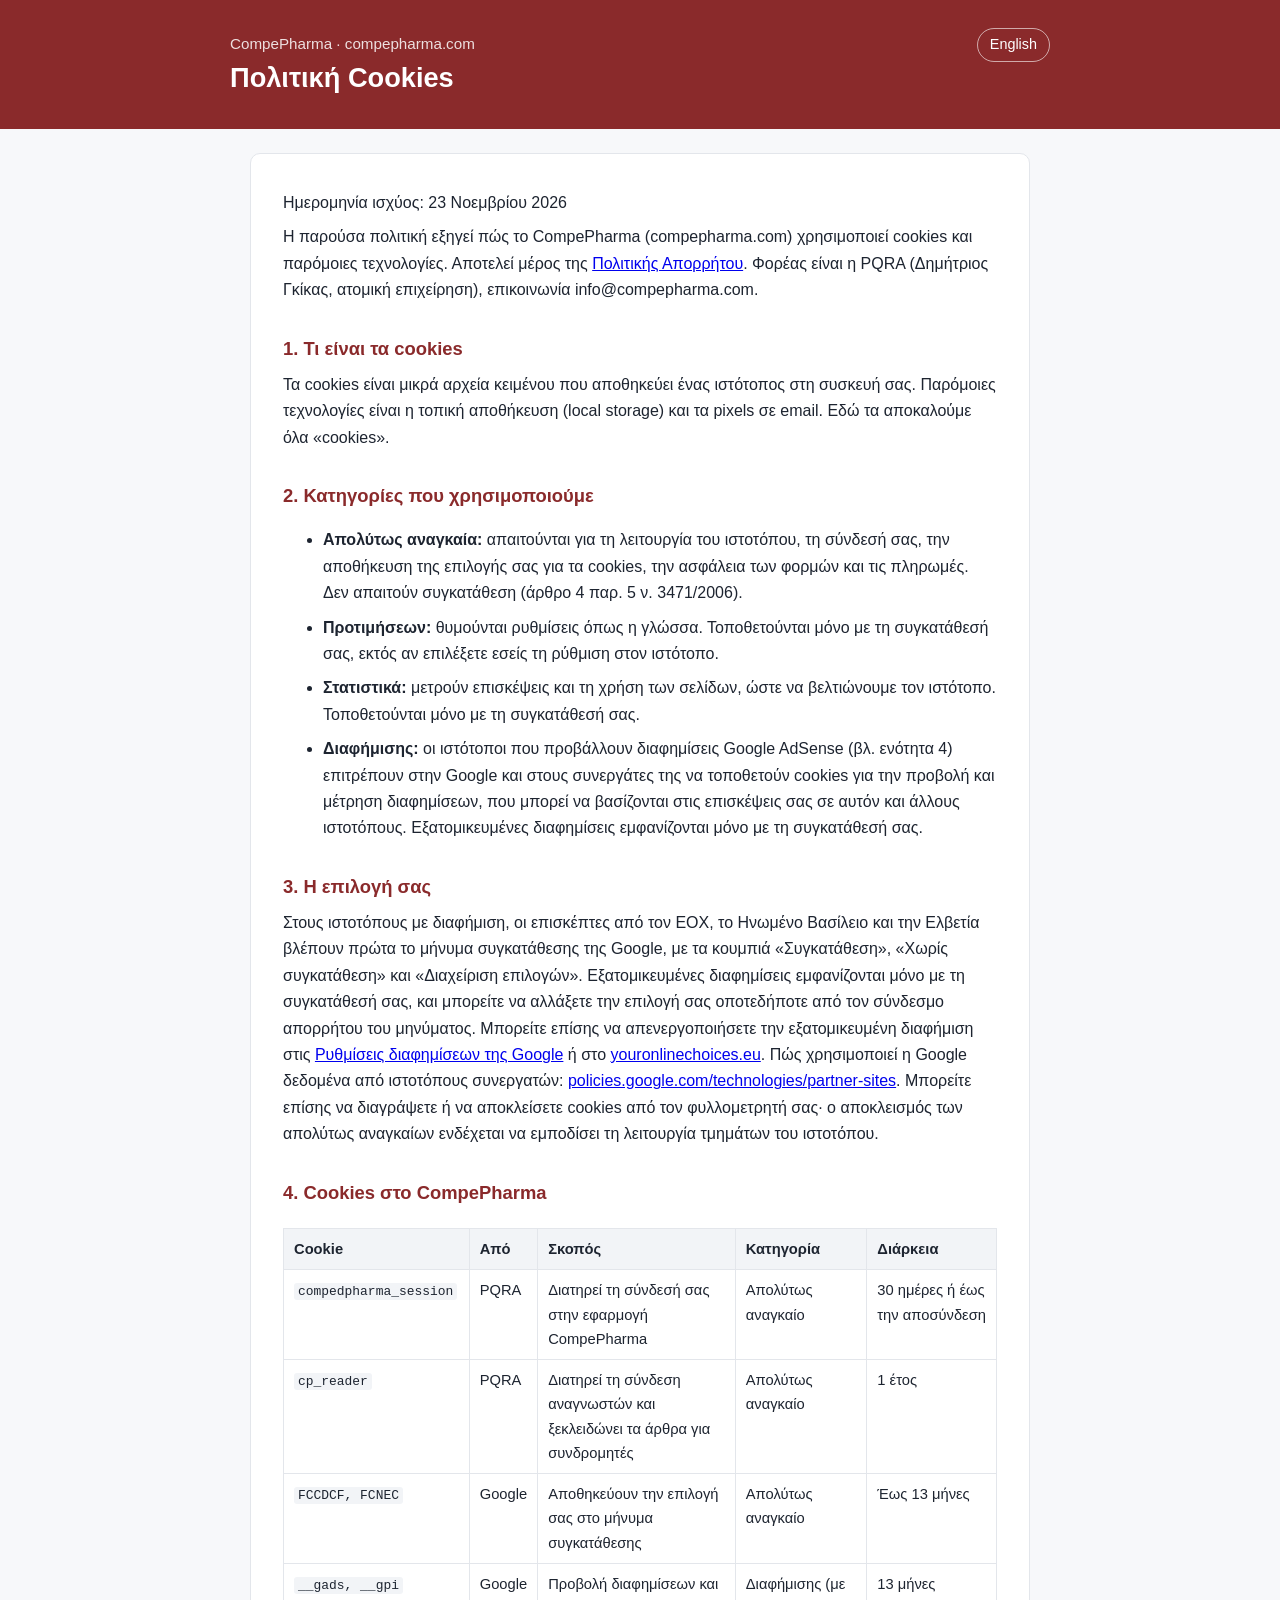
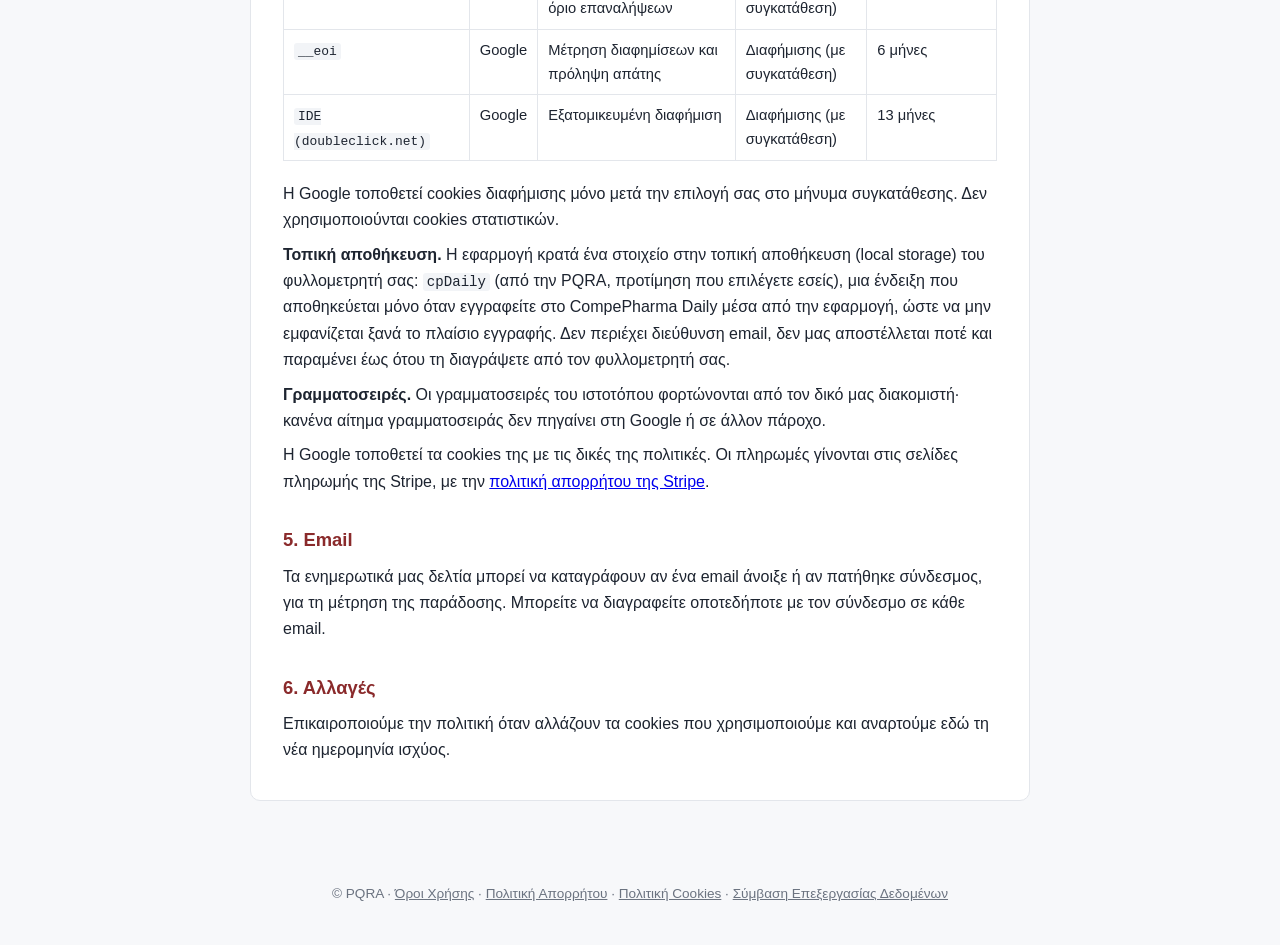
<file: static/legal/cookies-el.html>
<!DOCTYPE html>
<html lang="el">
<head>
<meta charset="utf-8">
<meta name="viewport" content="width=device-width,initial-scale=1">
<meta name="tdm-reservation" content="1">
<title>Πολιτική Cookies | CompePharma</title>
<style>
:root{--accent:#8a2a2b}
*{box-sizing:border-box}
body{margin:0;font:16px/1.65 -apple-system,BlinkMacSystemFont,"Segoe UI",Roboto,"Noto Sans",Arial,sans-serif;color:#1d2430;background:#f7f8fa}
header{background:var(--accent);color:#fff;padding:28px 20px}
header .wrap{display:flex;justify-content:space-between;align-items:baseline;gap:16px;flex-wrap:wrap}
header h1{margin:0;font-size:1.7rem;font-weight:650}
header .site{opacity:.85;font-size:.95rem}
header a{color:#fff;border:1px solid rgba(255,255,255,.6);padding:4px 12px;border-radius:999px;text-decoration:none;font-size:.9rem}
.wrap{max-width:820px;margin:0 auto}
main{padding:24px 20px 60px}
.card{background:#fff;border:1px solid #e3e6eb;border-radius:10px;padding:28px 32px;margin-bottom:22px}
nav.toc{font-size:.92rem}
nav.toc ul{columns:2;column-gap:28px;list-style:none;padding:0;margin:8px 0 0}
nav.toc a{color:var(--accent);text-decoration:none}
h2{font-size:1.15rem;margin:30px 0 8px;color:var(--accent)}
.card>h2:first-child{margin-top:0}
.part{font-size:.8rem;letter-spacing:.08em;text-transform:uppercase;color:#6b7380;margin:0 0 10px}
p,li{margin:8px 0}
mark{background:#fff3b0;padding:0 3px;border-radius:3px}
footer{color:#6b7380;font-size:.85rem;text-align:center;padding:0 20px 40px}
@media(max-width:600px){.card{padding:20px}nav.toc ul{columns:1}}
@media print{header{background:none;color:#000}header a,nav.toc{display:none}.card{border:none;padding:0}}

table{border-collapse:collapse;width:100%;font-size:.92rem;margin:12px 0}th,td{border:1px solid #e3e6eb;padding:8px 10px;text-align:left;vertical-align:top}th{background:#f2f4f7}.tw{overflow-x:auto}code{font-size:.88em;background:#f2f4f7;padding:1px 4px;border-radius:3px}footer a{color:inherit}
</style>
</head>
<body>
<header><div class="wrap"><div><div class="site"><a href="/" style="border:0;padding:0;font-size:inherit">CompePharma</a> · compepharma.com</div><h1>Πολιτική Cookies</h1></div>
<a href="/cookies">English</a></div></header>
<main class="wrap"><div class="card"><p>Ημερομηνία ισχύος: 23 Νοεμβρίου 2026</p>
<p>Η παρούσα πολιτική εξηγεί πώς το CompePharma (compepharma.com) χρησιμοποιεί cookies και παρόμοιες τεχνολογίες. Αποτελεί μέρος της <a href="/privacy/el">Πολιτικής Απορρήτου</a>. Φορέας είναι η PQRA (Δημήτριος Γκίκας, ατομική επιχείρηση), επικοινωνία info@compepharma.com.</p>
<h2>1. Τι είναι τα cookies</h2>
<p>Τα cookies είναι μικρά αρχεία κειμένου που αποθηκεύει ένας ιστότοπος στη συσκευή σας. Παρόμοιες τεχνολογίες είναι η τοπική αποθήκευση (local storage) και τα pixels σε email. Εδώ τα αποκαλούμε όλα «cookies».</p>
<h2>2. Κατηγορίες που χρησιμοποιούμε</h2>
<ul>
<li><strong>Απολύτως αναγκαία:</strong> απαιτούνται για τη λειτουργία του ιστοτόπου, τη σύνδεσή σας, την αποθήκευση της επιλογής σας για τα cookies, την ασφάλεια των φορμών και τις πληρωμές. Δεν απαιτούν συγκατάθεση (άρθρο 4 παρ. 5 ν. 3471/2006).</li>
<li><strong>Προτιμήσεων:</strong> θυμούνται ρυθμίσεις όπως η γλώσσα. Τοποθετούνται μόνο με τη συγκατάθεσή σας, εκτός αν επιλέξετε εσείς τη ρύθμιση στον ιστότοπο.</li>
<li><strong>Στατιστικά:</strong> μετρούν επισκέψεις και τη χρήση των σελίδων, ώστε να βελτιώνουμε τον ιστότοπο. Τοποθετούνται μόνο με τη συγκατάθεσή σας.</li>
<li><strong>Διαφήμισης:</strong> οι ιστότοποι που προβάλλουν διαφημίσεις Google AdSense (βλ. ενότητα 4) επιτρέπουν στην Google και στους συνεργάτες της να τοποθετούν cookies για την προβολή και μέτρηση διαφημίσεων, που μπορεί να βασίζονται στις επισκέψεις σας σε αυτόν και άλλους ιστοτόπους. Εξατομικευμένες διαφημίσεις εμφανίζονται μόνο με τη συγκατάθεσή σας.</li>
</ul>
<h2>3. Η επιλογή σας</h2>
<p>Στους ιστοτόπους με διαφήμιση, οι επισκέπτες από τον ΕΟΧ, το Ηνωμένο Βασίλειο και την Ελβετία βλέπουν πρώτα το μήνυμα συγκατάθεσης της Google, με τα κουμπιά «Συγκατάθεση», «Χωρίς συγκατάθεση» και «Διαχείριση επιλογών». Εξατομικευμένες διαφημίσεις εμφανίζονται μόνο με τη συγκατάθεσή σας, και μπορείτε να αλλάξετε την επιλογή σας οποτεδήποτε από τον σύνδεσμο απορρήτου του μηνύματος. Μπορείτε επίσης να απενεργοποιήσετε την εξατομικευμένη διαφήμιση στις <a href="https://adssettings.google.com">Ρυθμίσεις διαφημίσεων της Google</a> ή στο <a href="https://www.youronlinechoices.eu/">youronlinechoices.eu</a>. Πώς χρησιμοποιεί η Google δεδομένα από ιστοτόπους συνεργατών: <a href="https://policies.google.com/technologies/partner-sites">policies.google.com/technologies/partner-sites</a>. Μπορείτε επίσης να διαγράψετε ή να αποκλείσετε cookies από τον φυλλομετρητή σας· ο αποκλεισμός των απολύτως αναγκαίων ενδέχεται να εμποδίσει τη λειτουργία τμημάτων του ιστοτόπου.</p>
<h2>4. Cookies στο CompePharma</h2>
<div class="tw"><table>
<thead>
<tr>
<th>Cookie</th>
<th>Από</th>
<th>Σκοπός</th>
<th>Κατηγορία</th>
<th>Διάρκεια</th>
</tr>
</thead>
<tbody>
<tr>
<td><code>compedpharma_session</code></td>
<td>PQRA</td>
<td>Διατηρεί τη σύνδεσή σας στην εφαρμογή CompePharma</td>
<td>Απολύτως αναγκαίο</td>
<td>30 ημέρες ή έως την αποσύνδεση</td>
</tr>
<tr>
<td><code>cp_reader</code></td>
<td>PQRA</td>
<td>Διατηρεί τη σύνδεση αναγνωστών και ξεκλειδώνει τα άρθρα για συνδρομητές</td>
<td>Απολύτως αναγκαίο</td>
<td>1 έτος</td>
</tr>
<tr>
<td><code>FCCDCF, FCNEC</code></td>
<td>Google</td>
<td>Αποθηκεύουν την επιλογή σας στο μήνυμα συγκατάθεσης</td>
<td>Απολύτως αναγκαίο</td>
<td>Έως 13 μήνες</td>
</tr>
<tr>
<td><code>__gads, __gpi</code></td>
<td>Google</td>
<td>Προβολή διαφημίσεων και όριο επαναλήψεων</td>
<td>Διαφήμισης (με συγκατάθεση)</td>
<td>13 μήνες</td>
</tr>
<tr>
<td><code>__eoi</code></td>
<td>Google</td>
<td>Μέτρηση διαφημίσεων και πρόληψη απάτης</td>
<td>Διαφήμισης (με συγκατάθεση)</td>
<td>6 μήνες</td>
</tr>
<tr>
<td><code>IDE (doubleclick.net)</code></td>
<td>Google</td>
<td>Εξατομικευμένη διαφήμιση</td>
<td>Διαφήμισης (με συγκατάθεση)</td>
<td>13 μήνες</td>
</tr>
</tbody>
</table></div>
<p>Η Google τοποθετεί cookies διαφήμισης μόνο μετά την επιλογή σας στο μήνυμα συγκατάθεσης. Δεν χρησιμοποιούνται cookies στατιστικών.</p>
<p><strong>Τοπική αποθήκευση.</strong> Η εφαρμογή κρατά ένα στοιχείο στην τοπική αποθήκευση (local storage) του φυλλομετρητή σας: <code>cpDaily</code> (από την PQRA, προτίμηση που επιλέγετε εσείς), μια ένδειξη που αποθηκεύεται μόνο όταν εγγραφείτε στο CompePharma Daily μέσα από την εφαρμογή, ώστε να μην εμφανίζεται ξανά το πλαίσιο εγγραφής. Δεν περιέχει διεύθυνση email, δεν μας αποστέλλεται ποτέ και παραμένει έως ότου τη διαγράψετε από τον φυλλομετρητή σας.</p>
<p><strong>Γραμματοσειρές.</strong> Οι γραμματοσειρές του ιστοτόπου φορτώνονται από τον δικό μας διακομιστή· κανένα αίτημα γραμματοσειράς δεν πηγαίνει στη Google ή σε άλλον πάροχο.</p>
<p>Η Google τοποθετεί τα cookies της με τις δικές της πολιτικές. Οι πληρωμές γίνονται στις σελίδες πληρωμής της Stripe, με την <a href="https://stripe.com/privacy">πολιτική απορρήτου της Stripe</a>.</p>
<h2>5. Email</h2>
<p>Τα ενημερωτικά μας δελτία μπορεί να καταγράφουν αν ένα email άνοιξε ή αν πατήθηκε σύνδεσμος, για τη μέτρηση της παράδοσης. Μπορείτε να διαγραφείτε οποτεδήποτε με τον σύνδεσμο σε κάθε email.</p>
<h2>6. Αλλαγές</h2>
<p>Επικαιροποιούμε την πολιτική όταν αλλάζουν τα cookies που χρησιμοποιούμε και αναρτούμε εδώ τη νέα ημερομηνία ισχύος.</p></div></main>
<footer>© PQRA · <a href="/terms/el">Όροι Χρήσης</a> · <a href="/privacy/el">Πολιτική Απορρήτου</a> · <a href="/cookies/el">Πολιτική Cookies</a> · <a href="/dpa/el">Σύμβαση Επεξεργασίας Δεδομένων</a></footer>
</body>
</html>
</file>
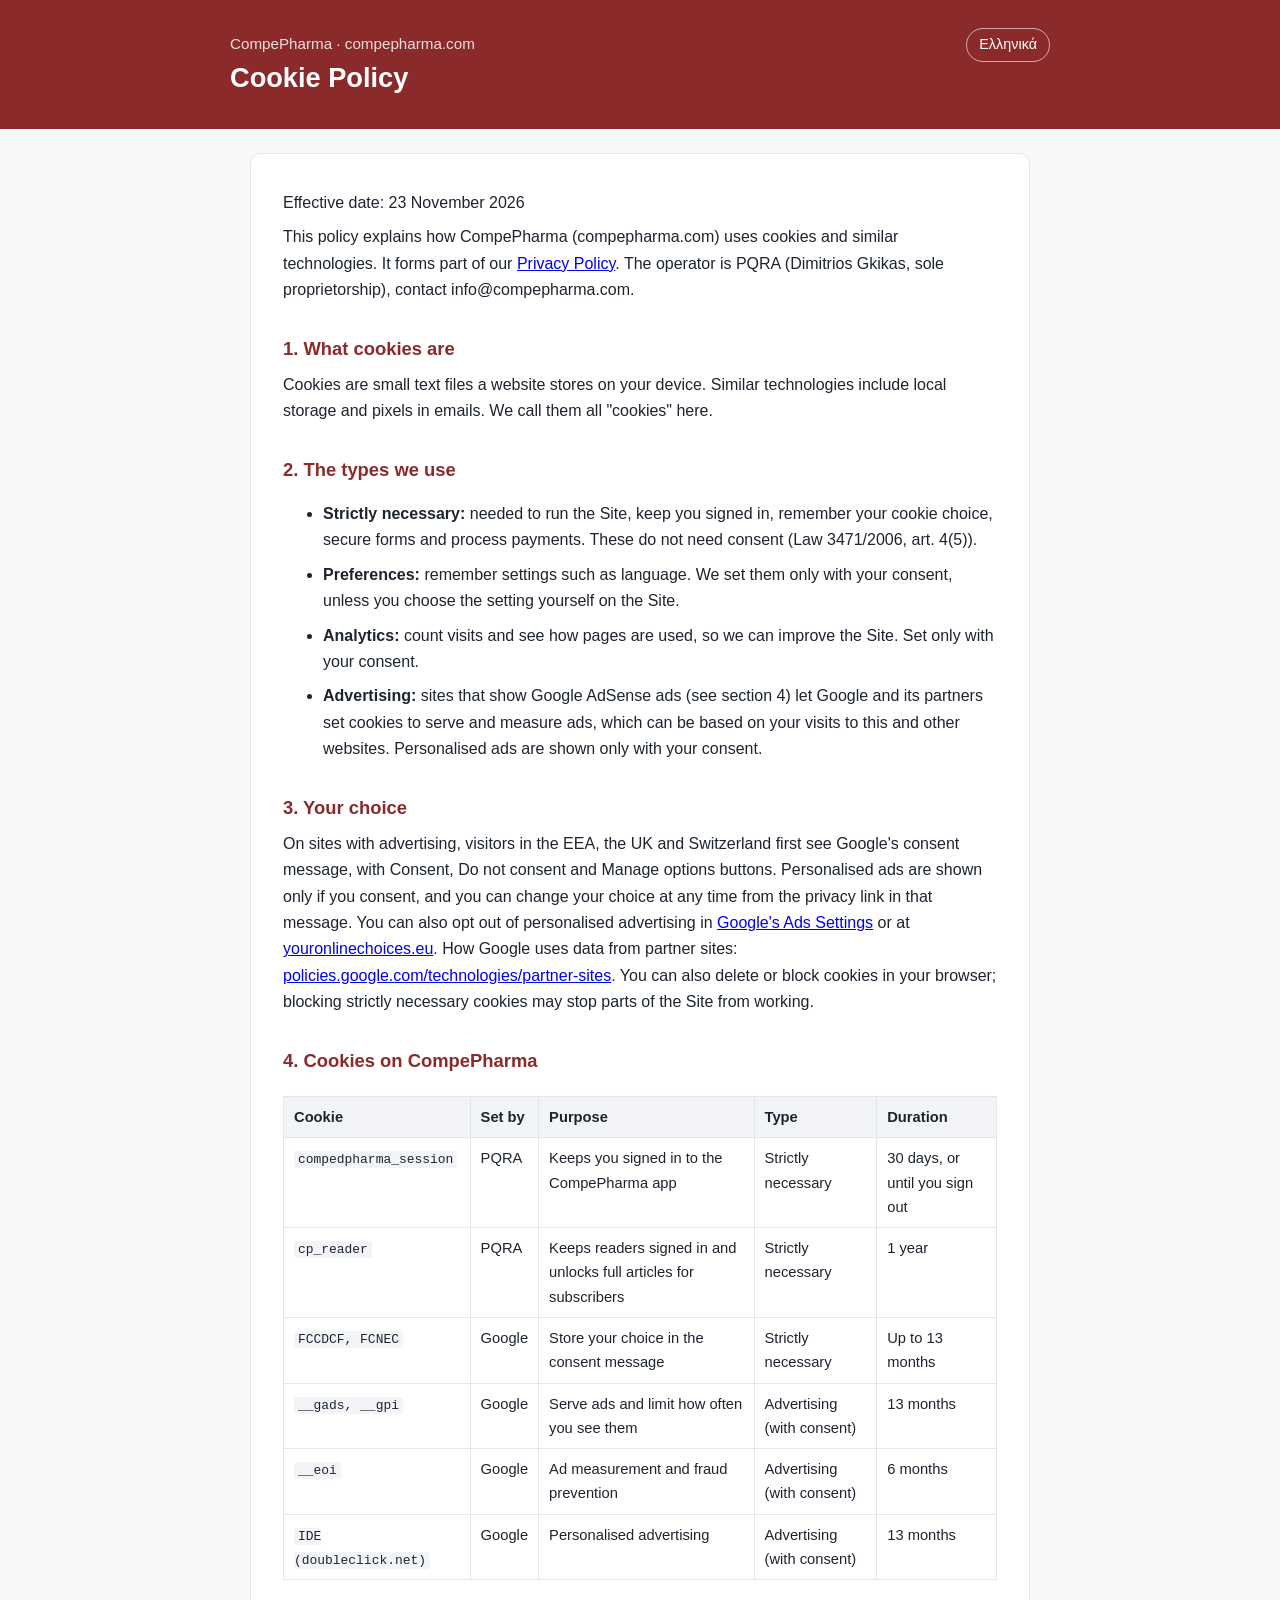
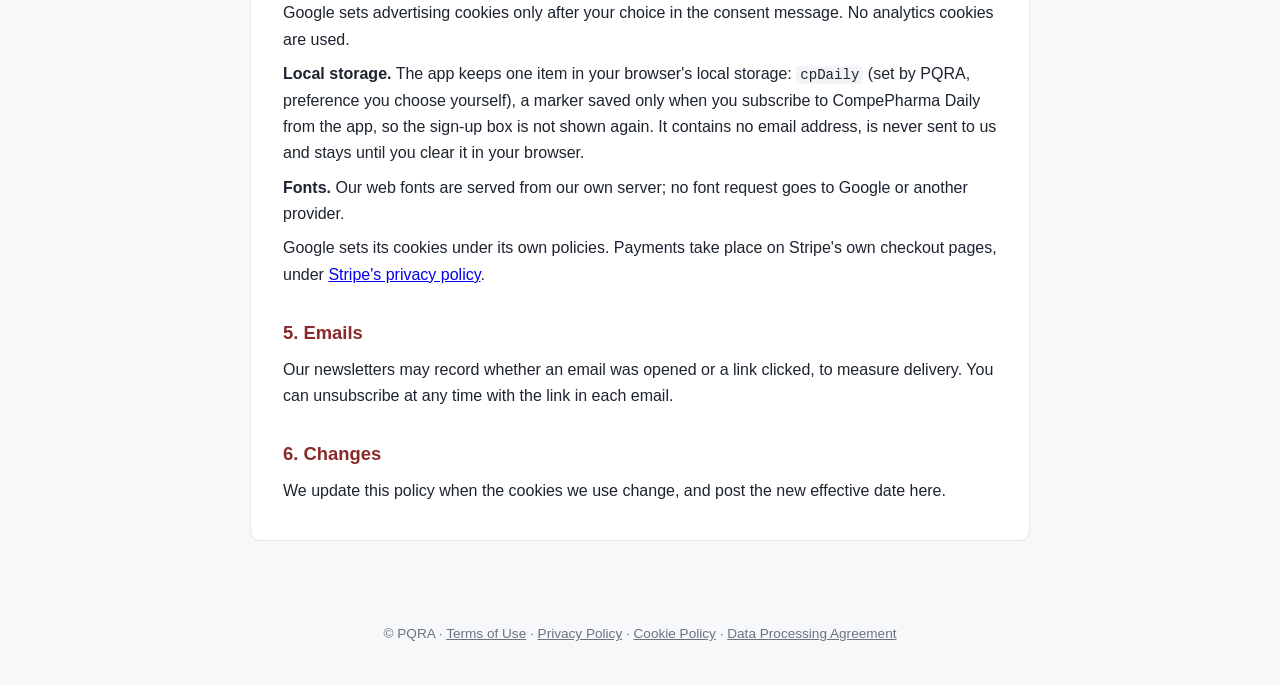
<file: static/legal/cookies-en.html>
<!DOCTYPE html>
<html lang="en">
<head>
<meta charset="utf-8">
<meta name="viewport" content="width=device-width,initial-scale=1">
<meta name="tdm-reservation" content="1">
<title>Cookie Policy | CompePharma</title>
<style>
:root{--accent:#8a2a2b}
*{box-sizing:border-box}
body{margin:0;font:16px/1.65 -apple-system,BlinkMacSystemFont,"Segoe UI",Roboto,"Noto Sans",Arial,sans-serif;color:#1d2430;background:#f7f8fa}
header{background:var(--accent);color:#fff;padding:28px 20px}
header .wrap{display:flex;justify-content:space-between;align-items:baseline;gap:16px;flex-wrap:wrap}
header h1{margin:0;font-size:1.7rem;font-weight:650}
header .site{opacity:.85;font-size:.95rem}
header a{color:#fff;border:1px solid rgba(255,255,255,.6);padding:4px 12px;border-radius:999px;text-decoration:none;font-size:.9rem}
.wrap{max-width:820px;margin:0 auto}
main{padding:24px 20px 60px}
.card{background:#fff;border:1px solid #e3e6eb;border-radius:10px;padding:28px 32px;margin-bottom:22px}
nav.toc{font-size:.92rem}
nav.toc ul{columns:2;column-gap:28px;list-style:none;padding:0;margin:8px 0 0}
nav.toc a{color:var(--accent);text-decoration:none}
h2{font-size:1.15rem;margin:30px 0 8px;color:var(--accent)}
.card>h2:first-child{margin-top:0}
.part{font-size:.8rem;letter-spacing:.08em;text-transform:uppercase;color:#6b7380;margin:0 0 10px}
p,li{margin:8px 0}
mark{background:#fff3b0;padding:0 3px;border-radius:3px}
footer{color:#6b7380;font-size:.85rem;text-align:center;padding:0 20px 40px}
@media(max-width:600px){.card{padding:20px}nav.toc ul{columns:1}}
@media print{header{background:none;color:#000}header a,nav.toc{display:none}.card{border:none;padding:0}}

table{border-collapse:collapse;width:100%;font-size:.92rem;margin:12px 0}th,td{border:1px solid #e3e6eb;padding:8px 10px;text-align:left;vertical-align:top}th{background:#f2f4f7}.tw{overflow-x:auto}code{font-size:.88em;background:#f2f4f7;padding:1px 4px;border-radius:3px}footer a{color:inherit}
</style>
</head>
<body>
<header><div class="wrap"><div><div class="site"><a href="/" style="border:0;padding:0;font-size:inherit">CompePharma</a> · compepharma.com</div><h1>Cookie Policy</h1></div>
<a href="/cookies/el">Ελληνικά</a></div></header>
<main class="wrap"><div class="card"><p>Effective date: 23 November 2026</p>
<p>This policy explains how CompePharma (compepharma.com) uses cookies and similar technologies. It forms part of our <a href="/privacy">Privacy Policy</a>. The operator is PQRA (Dimitrios Gkikas, sole proprietorship), contact info@compepharma.com.</p>
<h2>1. What cookies are</h2>
<p>Cookies are small text files a website stores on your device. Similar technologies include local storage and pixels in emails. We call them all "cookies" here.</p>
<h2>2. The types we use</h2>
<ul>
<li><strong>Strictly necessary:</strong> needed to run the Site, keep you signed in, remember your cookie choice, secure forms and process payments. These do not need consent (Law 3471/2006, art. 4(5)).</li>
<li><strong>Preferences:</strong> remember settings such as language. We set them only with your consent, unless you choose the setting yourself on the Site.</li>
<li><strong>Analytics:</strong> count visits and see how pages are used, so we can improve the Site. Set only with your consent.</li>
<li><strong>Advertising:</strong> sites that show Google AdSense ads (see section 4) let Google and its partners set cookies to serve and measure ads, which can be based on your visits to this and other websites. Personalised ads are shown only with your consent.</li>
</ul>
<h2>3. Your choice</h2>
<p>On sites with advertising, visitors in the EEA, the UK and Switzerland first see Google's consent message, with Consent, Do not consent and Manage options buttons. Personalised ads are shown only if you consent, and you can change your choice at any time from the privacy link in that message. You can also opt out of personalised advertising in <a href="https://adssettings.google.com">Google's Ads Settings</a> or at <a href="https://www.youronlinechoices.eu/">youronlinechoices.eu</a>. How Google uses data from partner sites: <a href="https://policies.google.com/technologies/partner-sites">policies.google.com/technologies/partner-sites</a>. You can also delete or block cookies in your browser; blocking strictly necessary cookies may stop parts of the Site from working.</p>
<h2>4. Cookies on CompePharma</h2>
<div class="tw"><table>
<thead>
<tr>
<th>Cookie</th>
<th>Set by</th>
<th>Purpose</th>
<th>Type</th>
<th>Duration</th>
</tr>
</thead>
<tbody>
<tr>
<td><code>compedpharma_session</code></td>
<td>PQRA</td>
<td>Keeps you signed in to the CompePharma app</td>
<td>Strictly necessary</td>
<td>30 days, or until you sign out</td>
</tr>
<tr>
<td><code>cp_reader</code></td>
<td>PQRA</td>
<td>Keeps readers signed in and unlocks full articles for subscribers</td>
<td>Strictly necessary</td>
<td>1 year</td>
</tr>
<tr>
<td><code>FCCDCF, FCNEC</code></td>
<td>Google</td>
<td>Store your choice in the consent message</td>
<td>Strictly necessary</td>
<td>Up to 13 months</td>
</tr>
<tr>
<td><code>__gads, __gpi</code></td>
<td>Google</td>
<td>Serve ads and limit how often you see them</td>
<td>Advertising (with consent)</td>
<td>13 months</td>
</tr>
<tr>
<td><code>__eoi</code></td>
<td>Google</td>
<td>Ad measurement and fraud prevention</td>
<td>Advertising (with consent)</td>
<td>6 months</td>
</tr>
<tr>
<td><code>IDE (doubleclick.net)</code></td>
<td>Google</td>
<td>Personalised advertising</td>
<td>Advertising (with consent)</td>
<td>13 months</td>
</tr>
</tbody>
</table></div>
<p>Google sets advertising cookies only after your choice in the consent message. No analytics cookies are used.</p>
<p><strong>Local storage.</strong> The app keeps one item in your browser's local storage: <code>cpDaily</code> (set by PQRA, preference you choose yourself), a marker saved only when you subscribe to CompePharma Daily from the app, so the sign-up box is not shown again. It contains no email address, is never sent to us and stays until you clear it in your browser.</p>
<p><strong>Fonts.</strong> Our web fonts are served from our own server; no font request goes to Google or another provider.</p>
<p>Google sets its cookies under its own policies. Payments take place on Stripe's own checkout pages, under <a href="https://stripe.com/privacy">Stripe's privacy policy</a>.</p>
<h2>5. Emails</h2>
<p>Our newsletters may record whether an email was opened or a link clicked, to measure delivery. You can unsubscribe at any time with the link in each email.</p>
<h2>6. Changes</h2>
<p>We update this policy when the cookies we use change, and post the new effective date here.</p></div></main>
<footer>© PQRA · <a href="/terms">Terms of Use</a> · <a href="/privacy">Privacy Policy</a> · <a href="/cookies">Cookie Policy</a> · <a href="/dpa">Data Processing Agreement</a></footer>
</body>
</html>
</file>
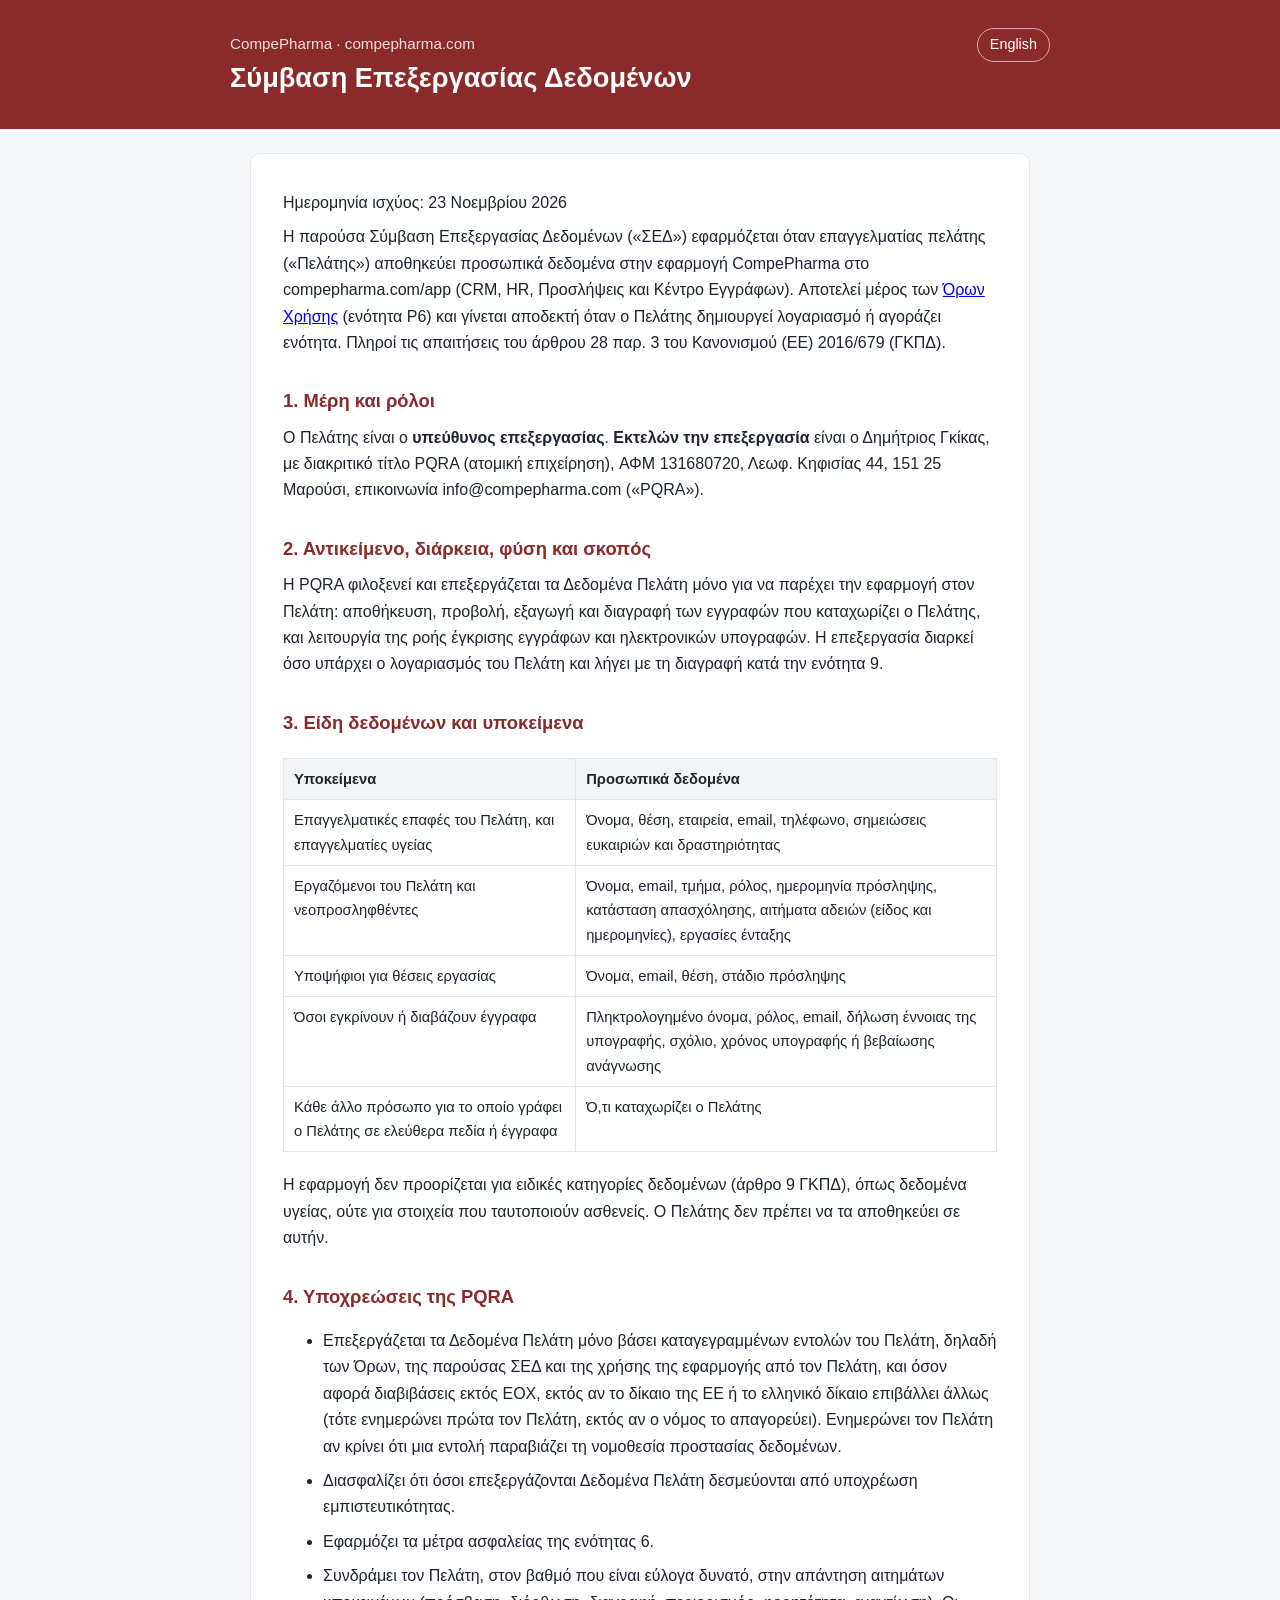
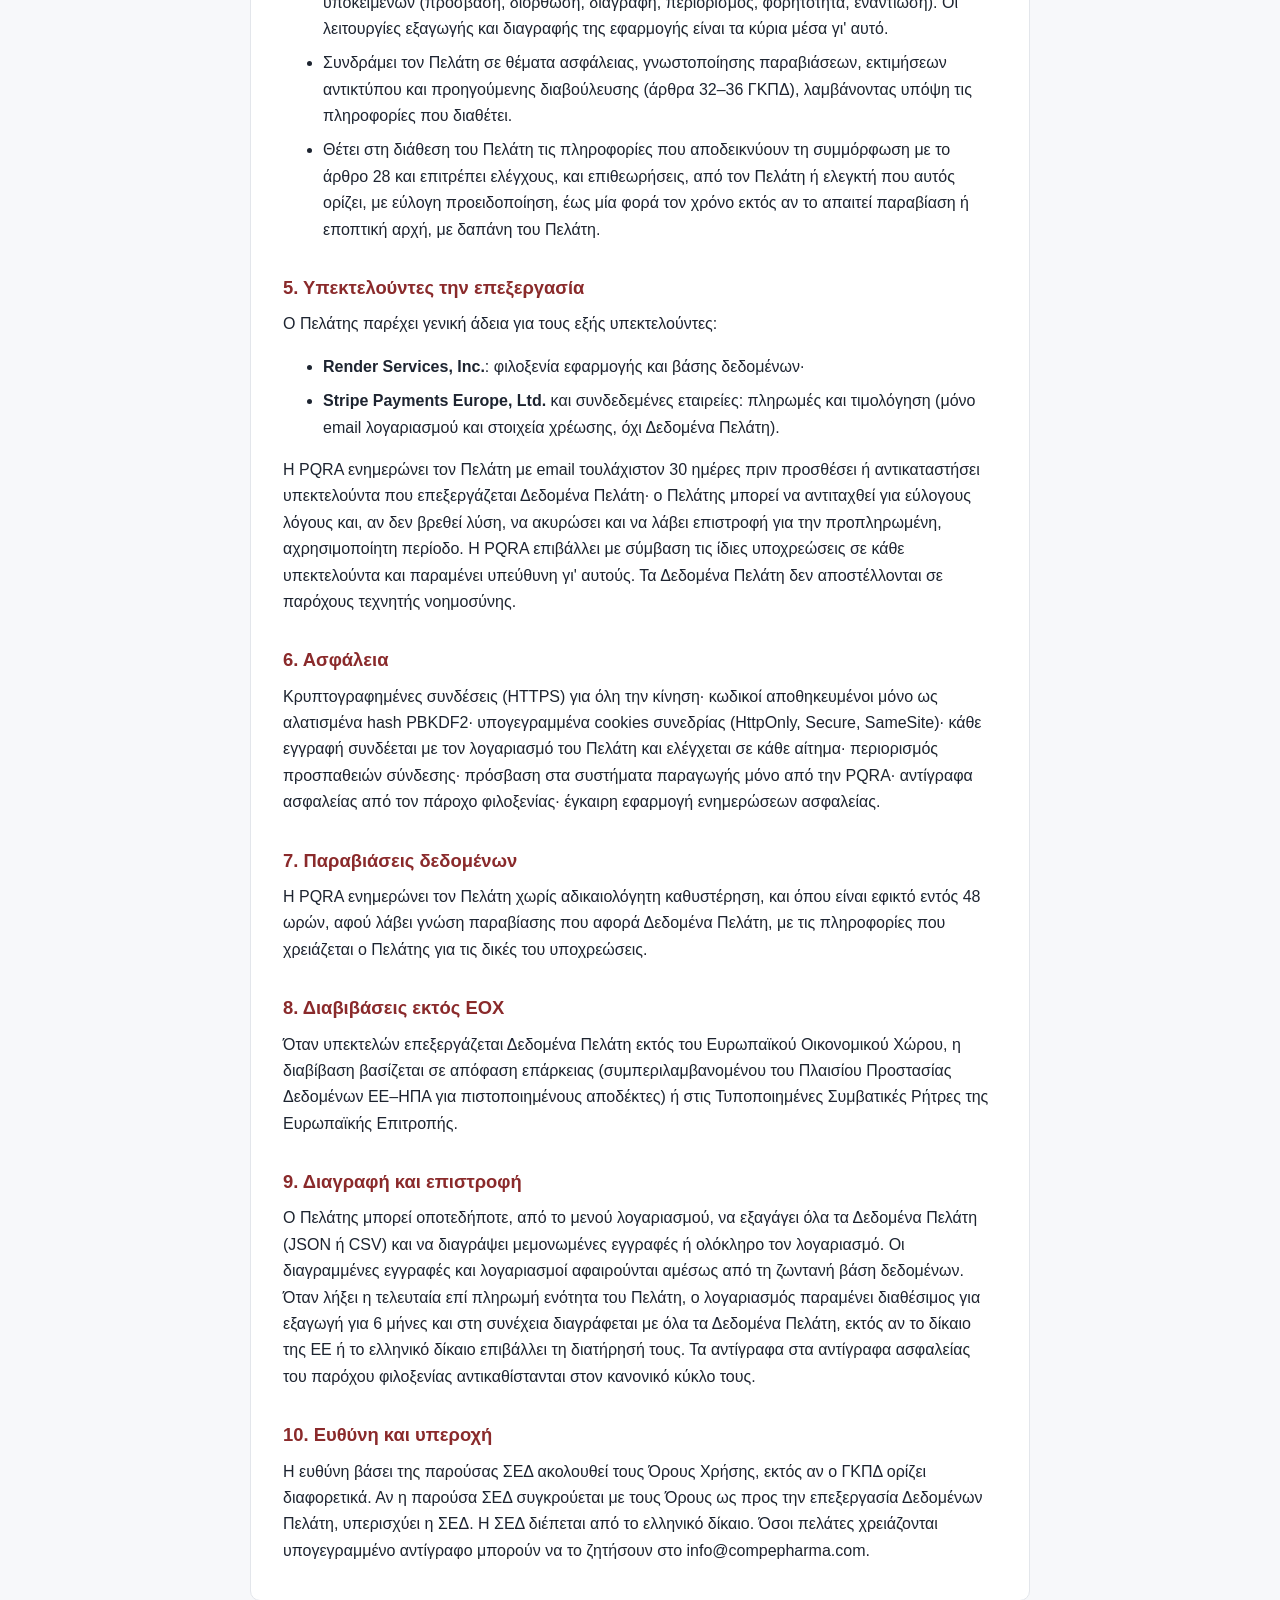
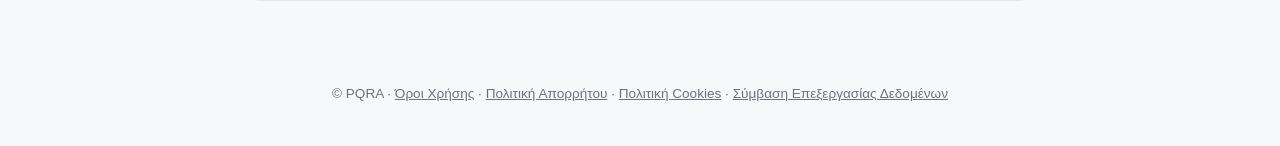
<file: static/legal/dpa-el.html>
<!DOCTYPE html>
<html lang="el">
<head>
<meta charset="utf-8">
<meta name="viewport" content="width=device-width,initial-scale=1">
<meta name="tdm-reservation" content="1">
<title>Σύμβαση Επεξεργασίας Δεδομένων | CompePharma</title>
<style>
:root{--accent:#8a2a2b}
*{box-sizing:border-box}
body{margin:0;font:16px/1.65 -apple-system,BlinkMacSystemFont,"Segoe UI",Roboto,"Noto Sans",Arial,sans-serif;color:#1d2430;background:#f7f8fa}
header{background:var(--accent);color:#fff;padding:28px 20px}
header .wrap{display:flex;justify-content:space-between;align-items:baseline;gap:16px;flex-wrap:wrap}
header h1{margin:0;font-size:1.7rem;font-weight:650}
header .site{opacity:.85;font-size:.95rem}
header a{color:#fff;border:1px solid rgba(255,255,255,.6);padding:4px 12px;border-radius:999px;text-decoration:none;font-size:.9rem}
.wrap{max-width:820px;margin:0 auto}
main{padding:24px 20px 60px}
.card{background:#fff;border:1px solid #e3e6eb;border-radius:10px;padding:28px 32px;margin-bottom:22px}
nav.toc{font-size:.92rem}
nav.toc ul{columns:2;column-gap:28px;list-style:none;padding:0;margin:8px 0 0}
nav.toc a{color:var(--accent);text-decoration:none}
h2{font-size:1.15rem;margin:30px 0 8px;color:var(--accent)}
.card>h2:first-child{margin-top:0}
.part{font-size:.8rem;letter-spacing:.08em;text-transform:uppercase;color:#6b7380;margin:0 0 10px}
p,li{margin:8px 0}
mark{background:#fff3b0;padding:0 3px;border-radius:3px}
footer{color:#6b7380;font-size:.85rem;text-align:center;padding:0 20px 40px}
@media(max-width:600px){.card{padding:20px}nav.toc ul{columns:1}}
@media print{header{background:none;color:#000}header a,nav.toc{display:none}.card{border:none;padding:0}}

table{border-collapse:collapse;width:100%;font-size:.92rem;margin:12px 0}th,td{border:1px solid #e3e6eb;padding:8px 10px;text-align:left;vertical-align:top}th{background:#f2f4f7}.tw{overflow-x:auto}code{font-size:.88em;background:#f2f4f7;padding:1px 4px;border-radius:3px}footer a{color:inherit}
</style>
</head>
<body>
<header><div class="wrap"><div><div class="site"><a href="/" style="border:0;padding:0;font-size:inherit">CompePharma</a> · compepharma.com</div><h1>Σύμβαση Επεξεργασίας Δεδομένων</h1></div>
<a href="/dpa">English</a></div></header>
<main class="wrap"><div class="card"><p>Ημερομηνία ισχύος: 23 Νοεμβρίου 2026</p>
<p>Η παρούσα Σύμβαση Επεξεργασίας Δεδομένων («ΣΕΔ») εφαρμόζεται όταν επαγγελματίας πελάτης («Πελάτης») αποθηκεύει προσωπικά δεδομένα στην εφαρμογή CompePharma στο compepharma.com/app (CRM, HR, Προσλήψεις και Κέντρο Εγγράφων). Αποτελεί μέρος των <a href="/terms/el">Όρων Χρήσης</a> (ενότητα P6) και γίνεται αποδεκτή όταν ο Πελάτης δημιουργεί λογαριασμό ή αγοράζει ενότητα. Πληροί τις απαιτήσεις του άρθρου 28 παρ. 3 του Κανονισμού (ΕΕ) 2016/679 (ΓΚΠΔ).</p>
<h2>1. Μέρη και ρόλοι</h2>
<p>Ο Πελάτης είναι ο <strong>υπεύθυνος επεξεργασίας</strong>. <strong>Εκτελών την επεξεργασία</strong> είναι ο Δημήτριος Γκίκας, με διακριτικό τίτλο PQRA (ατομική επιχείρηση), ΑΦΜ 131680720, Λεωφ. Κηφισίας 44, 151 25 Μαρούσι, επικοινωνία info@compepharma.com («PQRA»).</p>
<h2>2. Αντικείμενο, διάρκεια, φύση και σκοπός</h2>
<p>Η PQRA φιλοξενεί και επεξεργάζεται τα Δεδομένα Πελάτη μόνο για να παρέχει την εφαρμογή στον Πελάτη: αποθήκευση, προβολή, εξαγωγή και διαγραφή των εγγραφών που καταχωρίζει ο Πελάτης, και λειτουργία της ροής έγκρισης εγγράφων και ηλεκτρονικών υπογραφών. Η επεξεργασία διαρκεί όσο υπάρχει ο λογαριασμός του Πελάτη και λήγει με τη διαγραφή κατά την ενότητα 9.</p>
<h2>3. Είδη δεδομένων και υποκείμενα</h2>
<div class="tw"><table>
<thead><tr><th>Υποκείμενα</th><th>Προσωπικά δεδομένα</th></tr></thead>
<tbody>
<tr><td>Επαγγελματικές επαφές του Πελάτη, και επαγγελματίες υγείας</td><td>Όνομα, θέση, εταιρεία, email, τηλέφωνο, σημειώσεις ευκαιριών και δραστηριότητας</td></tr>
<tr><td>Εργαζόμενοι του Πελάτη και νεοπροσληφθέντες</td><td>Όνομα, email, τμήμα, ρόλος, ημερομηνία πρόσληψης, κατάσταση απασχόλησης, αιτήματα αδειών (είδος και ημερομηνίες), εργασίες ένταξης</td></tr>
<tr><td>Υποψήφιοι για θέσεις εργασίας</td><td>Όνομα, email, θέση, στάδιο πρόσληψης</td></tr>
<tr><td>Όσοι εγκρίνουν ή διαβάζουν έγγραφα</td><td>Πληκτρολογημένο όνομα, ρόλος, email, δήλωση έννοιας της υπογραφής, σχόλιο, χρόνος υπογραφής ή βεβαίωσης ανάγνωσης</td></tr>
<tr><td>Κάθε άλλο πρόσωπο για το οποίο γράφει ο Πελάτης σε ελεύθερα πεδία ή έγγραφα</td><td>Ό,τι καταχωρίζει ο Πελάτης</td></tr>
</tbody></table></div>
<p>Η εφαρμογή δεν προορίζεται για ειδικές κατηγορίες δεδομένων (άρθρο 9 ΓΚΠΔ), όπως δεδομένα υγείας, ούτε για στοιχεία που ταυτοποιούν ασθενείς. Ο Πελάτης δεν πρέπει να τα αποθηκεύει σε αυτήν.</p>
<h2>4. Υποχρεώσεις της PQRA</h2>
<ul>
<li>Επεξεργάζεται τα Δεδομένα Πελάτη μόνο βάσει καταγεγραμμένων εντολών του Πελάτη, δηλαδή των Όρων, της παρούσας ΣΕΔ και της χρήσης της εφαρμογής από τον Πελάτη, και όσον αφορά διαβιβάσεις εκτός ΕΟΧ, εκτός αν το δίκαιο της ΕΕ ή το ελληνικό δίκαιο επιβάλλει άλλως (τότε ενημερώνει πρώτα τον Πελάτη, εκτός αν ο νόμος το απαγορεύει). Ενημερώνει τον Πελάτη αν κρίνει ότι μια εντολή παραβιάζει τη νομοθεσία προστασίας δεδομένων.</li>
<li>Διασφαλίζει ότι όσοι επεξεργάζονται Δεδομένα Πελάτη δεσμεύονται από υποχρέωση εμπιστευτικότητας.</li>
<li>Εφαρμόζει τα μέτρα ασφαλείας της ενότητας 6.</li>
<li>Συνδράμει τον Πελάτη, στον βαθμό που είναι εύλογα δυνατό, στην απάντηση αιτημάτων υποκειμένων (πρόσβαση, διόρθωση, διαγραφή, περιορισμός, φορητότητα, εναντίωση). Οι λειτουργίες εξαγωγής και διαγραφής της εφαρμογής είναι τα κύρια μέσα γι' αυτό.</li>
<li>Συνδράμει τον Πελάτη σε θέματα ασφάλειας, γνωστοποίησης παραβιάσεων, εκτιμήσεων αντικτύπου και προηγούμενης διαβούλευσης (άρθρα 32–36 ΓΚΠΔ), λαμβάνοντας υπόψη τις πληροφορίες που διαθέτει.</li>
<li>Θέτει στη διάθεση του Πελάτη τις πληροφορίες που αποδεικνύουν τη συμμόρφωση με το άρθρο 28 και επιτρέπει ελέγχους, και επιθεωρήσεις, από τον Πελάτη ή ελεγκτή που αυτός ορίζει, με εύλογη προειδοποίηση, έως μία φορά τον χρόνο εκτός αν το απαιτεί παραβίαση ή εποπτική αρχή, με δαπάνη του Πελάτη.</li>
</ul>
<h2>5. Υπεκτελούντες την επεξεργασία</h2>
<p>Ο Πελάτης παρέχει γενική άδεια για τους εξής υπεκτελούντες:</p>
<ul>
<li><strong>Render Services, Inc.</strong>: φιλοξενία εφαρμογής και βάσης δεδομένων·</li>
<li><strong>Stripe Payments Europe, Ltd.</strong> και συνδεδεμένες εταιρείες: πληρωμές και τιμολόγηση (μόνο email λογαριασμού και στοιχεία χρέωσης, όχι Δεδομένα Πελάτη).</li>
</ul>
<p>Η PQRA ενημερώνει τον Πελάτη με email τουλάχιστον 30 ημέρες πριν προσθέσει ή αντικαταστήσει υπεκτελούντα που επεξεργάζεται Δεδομένα Πελάτη· ο Πελάτης μπορεί να αντιταχθεί για εύλογους λόγους και, αν δεν βρεθεί λύση, να ακυρώσει και να λάβει επιστροφή για την προπληρωμένη, αχρησιμοποίητη περίοδο. Η PQRA επιβάλλει με σύμβαση τις ίδιες υποχρεώσεις σε κάθε υπεκτελούντα και παραμένει υπεύθυνη γι' αυτούς. Τα Δεδομένα Πελάτη δεν αποστέλλονται σε παρόχους τεχνητής νοημοσύνης.</p>
<h2>6. Ασφάλεια</h2>
<p>Κρυπτογραφημένες συνδέσεις (HTTPS) για όλη την κίνηση· κωδικοί αποθηκευμένοι μόνο ως αλατισμένα hash PBKDF2· υπογεγραμμένα cookies συνεδρίας (HttpOnly, Secure, SameSite)· κάθε εγγραφή συνδέεται με τον λογαριασμό του Πελάτη και ελέγχεται σε κάθε αίτημα· περιορισμός προσπαθειών σύνδεσης· πρόσβαση στα συστήματα παραγωγής μόνο από την PQRA· αντίγραφα ασφαλείας από τον πάροχο φιλοξενίας· έγκαιρη εφαρμογή ενημερώσεων ασφαλείας.</p>
<h2>7. Παραβιάσεις δεδομένων</h2>
<p>Η PQRA ενημερώνει τον Πελάτη χωρίς αδικαιολόγητη καθυστέρηση, και όπου είναι εφικτό εντός 48 ωρών, αφού λάβει γνώση παραβίασης που αφορά Δεδομένα Πελάτη, με τις πληροφορίες που χρειάζεται ο Πελάτης για τις δικές του υποχρεώσεις.</p>
<h2>8. Διαβιβάσεις εκτός ΕΟΧ</h2>
<p>Όταν υπεκτελών επεξεργάζεται Δεδομένα Πελάτη εκτός του Ευρωπαϊκού Οικονομικού Χώρου, η διαβίβαση βασίζεται σε απόφαση επάρκειας (συμπεριλαμβανομένου του Πλαισίου Προστασίας Δεδομένων ΕΕ–ΗΠΑ για πιστοποιημένους αποδέκτες) ή στις Τυποποιημένες Συμβατικές Ρήτρες της Ευρωπαϊκής Επιτροπής.</p>
<h2>9. Διαγραφή και επιστροφή</h2>
<p>Ο Πελάτης μπορεί οποτεδήποτε, από το μενού λογαριασμού, να εξαγάγει όλα τα Δεδομένα Πελάτη (JSON ή CSV) και να διαγράψει μεμονωμένες εγγραφές ή ολόκληρο τον λογαριασμό. Οι διαγραμμένες εγγραφές και λογαριασμοί αφαιρούνται αμέσως από τη ζωντανή βάση δεδομένων. Όταν λήξει η τελευταία επί πληρωμή ενότητα του Πελάτη, ο λογαριασμός παραμένει διαθέσιμος για εξαγωγή για 6 μήνες και στη συνέχεια διαγράφεται με όλα τα Δεδομένα Πελάτη, εκτός αν το δίκαιο της ΕΕ ή το ελληνικό δίκαιο επιβάλλει τη διατήρησή τους. Τα αντίγραφα στα αντίγραφα ασφαλείας του παρόχου φιλοξενίας αντικαθίστανται στον κανονικό κύκλο τους.</p>
<h2>10. Ευθύνη και υπεροχή</h2>
<p>Η ευθύνη βάσει της παρούσας ΣΕΔ ακολουθεί τους Όρους Χρήσης, εκτός αν ο ΓΚΠΔ ορίζει διαφορετικά. Αν η παρούσα ΣΕΔ συγκρούεται με τους Όρους ως προς την επεξεργασία Δεδομένων Πελάτη, υπερισχύει η ΣΕΔ. Η ΣΕΔ διέπεται από το ελληνικό δίκαιο. Όσοι πελάτες χρειάζονται υπογεγραμμένο αντίγραφο μπορούν να το ζητήσουν στο info@compepharma.com.</p>
</div></main>
<footer>© PQRA · <a href="/terms/el">Όροι Χρήσης</a> · <a href="/privacy/el">Πολιτική Απορρήτου</a> · <a href="/cookies/el">Πολιτική Cookies</a> · <a href="/dpa/el">Σύμβαση Επεξεργασίας Δεδομένων</a></footer>
</body>
</html>
</file>
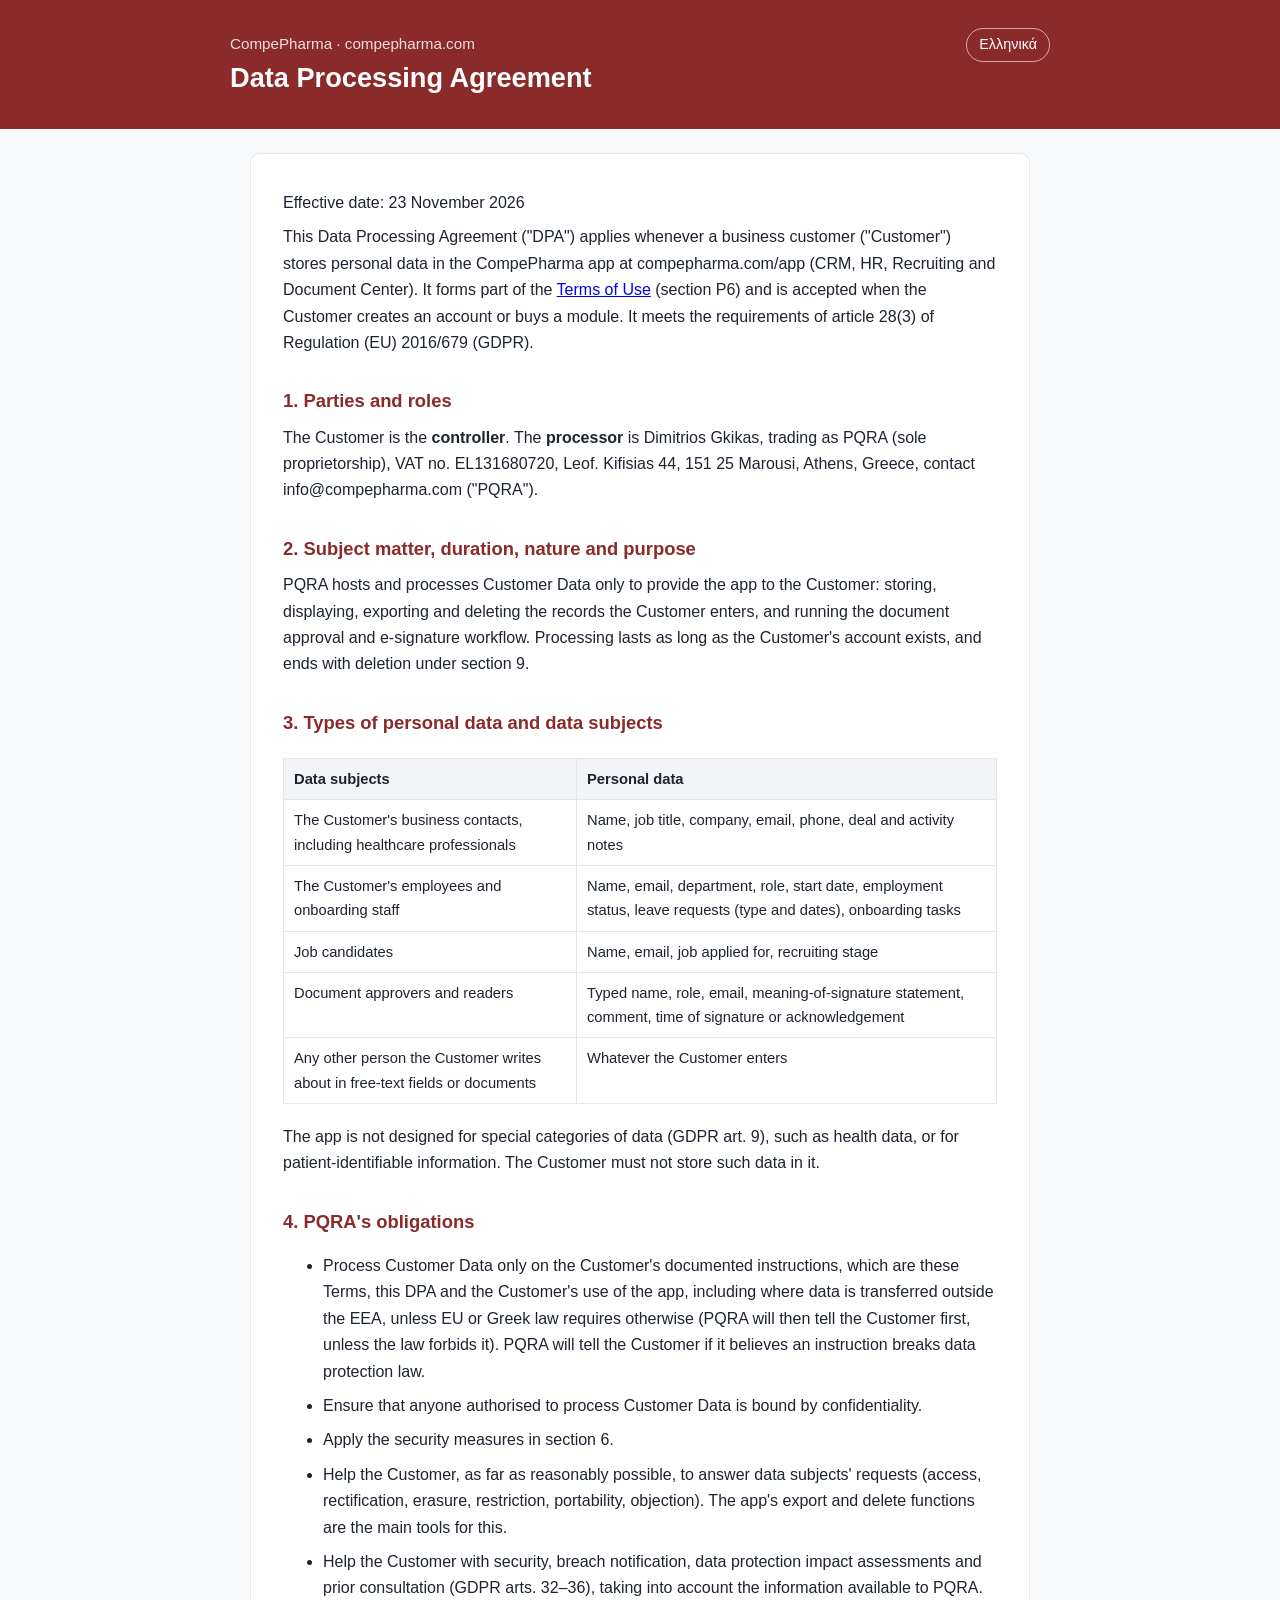
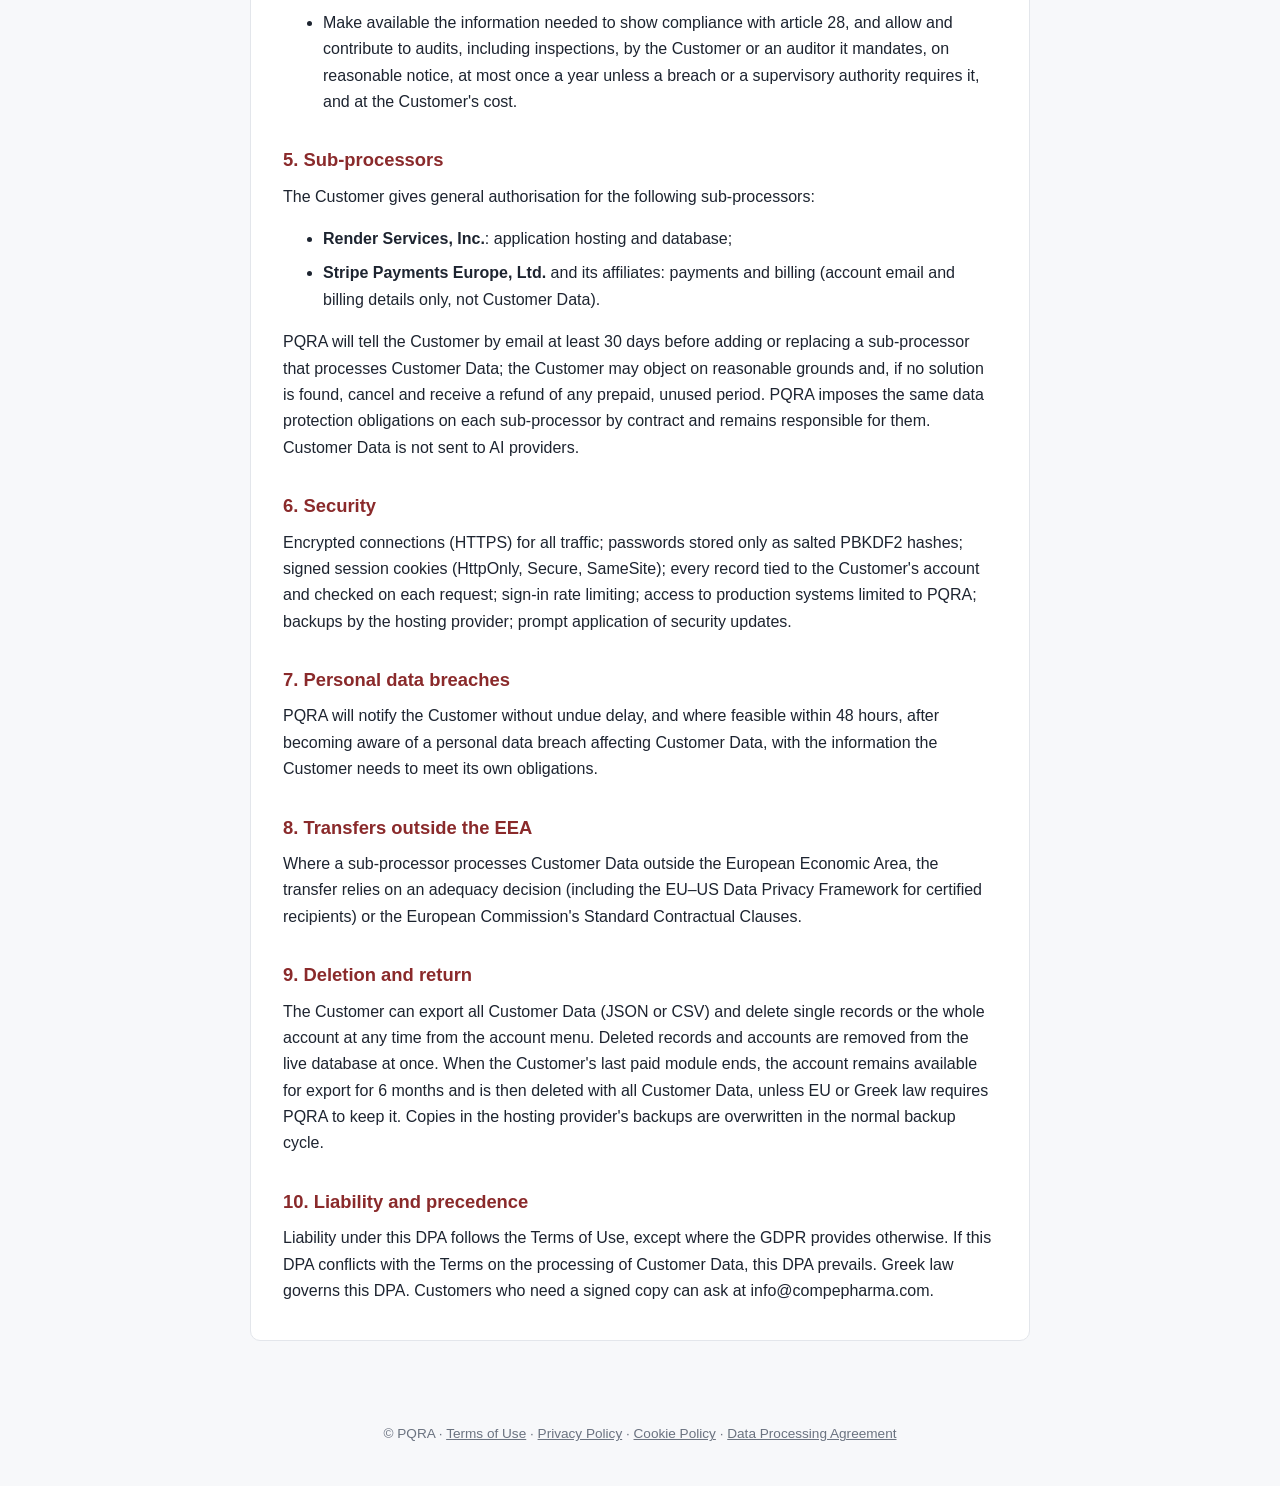
<file: static/legal/dpa-en.html>
<!DOCTYPE html>
<html lang="en">
<head>
<meta charset="utf-8">
<meta name="viewport" content="width=device-width,initial-scale=1">
<meta name="tdm-reservation" content="1">
<title>Data Processing Agreement | CompePharma</title>
<style>
:root{--accent:#8a2a2b}
*{box-sizing:border-box}
body{margin:0;font:16px/1.65 -apple-system,BlinkMacSystemFont,"Segoe UI",Roboto,"Noto Sans",Arial,sans-serif;color:#1d2430;background:#f7f8fa}
header{background:var(--accent);color:#fff;padding:28px 20px}
header .wrap{display:flex;justify-content:space-between;align-items:baseline;gap:16px;flex-wrap:wrap}
header h1{margin:0;font-size:1.7rem;font-weight:650}
header .site{opacity:.85;font-size:.95rem}
header a{color:#fff;border:1px solid rgba(255,255,255,.6);padding:4px 12px;border-radius:999px;text-decoration:none;font-size:.9rem}
.wrap{max-width:820px;margin:0 auto}
main{padding:24px 20px 60px}
.card{background:#fff;border:1px solid #e3e6eb;border-radius:10px;padding:28px 32px;margin-bottom:22px}
nav.toc{font-size:.92rem}
nav.toc ul{columns:2;column-gap:28px;list-style:none;padding:0;margin:8px 0 0}
nav.toc a{color:var(--accent);text-decoration:none}
h2{font-size:1.15rem;margin:30px 0 8px;color:var(--accent)}
.card>h2:first-child{margin-top:0}
.part{font-size:.8rem;letter-spacing:.08em;text-transform:uppercase;color:#6b7380;margin:0 0 10px}
p,li{margin:8px 0}
mark{background:#fff3b0;padding:0 3px;border-radius:3px}
footer{color:#6b7380;font-size:.85rem;text-align:center;padding:0 20px 40px}
@media(max-width:600px){.card{padding:20px}nav.toc ul{columns:1}}
@media print{header{background:none;color:#000}header a,nav.toc{display:none}.card{border:none;padding:0}}

table{border-collapse:collapse;width:100%;font-size:.92rem;margin:12px 0}th,td{border:1px solid #e3e6eb;padding:8px 10px;text-align:left;vertical-align:top}th{background:#f2f4f7}.tw{overflow-x:auto}code{font-size:.88em;background:#f2f4f7;padding:1px 4px;border-radius:3px}footer a{color:inherit}
</style>
</head>
<body>
<header><div class="wrap"><div><div class="site"><a href="/" style="border:0;padding:0;font-size:inherit">CompePharma</a> · compepharma.com</div><h1>Data Processing Agreement</h1></div>
<a href="/dpa/el">Ελληνικά</a></div></header>
<main class="wrap"><div class="card"><p>Effective date: 23 November 2026</p>
<p>This Data Processing Agreement ("DPA") applies whenever a business customer ("Customer") stores personal data in the CompePharma app at compepharma.com/app (CRM, HR, Recruiting and Document Center). It forms part of the <a href="/terms">Terms of Use</a> (section P6) and is accepted when the Customer creates an account or buys a module. It meets the requirements of article 28(3) of Regulation (EU) 2016/679 (GDPR).</p>
<h2>1. Parties and roles</h2>
<p>The Customer is the <strong>controller</strong>. The <strong>processor</strong> is Dimitrios Gkikas, trading as PQRA (sole proprietorship), VAT no. EL131680720, Leof. Kifisias 44, 151 25 Marousi, Athens, Greece, contact info@compepharma.com ("PQRA").</p>
<h2>2. Subject matter, duration, nature and purpose</h2>
<p>PQRA hosts and processes Customer Data only to provide the app to the Customer: storing, displaying, exporting and deleting the records the Customer enters, and running the document approval and e-signature workflow. Processing lasts as long as the Customer's account exists, and ends with deletion under section 9.</p>
<h2>3. Types of personal data and data subjects</h2>
<div class="tw"><table>
<thead><tr><th>Data subjects</th><th>Personal data</th></tr></thead>
<tbody>
<tr><td>The Customer's business contacts, including healthcare professionals</td><td>Name, job title, company, email, phone, deal and activity notes</td></tr>
<tr><td>The Customer's employees and onboarding staff</td><td>Name, email, department, role, start date, employment status, leave requests (type and dates), onboarding tasks</td></tr>
<tr><td>Job candidates</td><td>Name, email, job applied for, recruiting stage</td></tr>
<tr><td>Document approvers and readers</td><td>Typed name, role, email, meaning-of-signature statement, comment, time of signature or acknowledgement</td></tr>
<tr><td>Any other person the Customer writes about in free-text fields or documents</td><td>Whatever the Customer enters</td></tr>
</tbody></table></div>
<p>The app is not designed for special categories of data (GDPR art. 9), such as health data, or for patient-identifiable information. The Customer must not store such data in it.</p>
<h2>4. PQRA's obligations</h2>
<ul>
<li>Process Customer Data only on the Customer's documented instructions, which are these Terms, this DPA and the Customer's use of the app, including where data is transferred outside the EEA, unless EU or Greek law requires otherwise (PQRA will then tell the Customer first, unless the law forbids it). PQRA will tell the Customer if it believes an instruction breaks data protection law.</li>
<li>Ensure that anyone authorised to process Customer Data is bound by confidentiality.</li>
<li>Apply the security measures in section 6.</li>
<li>Help the Customer, as far as reasonably possible, to answer data subjects' requests (access, rectification, erasure, restriction, portability, objection). The app's export and delete functions are the main tools for this.</li>
<li>Help the Customer with security, breach notification, data protection impact assessments and prior consultation (GDPR arts. 32–36), taking into account the information available to PQRA.</li>
<li>Make available the information needed to show compliance with article 28, and allow and contribute to audits, including inspections, by the Customer or an auditor it mandates, on reasonable notice, at most once a year unless a breach or a supervisory authority requires it, and at the Customer's cost.</li>
</ul>
<h2>5. Sub-processors</h2>
<p>The Customer gives general authorisation for the following sub-processors:</p>
<ul>
<li><strong>Render Services, Inc.</strong>: application hosting and database;</li>
<li><strong>Stripe Payments Europe, Ltd.</strong> and its affiliates: payments and billing (account email and billing details only, not Customer Data).</li>
</ul>
<p>PQRA will tell the Customer by email at least 30 days before adding or replacing a sub-processor that processes Customer Data; the Customer may object on reasonable grounds and, if no solution is found, cancel and receive a refund of any prepaid, unused period. PQRA imposes the same data protection obligations on each sub-processor by contract and remains responsible for them. Customer Data is not sent to AI providers.</p>
<h2>6. Security</h2>
<p>Encrypted connections (HTTPS) for all traffic; passwords stored only as salted PBKDF2 hashes; signed session cookies (HttpOnly, Secure, SameSite); every record tied to the Customer's account and checked on each request; sign-in rate limiting; access to production systems limited to PQRA; backups by the hosting provider; prompt application of security updates.</p>
<h2>7. Personal data breaches</h2>
<p>PQRA will notify the Customer without undue delay, and where feasible within 48 hours, after becoming aware of a personal data breach affecting Customer Data, with the information the Customer needs to meet its own obligations.</p>
<h2>8. Transfers outside the EEA</h2>
<p>Where a sub-processor processes Customer Data outside the European Economic Area, the transfer relies on an adequacy decision (including the EU–US Data Privacy Framework for certified recipients) or the European Commission's Standard Contractual Clauses.</p>
<h2>9. Deletion and return</h2>
<p>The Customer can export all Customer Data (JSON or CSV) and delete single records or the whole account at any time from the account menu. Deleted records and accounts are removed from the live database at once. When the Customer's last paid module ends, the account remains available for export for 6 months and is then deleted with all Customer Data, unless EU or Greek law requires PQRA to keep it. Copies in the hosting provider's backups are overwritten in the normal backup cycle.</p>
<h2>10. Liability and precedence</h2>
<p>Liability under this DPA follows the Terms of Use, except where the GDPR provides otherwise. If this DPA conflicts with the Terms on the processing of Customer Data, this DPA prevails. Greek law governs this DPA. Customers who need a signed copy can ask at info@compepharma.com.</p>
</div></main>
<footer>© PQRA · <a href="/terms">Terms of Use</a> · <a href="/privacy">Privacy Policy</a> · <a href="/cookies">Cookie Policy</a> · <a href="/dpa">Data Processing Agreement</a></footer>
</body>
</html>
</file>
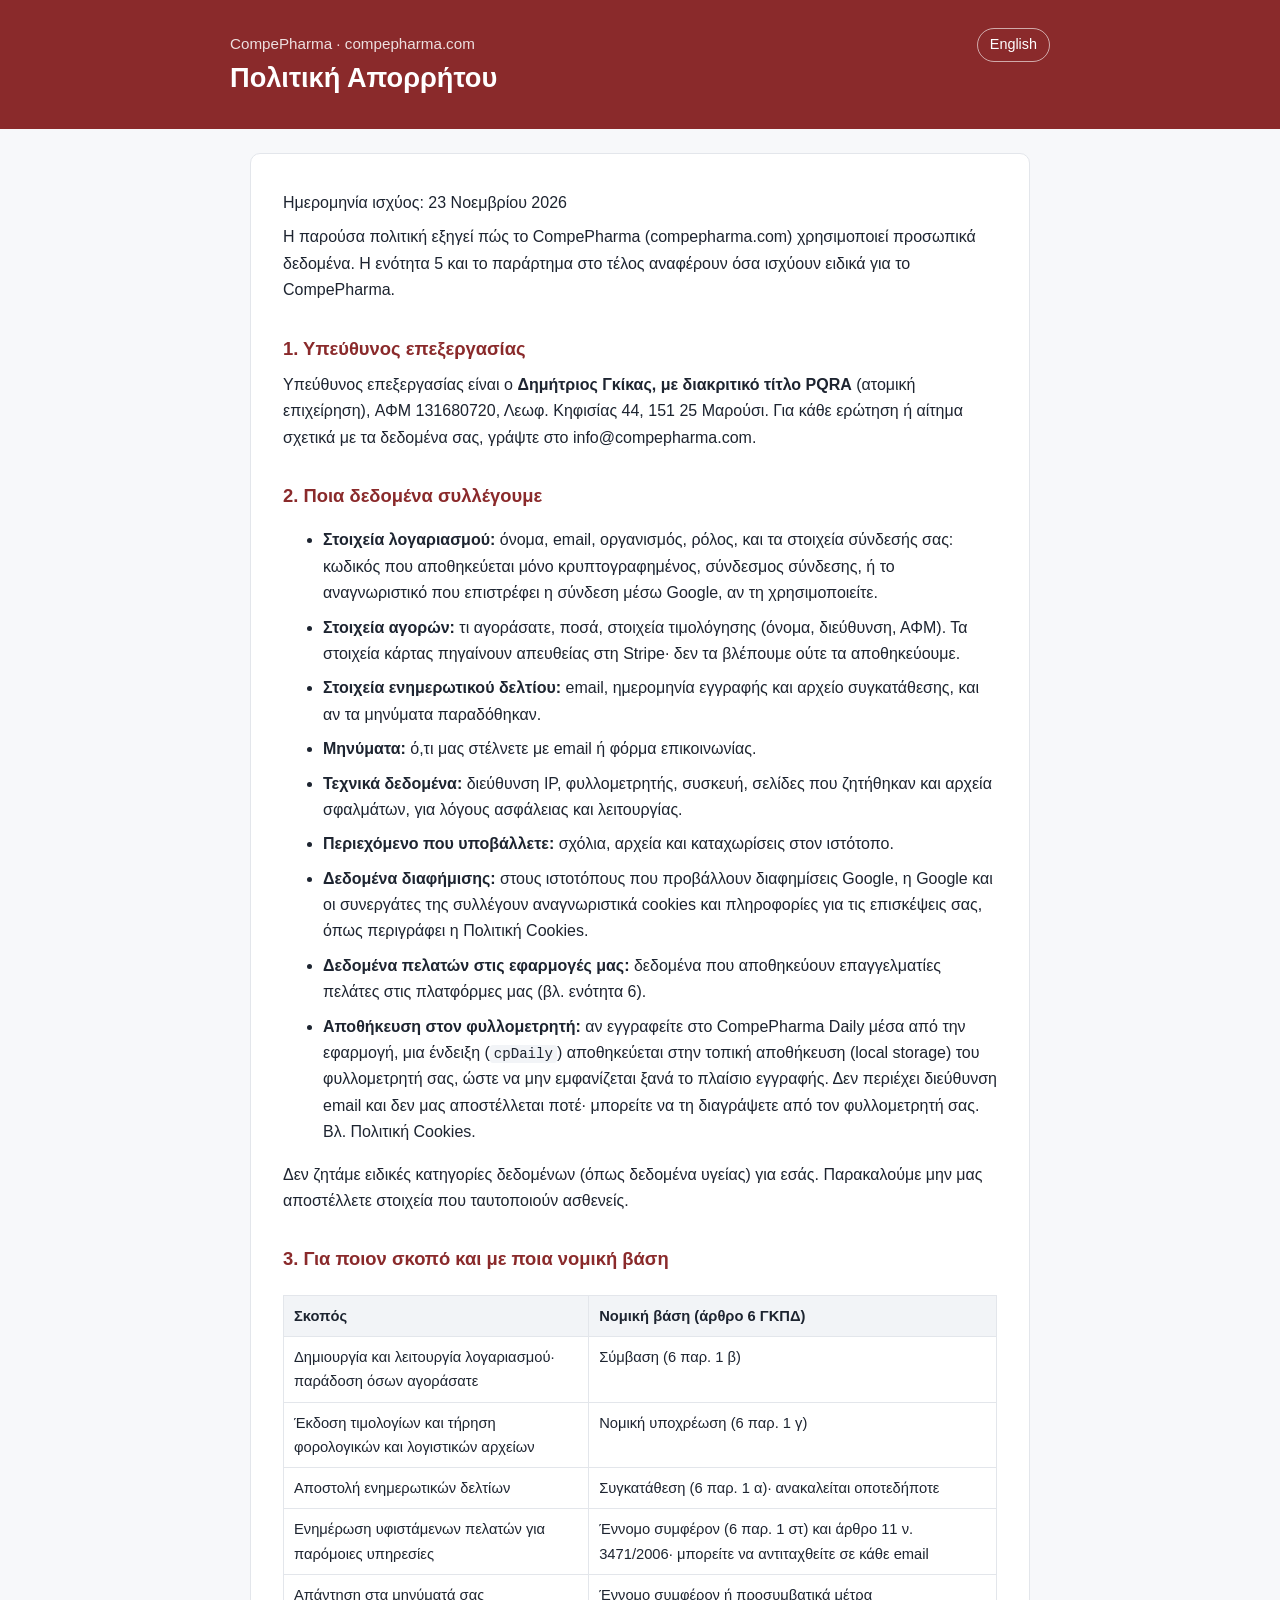
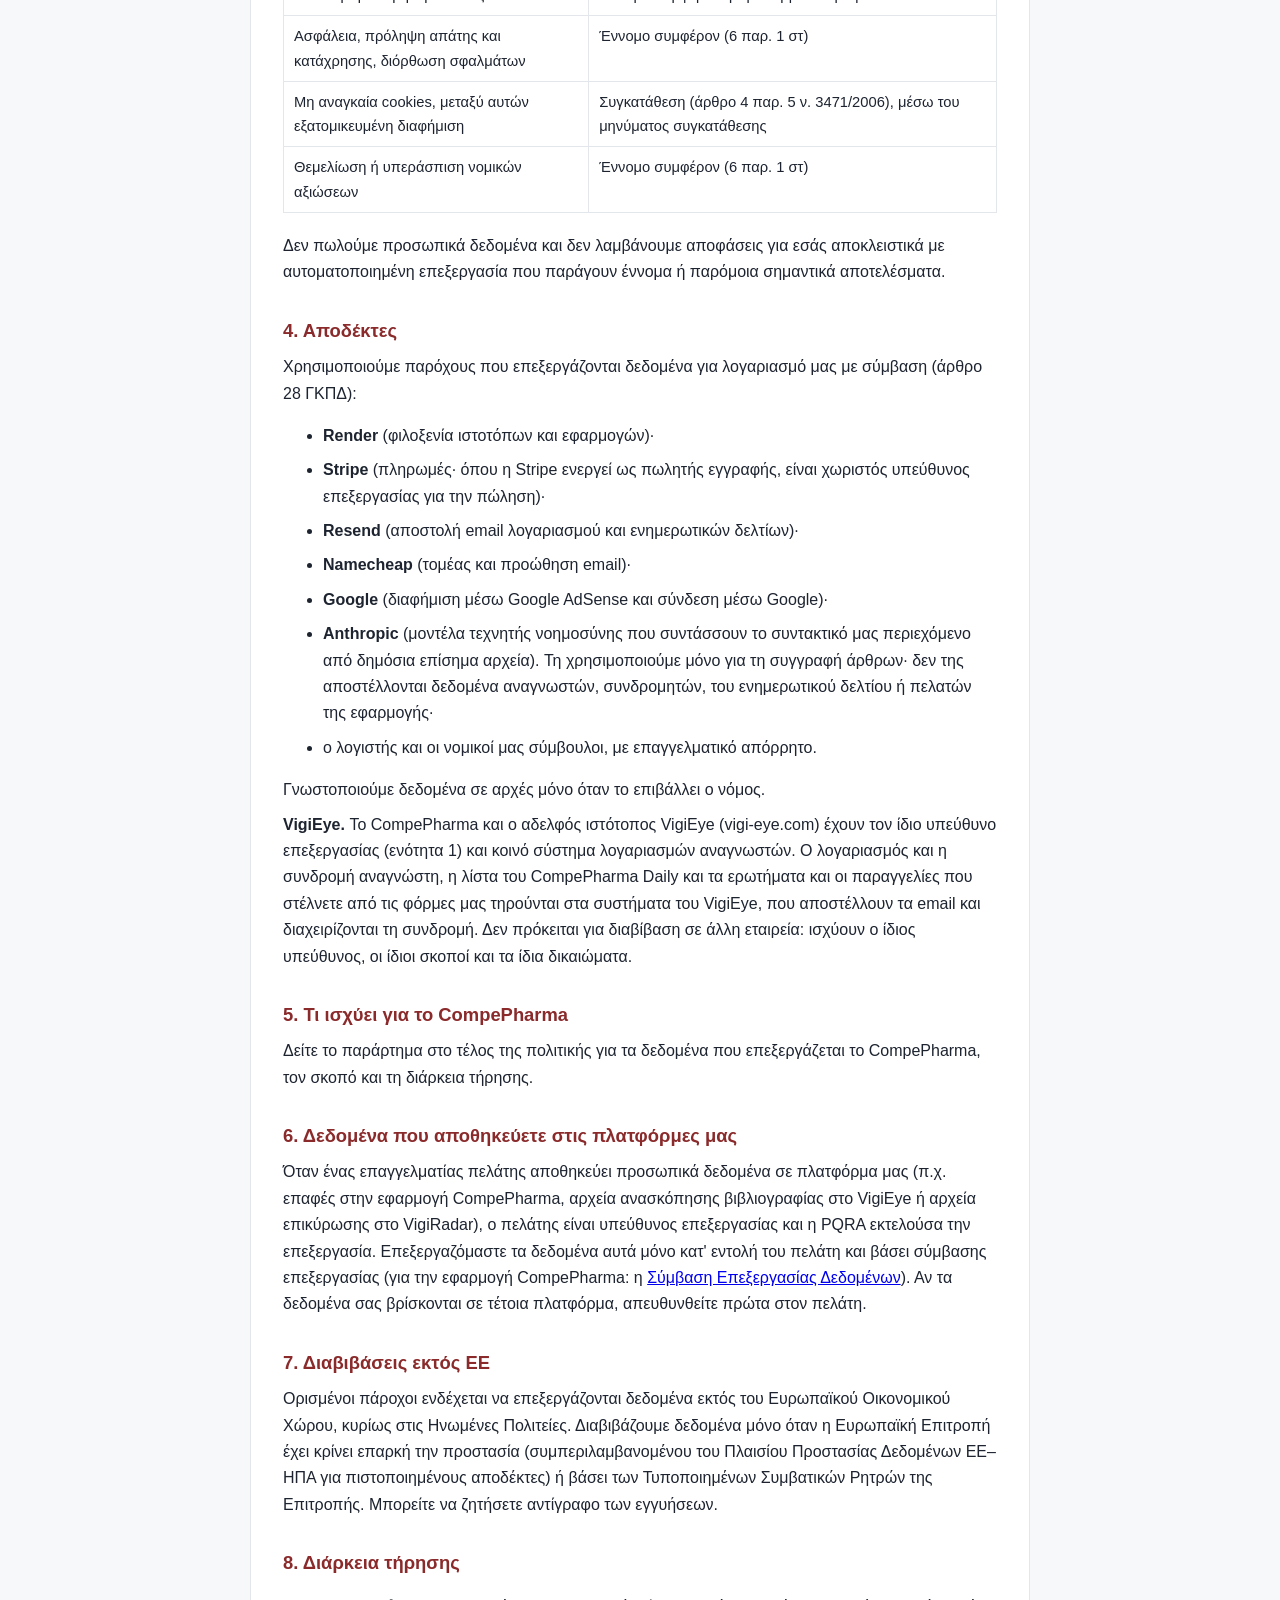
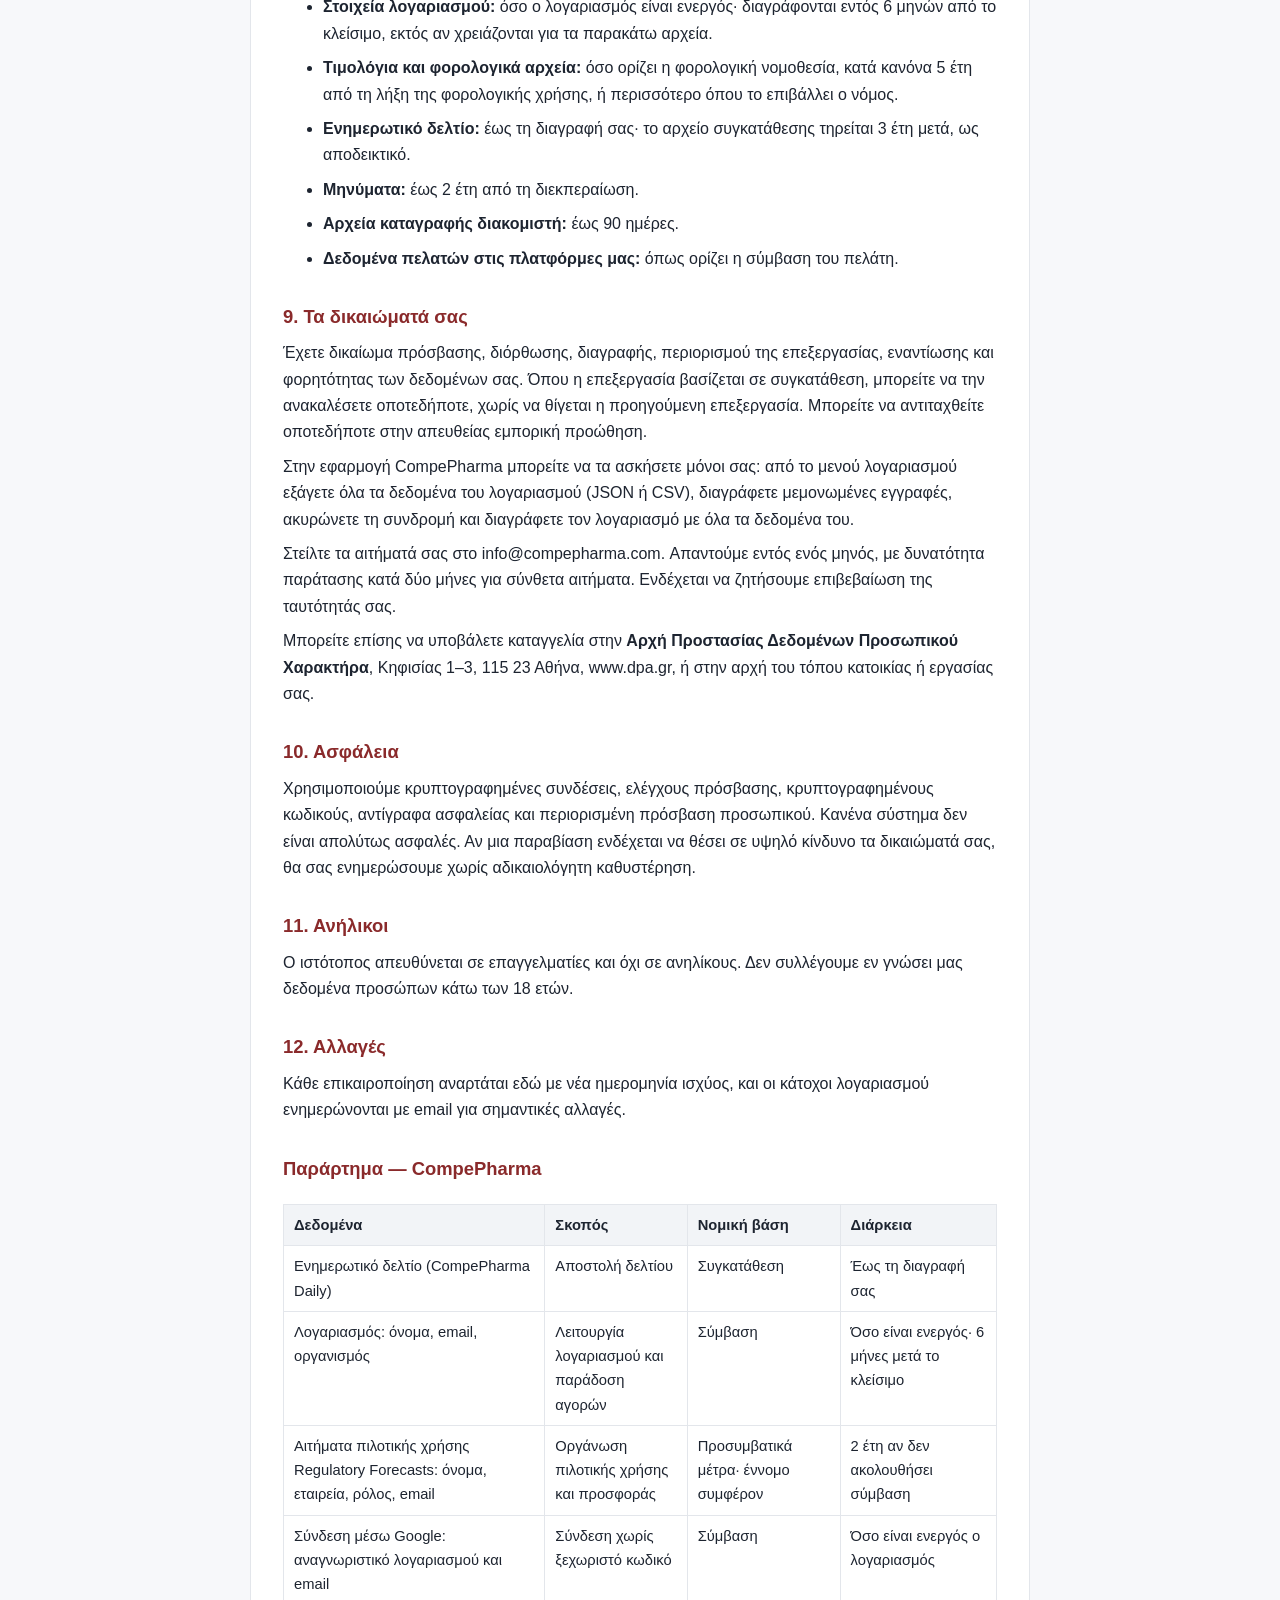
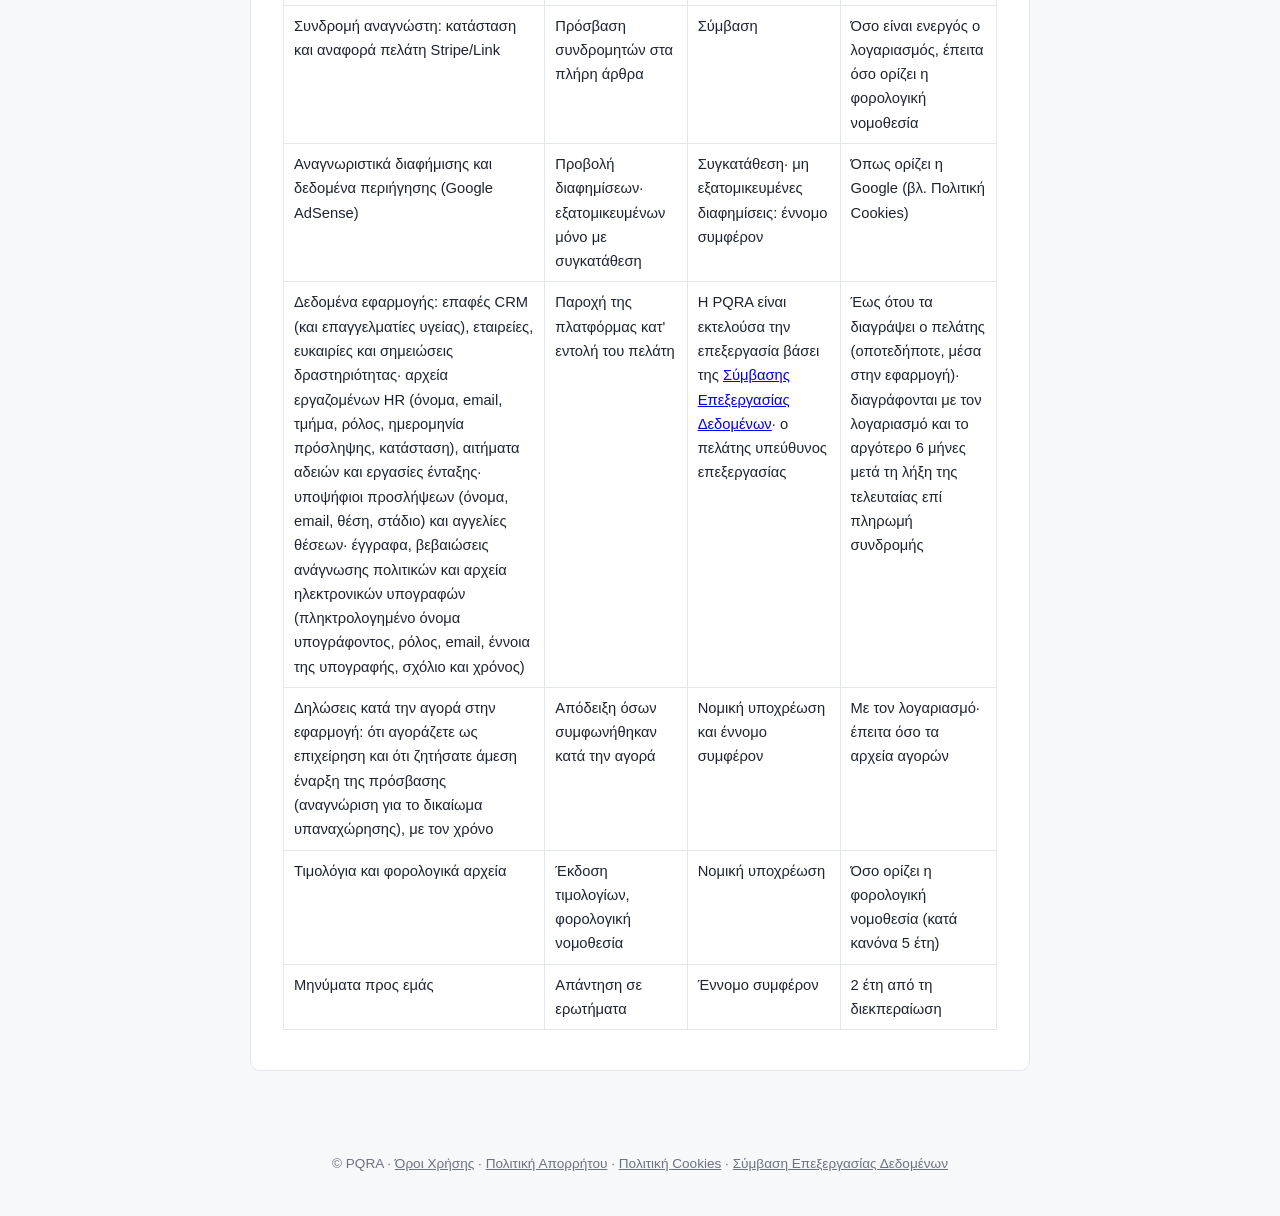
<file: static/legal/privacy-el.html>
<!DOCTYPE html>
<html lang="el">
<head>
<meta charset="utf-8">
<meta name="viewport" content="width=device-width,initial-scale=1">
<meta name="tdm-reservation" content="1">
<title>Πολιτική Απορρήτου | CompePharma</title>
<style>
:root{--accent:#8a2a2b}
*{box-sizing:border-box}
body{margin:0;font:16px/1.65 -apple-system,BlinkMacSystemFont,"Segoe UI",Roboto,"Noto Sans",Arial,sans-serif;color:#1d2430;background:#f7f8fa}
header{background:var(--accent);color:#fff;padding:28px 20px}
header .wrap{display:flex;justify-content:space-between;align-items:baseline;gap:16px;flex-wrap:wrap}
header h1{margin:0;font-size:1.7rem;font-weight:650}
header .site{opacity:.85;font-size:.95rem}
header a{color:#fff;border:1px solid rgba(255,255,255,.6);padding:4px 12px;border-radius:999px;text-decoration:none;font-size:.9rem}
.wrap{max-width:820px;margin:0 auto}
main{padding:24px 20px 60px}
.card{background:#fff;border:1px solid #e3e6eb;border-radius:10px;padding:28px 32px;margin-bottom:22px}
nav.toc{font-size:.92rem}
nav.toc ul{columns:2;column-gap:28px;list-style:none;padding:0;margin:8px 0 0}
nav.toc a{color:var(--accent);text-decoration:none}
h2{font-size:1.15rem;margin:30px 0 8px;color:var(--accent)}
.card>h2:first-child{margin-top:0}
.part{font-size:.8rem;letter-spacing:.08em;text-transform:uppercase;color:#6b7380;margin:0 0 10px}
p,li{margin:8px 0}
mark{background:#fff3b0;padding:0 3px;border-radius:3px}
footer{color:#6b7380;font-size:.85rem;text-align:center;padding:0 20px 40px}
@media(max-width:600px){.card{padding:20px}nav.toc ul{columns:1}}
@media print{header{background:none;color:#000}header a,nav.toc{display:none}.card{border:none;padding:0}}

table{border-collapse:collapse;width:100%;font-size:.92rem;margin:12px 0}th,td{border:1px solid #e3e6eb;padding:8px 10px;text-align:left;vertical-align:top}th{background:#f2f4f7}.tw{overflow-x:auto}code{font-size:.88em;background:#f2f4f7;padding:1px 4px;border-radius:3px}footer a{color:inherit}
</style>
</head>
<body>
<header><div class="wrap"><div><div class="site"><a href="/" style="border:0;padding:0;font-size:inherit">CompePharma</a> · compepharma.com</div><h1>Πολιτική Απορρήτου</h1></div>
<a href="/privacy">English</a></div></header>
<main class="wrap"><div class="card"><p>Ημερομηνία ισχύος: 23 Νοεμβρίου 2026</p>
<p>Η παρούσα πολιτική εξηγεί πώς το CompePharma (compepharma.com) χρησιμοποιεί προσωπικά δεδομένα. Η ενότητα 5 και το παράρτημα στο τέλος αναφέρουν όσα ισχύουν ειδικά για το CompePharma.</p>
<h2>1. Υπεύθυνος επεξεργασίας</h2>
<p>Υπεύθυνος επεξεργασίας είναι ο <strong>Δημήτριος Γκίκας, με διακριτικό τίτλο PQRA</strong> (ατομική επιχείρηση), ΑΦΜ 131680720, Λεωφ. Κηφισίας 44, 151 25 Μαρούσι. Για κάθε ερώτηση ή αίτημα σχετικά με τα δεδομένα σας, γράψτε στο info@compepharma.com.</p>
<h2>2. Ποια δεδομένα συλλέγουμε</h2>
<ul>
<li><strong>Στοιχεία λογαριασμού:</strong> όνομα, email, οργανισμός, ρόλος, και τα στοιχεία σύνδεσής σας: κωδικός που αποθηκεύεται μόνο κρυπτογραφημένος, σύνδεσμος σύνδεσης, ή το αναγνωριστικό που επιστρέφει η σύνδεση μέσω Google, αν τη χρησιμοποιείτε.</li>
<li><strong>Στοιχεία αγορών:</strong> τι αγοράσατε, ποσά, στοιχεία τιμολόγησης (όνομα, διεύθυνση, ΑΦΜ). Τα στοιχεία κάρτας πηγαίνουν απευθείας στη Stripe· δεν τα βλέπουμε ούτε τα αποθηκεύουμε.</li>
<li><strong>Στοιχεία ενημερωτικού δελτίου:</strong> email, ημερομηνία εγγραφής και αρχείο συγκατάθεσης, και αν τα μηνύματα παραδόθηκαν.</li>
<li><strong>Μηνύματα:</strong> ό,τι μας στέλνετε με email ή φόρμα επικοινωνίας.</li>
<li><strong>Τεχνικά δεδομένα:</strong> διεύθυνση IP, φυλλομετρητής, συσκευή, σελίδες που ζητήθηκαν και αρχεία σφαλμάτων, για λόγους ασφάλειας και λειτουργίας.</li>
<li><strong>Περιεχόμενο που υποβάλλετε:</strong> σχόλια, αρχεία και καταχωρίσεις στον ιστότοπο.</li>
<li><strong>Δεδομένα διαφήμισης:</strong> στους ιστοτόπους που προβάλλουν διαφημίσεις Google, η Google και οι συνεργάτες της συλλέγουν αναγνωριστικά cookies και πληροφορίες για τις επισκέψεις σας, όπως περιγράφει η Πολιτική Cookies.</li>
<li><strong>Δεδομένα πελατών στις εφαρμογές μας:</strong> δεδομένα που αποθηκεύουν επαγγελματίες πελάτες στις πλατφόρμες μας (βλ. ενότητα 6).</li>
<li><strong>Αποθήκευση στον φυλλομετρητή:</strong> αν εγγραφείτε στο CompePharma Daily μέσα από την εφαρμογή, μια ένδειξη (<code>cpDaily</code>) αποθηκεύεται στην τοπική αποθήκευση (local storage) του φυλλομετρητή σας, ώστε να μην εμφανίζεται ξανά το πλαίσιο εγγραφής. Δεν περιέχει διεύθυνση email και δεν μας αποστέλλεται ποτέ· μπορείτε να τη διαγράψετε από τον φυλλομετρητή σας. Βλ. Πολιτική Cookies.</li>
</ul>
<p>Δεν ζητάμε ειδικές κατηγορίες δεδομένων (όπως δεδομένα υγείας) για εσάς. Παρακαλούμε μην μας αποστέλλετε στοιχεία που ταυτοποιούν ασθενείς.</p>
<h2>3. Για ποιον σκοπό και με ποια νομική βάση</h2>
<div class="tw"><table>
<thead>
<tr>
<th>Σκοπός</th>
<th>Νομική βάση (άρθρο 6 ΓΚΠΔ)</th>
</tr>
</thead>
<tbody>
<tr>
<td>Δημιουργία και λειτουργία λογαριασμού· παράδοση όσων αγοράσατε</td>
<td>Σύμβαση (6 παρ. 1 β)</td>
</tr>
<tr>
<td>Έκδοση τιμολογίων και τήρηση φορολογικών και λογιστικών αρχείων</td>
<td>Νομική υποχρέωση (6 παρ. 1 γ)</td>
</tr>
<tr>
<td>Αποστολή ενημερωτικών δελτίων</td>
<td>Συγκατάθεση (6 παρ. 1 α)· ανακαλείται οποτεδήποτε</td>
</tr>
<tr>
<td>Ενημέρωση υφιστάμενων πελατών για παρόμοιες υπηρεσίες</td>
<td>Έννομο συμφέρον (6 παρ. 1 στ) και άρθρο 11 ν. 3471/2006· μπορείτε να αντιταχθείτε σε κάθε email</td>
</tr>
<tr>
<td>Απάντηση στα μηνύματά σας</td>
<td>Έννομο συμφέρον ή προσυμβατικά μέτρα</td>
</tr>
<tr>
<td>Ασφάλεια, πρόληψη απάτης και κατάχρησης, διόρθωση σφαλμάτων</td>
<td>Έννομο συμφέρον (6 παρ. 1 στ)</td>
</tr>
<tr>
<td>Μη αναγκαία cookies, μεταξύ αυτών εξατομικευμένη διαφήμιση</td>
<td>Συγκατάθεση (άρθρο 4 παρ. 5 ν. 3471/2006), μέσω του μηνύματος συγκατάθεσης</td>
</tr>
<tr>
<td>Θεμελίωση ή υπεράσπιση νομικών αξιώσεων</td>
<td>Έννομο συμφέρον (6 παρ. 1 στ)</td>
</tr>
</tbody>
</table></div>
<p>Δεν πωλούμε προσωπικά δεδομένα και δεν λαμβάνουμε αποφάσεις για εσάς αποκλειστικά με αυτοματοποιημένη επεξεργασία που παράγουν έννομα ή παρόμοια σημαντικά αποτελέσματα.</p>
<h2>4. Αποδέκτες</h2>
<p>Χρησιμοποιούμε παρόχους που επεξεργάζονται δεδομένα για λογαριασμό μας με σύμβαση (άρθρο 28 ΓΚΠΔ):</p>
<ul>
<li><strong>Render</strong> (φιλοξενία ιστοτόπων και εφαρμογών)·</li>
<li><strong>Stripe</strong> (πληρωμές· όπου η Stripe ενεργεί ως πωλητής εγγραφής, είναι χωριστός υπεύθυνος επεξεργασίας για την πώληση)·</li>
<li><strong>Resend</strong> (αποστολή email λογαριασμού και ενημερωτικών δελτίων)·</li>
<li><strong>Namecheap</strong> (τομέας και προώθηση email)·</li>
<li><strong>Google</strong> (διαφήμιση μέσω Google AdSense και σύνδεση μέσω Google)·</li>
<li><strong>Anthropic</strong> (μοντέλα τεχνητής νοημοσύνης που συντάσσουν το συντακτικό μας περιεχόμενο από δημόσια επίσημα αρχεία). Τη χρησιμοποιούμε μόνο για τη συγγραφή άρθρων· δεν της αποστέλλονται δεδομένα αναγνωστών, συνδρομητών, του ενημερωτικού δελτίου ή πελατών της εφαρμογής·</li>
<li>ο λογιστής και οι νομικοί μας σύμβουλοι, με επαγγελματικό απόρρητο.</li>
</ul>
<p>Γνωστοποιούμε δεδομένα σε αρχές μόνο όταν το επιβάλλει ο νόμος.</p>
<p><strong>VigiEye.</strong> Το CompePharma και ο αδελφός ιστότοπος VigiEye (vigi-eye.com) έχουν τον ίδιο υπεύθυνο επεξεργασίας (ενότητα 1) και κοινό σύστημα λογαριασμών αναγνωστών. Ο λογαριασμός και η συνδρομή αναγνώστη, η λίστα του CompePharma Daily και τα ερωτήματα και οι παραγγελίες που στέλνετε από τις φόρμες μας τηρούνται στα συστήματα του VigiEye, που αποστέλλουν τα email και διαχειρίζονται τη συνδρομή. Δεν πρόκειται για διαβίβαση σε άλλη εταιρεία: ισχύουν ο ίδιος υπεύθυνος, οι ίδιοι σκοποί και τα ίδια δικαιώματα.</p>
<h2>5. Τι ισχύει για το CompePharma</h2>
<p>Δείτε το παράρτημα στο τέλος της πολιτικής για τα δεδομένα που επεξεργάζεται το CompePharma, τον σκοπό και τη διάρκεια τήρησης.</p>
<h2>6. Δεδομένα που αποθηκεύετε στις πλατφόρμες μας</h2>
<p>Όταν ένας επαγγελματίας πελάτης αποθηκεύει προσωπικά δεδομένα σε πλατφόρμα μας (π.χ. επαφές στην εφαρμογή CompePharma, αρχεία ανασκόπησης βιβλιογραφίας στο VigiEye ή αρχεία επικύρωσης στο VigiRadar), ο πελάτης είναι υπεύθυνος επεξεργασίας και η PQRA εκτελούσα την επεξεργασία. Επεξεργαζόμαστε τα δεδομένα αυτά μόνο κατ' εντολή του πελάτη και βάσει σύμβασης επεξεργασίας (για την εφαρμογή CompePharma: η <a href="/dpa/el">Σύμβαση Επεξεργασίας Δεδομένων</a>). Αν τα δεδομένα σας βρίσκονται σε τέτοια πλατφόρμα, απευθυνθείτε πρώτα στον πελάτη.</p>
<h2>7. Διαβιβάσεις εκτός ΕΕ</h2>
<p>Ορισμένοι πάροχοι ενδέχεται να επεξεργάζονται δεδομένα εκτός του Ευρωπαϊκού Οικονομικού Χώρου, κυρίως στις Ηνωμένες Πολιτείες. Διαβιβάζουμε δεδομένα μόνο όταν η Ευρωπαϊκή Επιτροπή έχει κρίνει επαρκή την προστασία (συμπεριλαμβανομένου του Πλαισίου Προστασίας Δεδομένων ΕΕ–ΗΠΑ για πιστοποιημένους αποδέκτες) ή βάσει των Τυποποιημένων Συμβατικών Ρητρών της Επιτροπής. Μπορείτε να ζητήσετε αντίγραφο των εγγυήσεων.</p>
<h2>8. Διάρκεια τήρησης</h2>
<ul>
<li><strong>Στοιχεία λογαριασμού:</strong> όσο ο λογαριασμός είναι ενεργός· διαγράφονται εντός 6 μηνών από το κλείσιμο, εκτός αν χρειάζονται για τα παρακάτω αρχεία.</li>
<li><strong>Τιμολόγια και φορολογικά αρχεία:</strong> όσο ορίζει η φορολογική νομοθεσία, κατά κανόνα 5 έτη από τη λήξη της φορολογικής χρήσης, ή περισσότερο όπου το επιβάλλει ο νόμος.</li>
<li><strong>Ενημερωτικό δελτίο:</strong> έως τη διαγραφή σας· το αρχείο συγκατάθεσης τηρείται 3 έτη μετά, ως αποδεικτικό.</li>
<li><strong>Μηνύματα:</strong> έως 2 έτη από τη διεκπεραίωση.</li>
<li><strong>Αρχεία καταγραφής διακομιστή:</strong> έως 90 ημέρες.</li>
<li><strong>Δεδομένα πελατών στις πλατφόρμες μας:</strong> όπως ορίζει η σύμβαση του πελάτη.</li>
</ul>
<h2>9. Τα δικαιώματά σας</h2>
<p>Έχετε δικαίωμα πρόσβασης, διόρθωσης, διαγραφής, περιορισμού της επεξεργασίας, εναντίωσης και φορητότητας των δεδομένων σας. Όπου η επεξεργασία βασίζεται σε συγκατάθεση, μπορείτε να την ανακαλέσετε οποτεδήποτε, χωρίς να θίγεται η προηγούμενη επεξεργασία. Μπορείτε να αντιταχθείτε οποτεδήποτε στην απευθείας εμπορική προώθηση.</p>
<p>Στην εφαρμογή CompePharma μπορείτε να τα ασκήσετε μόνοι σας: από το μενού λογαριασμού εξάγετε όλα τα δεδομένα του λογαριασμού (JSON ή CSV), διαγράφετε μεμονωμένες εγγραφές, ακυρώνετε τη συνδρομή και διαγράφετε τον λογαριασμό με όλα τα δεδομένα του.</p>
<p>Στείλτε τα αιτήματά σας στο info@compepharma.com. Απαντούμε εντός ενός μηνός, με δυνατότητα παράτασης κατά δύο μήνες για σύνθετα αιτήματα. Ενδέχεται να ζητήσουμε επιβεβαίωση της ταυτότητάς σας.</p>
<p>Μπορείτε επίσης να υποβάλετε καταγγελία στην <strong>Αρχή Προστασίας Δεδομένων Προσωπικού Χαρακτήρα</strong>, Κηφισίας 1–3, 115 23 Αθήνα, www.dpa.gr, ή στην αρχή του τόπου κατοικίας ή εργασίας σας.</p>
<h2>10. Ασφάλεια</h2>
<p>Χρησιμοποιούμε κρυπτογραφημένες συνδέσεις, ελέγχους πρόσβασης, κρυπτογραφημένους κωδικούς, αντίγραφα ασφαλείας και περιορισμένη πρόσβαση προσωπικού. Κανένα σύστημα δεν είναι απολύτως ασφαλές. Αν μια παραβίαση ενδέχεται να θέσει σε υψηλό κίνδυνο τα δικαιώματά σας, θα σας ενημερώσουμε χωρίς αδικαιολόγητη καθυστέρηση.</p>
<h2>11. Ανήλικοι</h2>
<p>Ο ιστότοπος απευθύνεται σε επαγγελματίες και όχι σε ανηλίκους. Δεν συλλέγουμε εν γνώσει μας δεδομένα προσώπων κάτω των 18 ετών.</p>
<h2>12. Αλλαγές</h2>
<p>Κάθε επικαιροποίηση αναρτάται εδώ με νέα ημερομηνία ισχύος, και οι κάτοχοι λογαριασμού ενημερώνονται με email για σημαντικές αλλαγές.</p>
<h2>Παράρτημα — CompePharma</h2>
<div class="tw"><table>
<thead>
<tr>
<th>Δεδομένα</th>
<th>Σκοπός</th>
<th>Νομική βάση</th>
<th>Διάρκεια</th>
</tr>
</thead>
<tbody>
<tr>
<td>Ενημερωτικό δελτίο (CompePharma Daily)</td>
<td>Αποστολή δελτίου</td>
<td>Συγκατάθεση</td>
<td>Έως τη διαγραφή σας</td>
</tr>
<tr>
<td>Λογαριασμός: όνομα, email, οργανισμός</td>
<td>Λειτουργία λογαριασμού και παράδοση αγορών</td>
<td>Σύμβαση</td>
<td>Όσο είναι ενεργός· 6 μήνες μετά το κλείσιμο</td>
</tr>
<tr>
<td>Αιτήματα πιλοτικής χρήσης Regulatory Forecasts: όνομα, εταιρεία, ρόλος, email</td>
<td>Οργάνωση πιλοτικής χρήσης και προσφοράς</td>
<td>Προσυμβατικά μέτρα· έννομο συμφέρον</td>
<td>2 έτη αν δεν ακολουθήσει σύμβαση</td>
</tr>
<tr>
<td>Σύνδεση μέσω Google: αναγνωριστικό λογαριασμού και email</td>
<td>Σύνδεση χωρίς ξεχωριστό κωδικό</td>
<td>Σύμβαση</td>
<td>Όσο είναι ενεργός ο λογαριασμός</td>
</tr>
<tr>
<td>Συνδρομή αναγνώστη: κατάσταση και αναφορά πελάτη Stripe/Link</td>
<td>Πρόσβαση συνδρομητών στα πλήρη άρθρα</td>
<td>Σύμβαση</td>
<td>Όσο είναι ενεργός ο λογαριασμός, έπειτα όσο ορίζει η φορολογική νομοθεσία</td>
</tr>
<tr>
<td>Αναγνωριστικά διαφήμισης και δεδομένα περιήγησης (Google AdSense)</td>
<td>Προβολή διαφημίσεων· εξατομικευμένων μόνο με συγκατάθεση</td>
<td>Συγκατάθεση· μη εξατομικευμένες διαφημίσεις: έννομο συμφέρον</td>
<td>Όπως ορίζει η Google (βλ. Πολιτική Cookies)</td>
</tr>
<tr>
<td>Δεδομένα εφαρμογής: επαφές CRM (και επαγγελματίες υγείας), εταιρείες, ευκαιρίες και σημειώσεις δραστηριότητας· αρχεία εργαζομένων HR (όνομα, email, τμήμα, ρόλος, ημερομηνία πρόσληψης, κατάσταση), αιτήματα αδειών και εργασίες ένταξης· υποψήφιοι προσλήψεων (όνομα, email, θέση, στάδιο) και αγγελίες θέσεων· έγγραφα, βεβαιώσεις ανάγνωσης πολιτικών και αρχεία ηλεκτρονικών υπογραφών (πληκτρολογημένο όνομα υπογράφοντος, ρόλος, email, έννοια της υπογραφής, σχόλιο και χρόνος)</td>
<td>Παροχή της πλατφόρμας κατ' εντολή του πελάτη</td>
<td>Η PQRA είναι εκτελούσα την επεξεργασία βάσει της <a href="/dpa/el">Σύμβασης Επεξεργασίας Δεδομένων</a>· ο πελάτης υπεύθυνος επεξεργασίας</td>
<td>Έως ότου τα διαγράψει ο πελάτης (οποτεδήποτε, μέσα στην εφαρμογή)· διαγράφονται με τον λογαριασμό και το αργότερο 6 μήνες μετά τη λήξη της τελευταίας επί πληρωμή συνδρομής</td>
</tr>
<tr>
<td>Δηλώσεις κατά την αγορά στην εφαρμογή: ότι αγοράζετε ως επιχείρηση και ότι ζητήσατε άμεση έναρξη της πρόσβασης (αναγνώριση για το δικαίωμα υπαναχώρησης), με τον χρόνο</td>
<td>Απόδειξη όσων συμφωνήθηκαν κατά την αγορά</td>
<td>Νομική υποχρέωση και έννομο συμφέρον</td>
<td>Με τον λογαριασμό· έπειτα όσο τα αρχεία αγορών</td>
</tr>
<tr>
<td>Τιμολόγια και φορολογικά αρχεία</td>
<td>Έκδοση τιμολογίων, φορολογική νομοθεσία</td>
<td>Νομική υποχρέωση</td>
<td>Όσο ορίζει η φορολογική νομοθεσία (κατά κανόνα 5 έτη)</td>
</tr>
<tr>
<td>Μηνύματα προς εμάς</td>
<td>Απάντηση σε ερωτήματα</td>
<td>Έννομο συμφέρον</td>
<td>2 έτη από τη διεκπεραίωση</td>
</tr>
</tbody>
</table></div></div></main>
<footer>© PQRA · <a href="/terms/el">Όροι Χρήσης</a> · <a href="/privacy/el">Πολιτική Απορρήτου</a> · <a href="/cookies/el">Πολιτική Cookies</a> · <a href="/dpa/el">Σύμβαση Επεξεργασίας Δεδομένων</a></footer>
</body>
</html>
</file>
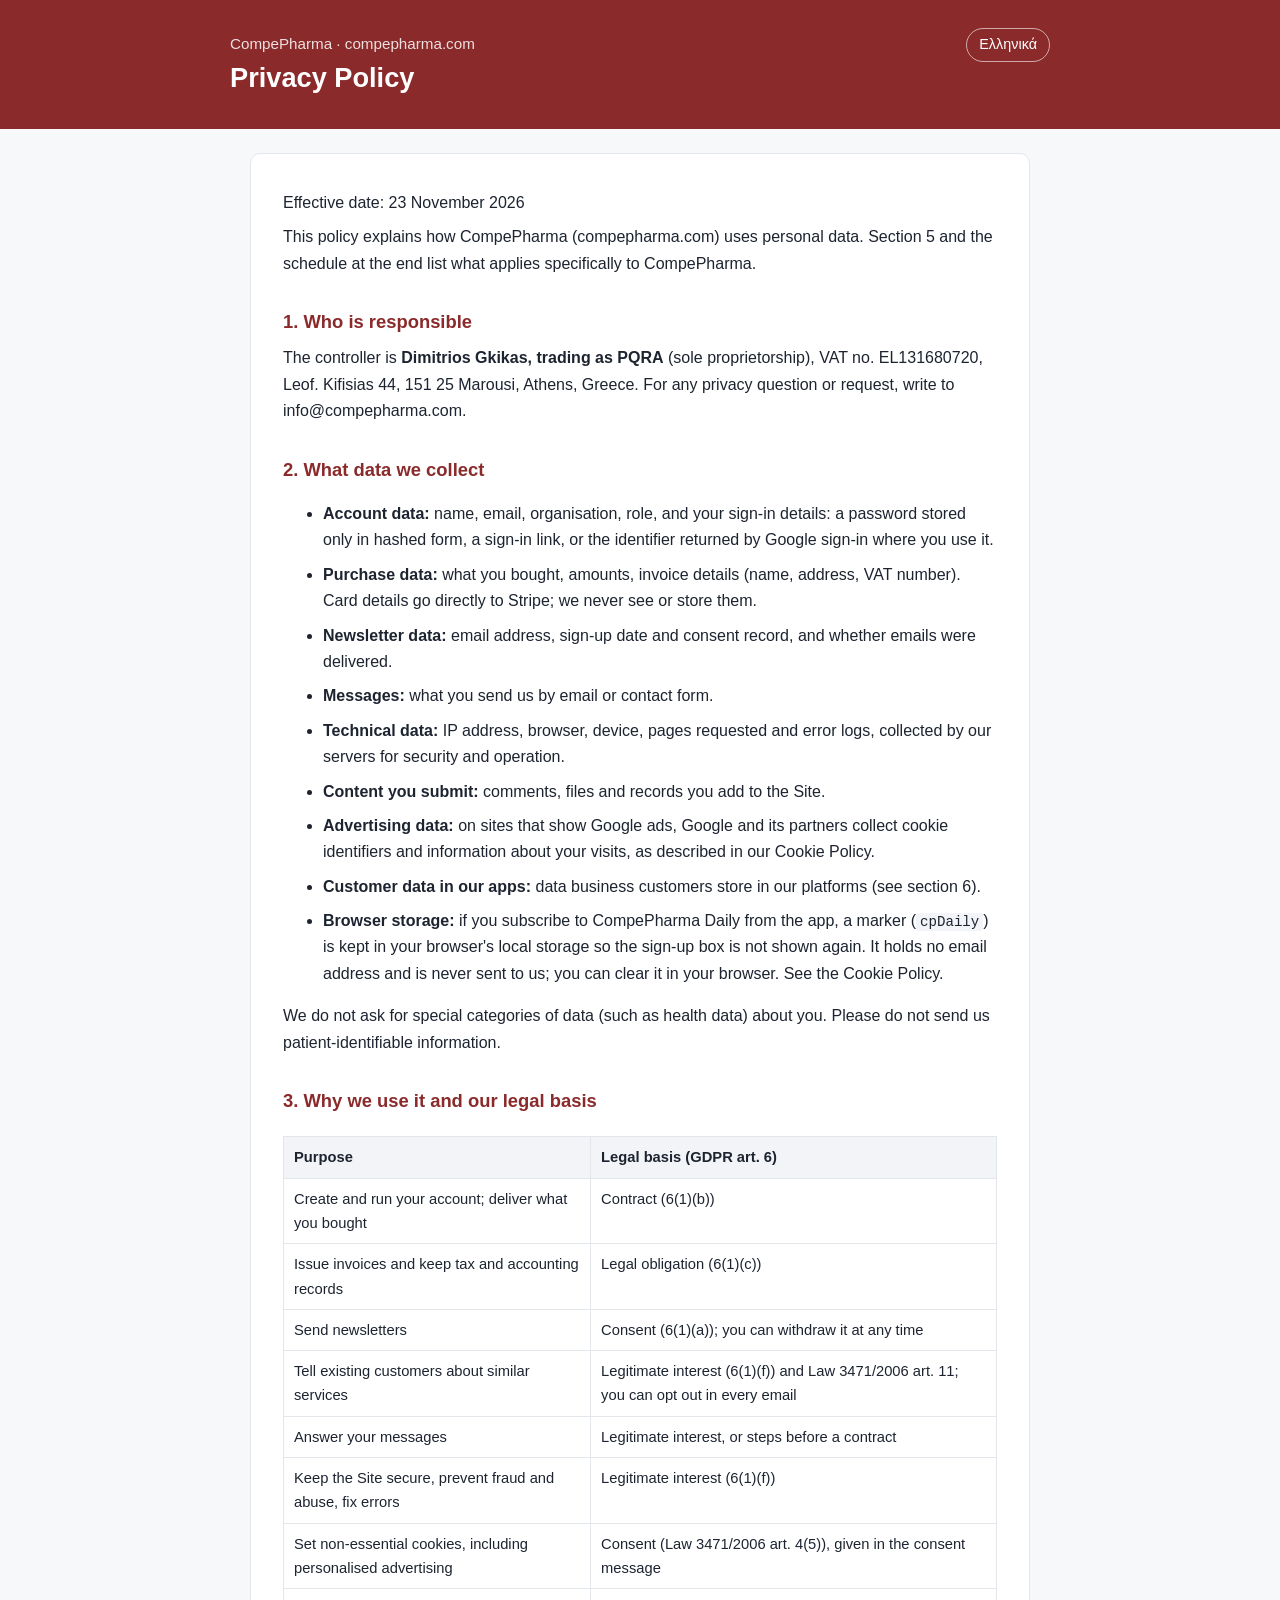
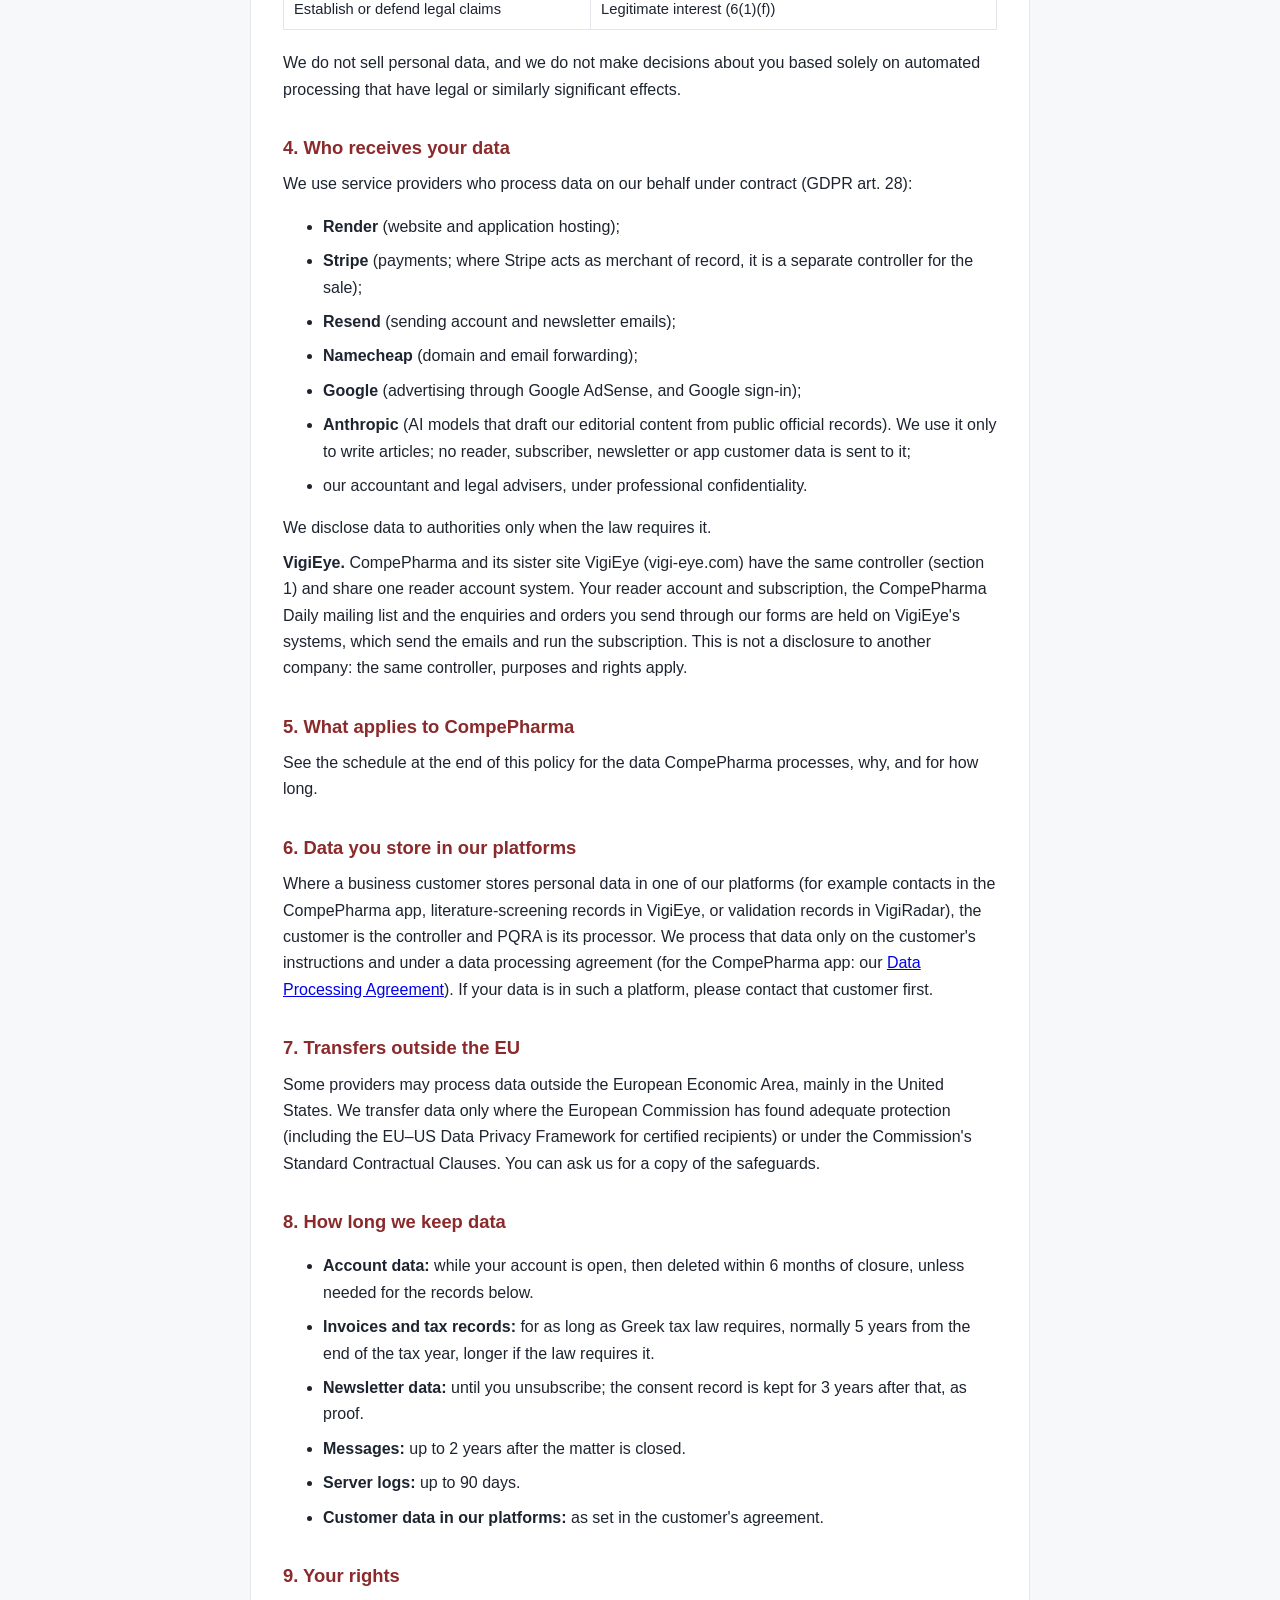
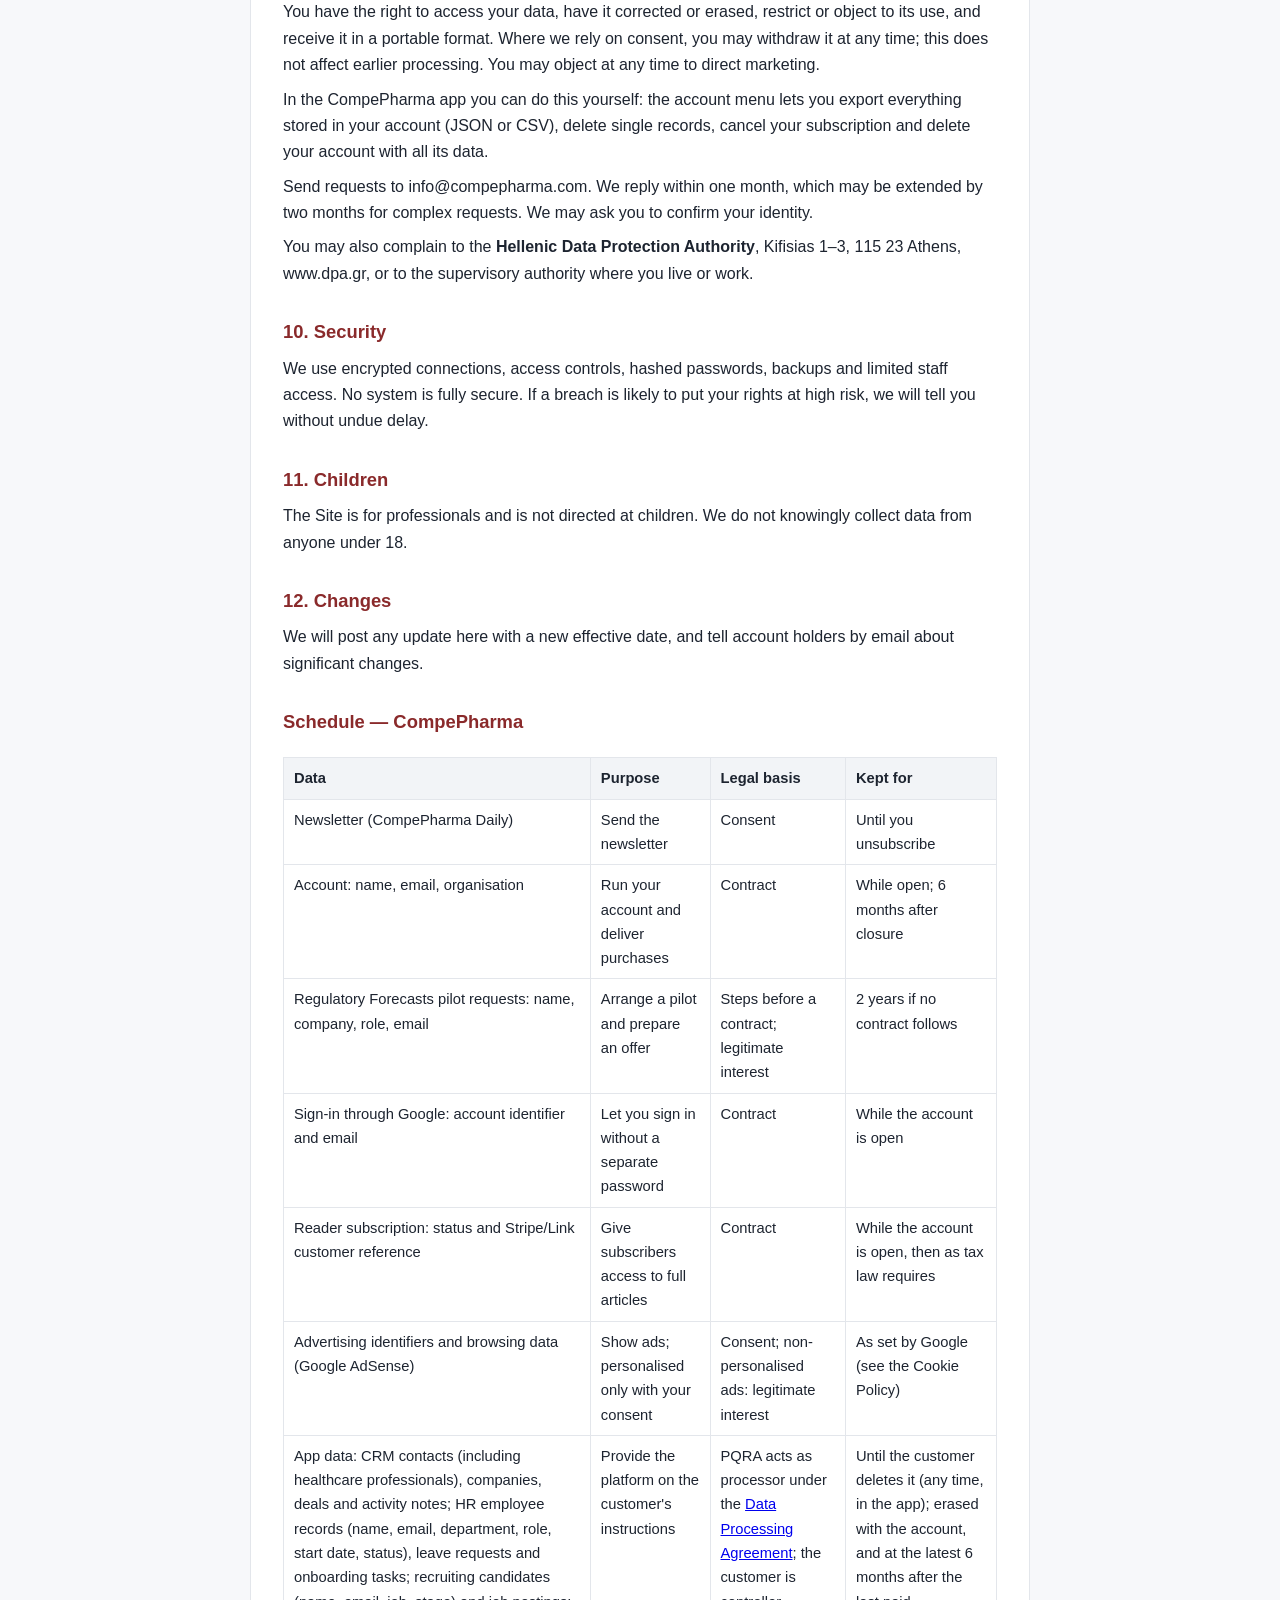
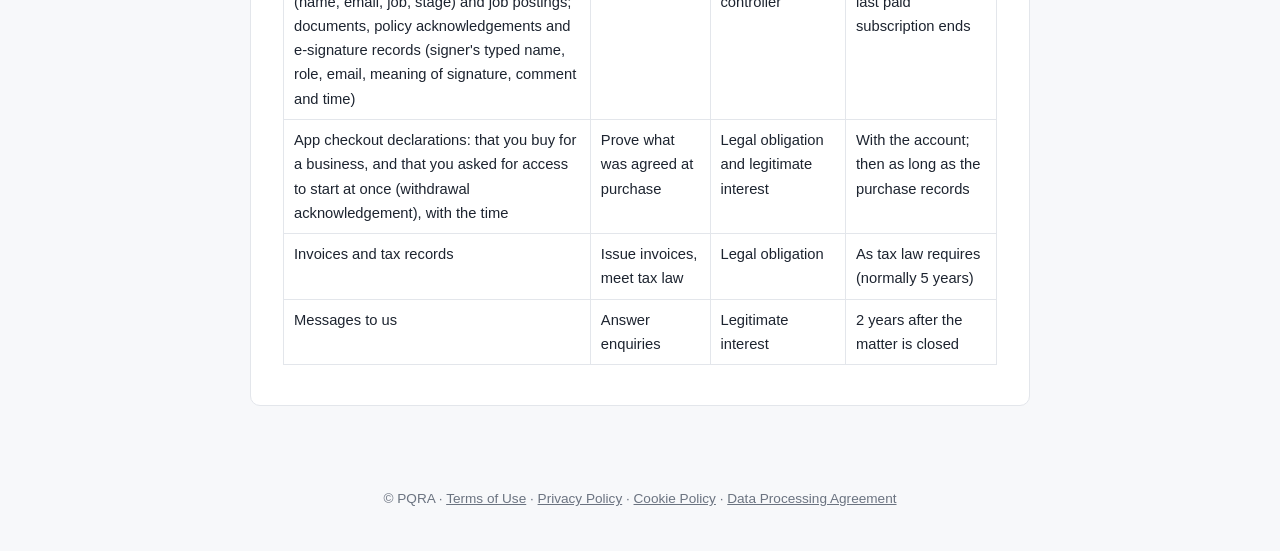
<file: static/legal/privacy-en.html>
<!DOCTYPE html>
<html lang="en">
<head>
<meta charset="utf-8">
<meta name="viewport" content="width=device-width,initial-scale=1">
<meta name="tdm-reservation" content="1">
<title>Privacy Policy | CompePharma</title>
<style>
:root{--accent:#8a2a2b}
*{box-sizing:border-box}
body{margin:0;font:16px/1.65 -apple-system,BlinkMacSystemFont,"Segoe UI",Roboto,"Noto Sans",Arial,sans-serif;color:#1d2430;background:#f7f8fa}
header{background:var(--accent);color:#fff;padding:28px 20px}
header .wrap{display:flex;justify-content:space-between;align-items:baseline;gap:16px;flex-wrap:wrap}
header h1{margin:0;font-size:1.7rem;font-weight:650}
header .site{opacity:.85;font-size:.95rem}
header a{color:#fff;border:1px solid rgba(255,255,255,.6);padding:4px 12px;border-radius:999px;text-decoration:none;font-size:.9rem}
.wrap{max-width:820px;margin:0 auto}
main{padding:24px 20px 60px}
.card{background:#fff;border:1px solid #e3e6eb;border-radius:10px;padding:28px 32px;margin-bottom:22px}
nav.toc{font-size:.92rem}
nav.toc ul{columns:2;column-gap:28px;list-style:none;padding:0;margin:8px 0 0}
nav.toc a{color:var(--accent);text-decoration:none}
h2{font-size:1.15rem;margin:30px 0 8px;color:var(--accent)}
.card>h2:first-child{margin-top:0}
.part{font-size:.8rem;letter-spacing:.08em;text-transform:uppercase;color:#6b7380;margin:0 0 10px}
p,li{margin:8px 0}
mark{background:#fff3b0;padding:0 3px;border-radius:3px}
footer{color:#6b7380;font-size:.85rem;text-align:center;padding:0 20px 40px}
@media(max-width:600px){.card{padding:20px}nav.toc ul{columns:1}}
@media print{header{background:none;color:#000}header a,nav.toc{display:none}.card{border:none;padding:0}}

table{border-collapse:collapse;width:100%;font-size:.92rem;margin:12px 0}th,td{border:1px solid #e3e6eb;padding:8px 10px;text-align:left;vertical-align:top}th{background:#f2f4f7}.tw{overflow-x:auto}code{font-size:.88em;background:#f2f4f7;padding:1px 4px;border-radius:3px}footer a{color:inherit}
</style>
</head>
<body>
<header><div class="wrap"><div><div class="site"><a href="/" style="border:0;padding:0;font-size:inherit">CompePharma</a> · compepharma.com</div><h1>Privacy Policy</h1></div>
<a href="/privacy/el">Ελληνικά</a></div></header>
<main class="wrap"><div class="card"><p>Effective date: 23 November 2026</p>
<p>This policy explains how CompePharma (compepharma.com) uses personal data. Section 5 and the schedule at the end list what applies specifically to CompePharma.</p>
<h2>1. Who is responsible</h2>
<p>The controller is <strong>Dimitrios Gkikas, trading as PQRA</strong> (sole proprietorship), VAT no. EL131680720, Leof. Kifisias 44, 151 25 Marousi, Athens, Greece. For any privacy question or request, write to info@compepharma.com.</p>
<h2>2. What data we collect</h2>
<ul>
<li><strong>Account data:</strong> name, email, organisation, role, and your sign-in details: a password stored only in hashed form, a sign-in link, or the identifier returned by Google sign-in where you use it.</li>
<li><strong>Purchase data:</strong> what you bought, amounts, invoice details (name, address, VAT number). Card details go directly to Stripe; we never see or store them.</li>
<li><strong>Newsletter data:</strong> email address, sign-up date and consent record, and whether emails were delivered.</li>
<li><strong>Messages:</strong> what you send us by email or contact form.</li>
<li><strong>Technical data:</strong> IP address, browser, device, pages requested and error logs, collected by our servers for security and operation.</li>
<li><strong>Content you submit:</strong> comments, files and records you add to the Site.</li>
<li><strong>Advertising data:</strong> on sites that show Google ads, Google and its partners collect cookie identifiers and information about your visits, as described in our Cookie Policy.</li>
<li><strong>Customer data in our apps:</strong> data business customers store in our platforms (see section 6).</li>
<li><strong>Browser storage:</strong> if you subscribe to CompePharma Daily from the app, a marker (<code>cpDaily</code>) is kept in your browser's local storage so the sign-up box is not shown again. It holds no email address and is never sent to us; you can clear it in your browser. See the Cookie Policy.</li>
</ul>
<p>We do not ask for special categories of data (such as health data) about you. Please do not send us patient-identifiable information.</p>
<h2>3. Why we use it and our legal basis</h2>
<div class="tw"><table>
<thead>
<tr>
<th>Purpose</th>
<th>Legal basis (GDPR art. 6)</th>
</tr>
</thead>
<tbody>
<tr>
<td>Create and run your account; deliver what you bought</td>
<td>Contract (6(1)(b))</td>
</tr>
<tr>
<td>Issue invoices and keep tax and accounting records</td>
<td>Legal obligation (6(1)(c))</td>
</tr>
<tr>
<td>Send newsletters</td>
<td>Consent (6(1)(a)); you can withdraw it at any time</td>
</tr>
<tr>
<td>Tell existing customers about similar services</td>
<td>Legitimate interest (6(1)(f)) and Law 3471/2006 art. 11; you can opt out in every email</td>
</tr>
<tr>
<td>Answer your messages</td>
<td>Legitimate interest, or steps before a contract</td>
</tr>
<tr>
<td>Keep the Site secure, prevent fraud and abuse, fix errors</td>
<td>Legitimate interest (6(1)(f))</td>
</tr>
<tr>
<td>Set non-essential cookies, including personalised advertising</td>
<td>Consent (Law 3471/2006 art. 4(5)), given in the consent message</td>
</tr>
<tr>
<td>Establish or defend legal claims</td>
<td>Legitimate interest (6(1)(f))</td>
</tr>
</tbody>
</table></div>
<p>We do not sell personal data, and we do not make decisions about you based solely on automated processing that have legal or similarly significant effects.</p>
<h2>4. Who receives your data</h2>
<p>We use service providers who process data on our behalf under contract (GDPR art. 28):</p>
<ul>
<li><strong>Render</strong> (website and application hosting);</li>
<li><strong>Stripe</strong> (payments; where Stripe acts as merchant of record, it is a separate controller for the sale);</li>
<li><strong>Resend</strong> (sending account and newsletter emails);</li>
<li><strong>Namecheap</strong> (domain and email forwarding);</li>
<li><strong>Google</strong> (advertising through Google AdSense, and Google sign-in);</li>
<li><strong>Anthropic</strong> (AI models that draft our editorial content from public official records). We use it only to write articles; no reader, subscriber, newsletter or app customer data is sent to it;</li>
<li>our accountant and legal advisers, under professional confidentiality.</li>
</ul>
<p>We disclose data to authorities only when the law requires it.</p>
<p><strong>VigiEye.</strong> CompePharma and its sister site VigiEye (vigi-eye.com) have the same controller (section 1) and share one reader account system. Your reader account and subscription, the CompePharma Daily mailing list and the enquiries and orders you send through our forms are held on VigiEye's systems, which send the emails and run the subscription. This is not a disclosure to another company: the same controller, purposes and rights apply.</p>
<h2>5. What applies to CompePharma</h2>
<p>See the schedule at the end of this policy for the data CompePharma processes, why, and for how long.</p>
<h2>6. Data you store in our platforms</h2>
<p>Where a business customer stores personal data in one of our platforms (for example contacts in the CompePharma app, literature-screening records in VigiEye, or validation records in VigiRadar), the customer is the controller and PQRA is its processor. We process that data only on the customer's instructions and under a data processing agreement (for the CompePharma app: our <a href="/dpa">Data Processing Agreement</a>). If your data is in such a platform, please contact that customer first.</p>
<h2>7. Transfers outside the EU</h2>
<p>Some providers may process data outside the European Economic Area, mainly in the United States. We transfer data only where the European Commission has found adequate protection (including the EU–US Data Privacy Framework for certified recipients) or under the Commission's Standard Contractual Clauses. You can ask us for a copy of the safeguards.</p>
<h2>8. How long we keep data</h2>
<ul>
<li><strong>Account data:</strong> while your account is open, then deleted within 6 months of closure, unless needed for the records below.</li>
<li><strong>Invoices and tax records:</strong> for as long as Greek tax law requires, normally 5 years from the end of the tax year, longer if the law requires it.</li>
<li><strong>Newsletter data:</strong> until you unsubscribe; the consent record is kept for 3 years after that, as proof.</li>
<li><strong>Messages:</strong> up to 2 years after the matter is closed.</li>
<li><strong>Server logs:</strong> up to 90 days.</li>
<li><strong>Customer data in our platforms:</strong> as set in the customer's agreement.</li>
</ul>
<h2>9. Your rights</h2>
<p>You have the right to access your data, have it corrected or erased, restrict or object to its use, and receive it in a portable format. Where we rely on consent, you may withdraw it at any time; this does not affect earlier processing. You may object at any time to direct marketing.</p>
<p>In the CompePharma app you can do this yourself: the account menu lets you export everything stored in your account (JSON or CSV), delete single records, cancel your subscription and delete your account with all its data.</p>
<p>Send requests to info@compepharma.com. We reply within one month, which may be extended by two months for complex requests. We may ask you to confirm your identity.</p>
<p>You may also complain to the <strong>Hellenic Data Protection Authority</strong>, Kifisias 1–3, 115 23 Athens, www.dpa.gr, or to the supervisory authority where you live or work.</p>
<h2>10. Security</h2>
<p>We use encrypted connections, access controls, hashed passwords, backups and limited staff access. No system is fully secure. If a breach is likely to put your rights at high risk, we will tell you without undue delay.</p>
<h2>11. Children</h2>
<p>The Site is for professionals and is not directed at children. We do not knowingly collect data from anyone under 18.</p>
<h2>12. Changes</h2>
<p>We will post any update here with a new effective date, and tell account holders by email about significant changes.</p>
<h2>Schedule — CompePharma</h2>
<div class="tw"><table>
<thead>
<tr>
<th>Data</th>
<th>Purpose</th>
<th>Legal basis</th>
<th>Kept for</th>
</tr>
</thead>
<tbody>
<tr>
<td>Newsletter (CompePharma Daily)</td>
<td>Send the newsletter</td>
<td>Consent</td>
<td>Until you unsubscribe</td>
</tr>
<tr>
<td>Account: name, email, organisation</td>
<td>Run your account and deliver purchases</td>
<td>Contract</td>
<td>While open; 6 months after closure</td>
</tr>
<tr>
<td>Regulatory Forecasts pilot requests: name, company, role, email</td>
<td>Arrange a pilot and prepare an offer</td>
<td>Steps before a contract; legitimate interest</td>
<td>2 years if no contract follows</td>
</tr>
<tr>
<td>Sign-in through Google: account identifier and email</td>
<td>Let you sign in without a separate password</td>
<td>Contract</td>
<td>While the account is open</td>
</tr>
<tr>
<td>Reader subscription: status and Stripe/Link customer reference</td>
<td>Give subscribers access to full articles</td>
<td>Contract</td>
<td>While the account is open, then as tax law requires</td>
</tr>
<tr>
<td>Advertising identifiers and browsing data (Google AdSense)</td>
<td>Show ads; personalised only with your consent</td>
<td>Consent; non-personalised ads: legitimate interest</td>
<td>As set by Google (see the Cookie Policy)</td>
</tr>
<tr>
<td>App data: CRM contacts (including healthcare professionals), companies, deals and activity notes; HR employee records (name, email, department, role, start date, status), leave requests and onboarding tasks; recruiting candidates (name, email, job, stage) and job postings; documents, policy acknowledgements and e-signature records (signer's typed name, role, email, meaning of signature, comment and time)</td>
<td>Provide the platform on the customer's instructions</td>
<td>PQRA acts as processor under the <a href="/dpa">Data Processing Agreement</a>; the customer is controller</td>
<td>Until the customer deletes it (any time, in the app); erased with the account, and at the latest 6 months after the last paid subscription ends</td>
</tr>
<tr>
<td>App checkout declarations: that you buy for a business, and that you asked for access to start at once (withdrawal acknowledgement), with the time</td>
<td>Prove what was agreed at purchase</td>
<td>Legal obligation and legitimate interest</td>
<td>With the account; then as long as the purchase records</td>
</tr>
<tr>
<td>Invoices and tax records</td>
<td>Issue invoices, meet tax law</td>
<td>Legal obligation</td>
<td>As tax law requires (normally 5 years)</td>
</tr>
<tr>
<td>Messages to us</td>
<td>Answer enquiries</td>
<td>Legitimate interest</td>
<td>2 years after the matter is closed</td>
</tr>
</tbody>
</table></div></div></main>
<footer>© PQRA · <a href="/terms">Terms of Use</a> · <a href="/privacy">Privacy Policy</a> · <a href="/cookies">Cookie Policy</a> · <a href="/dpa">Data Processing Agreement</a></footer>
</body>
</html>
</file>
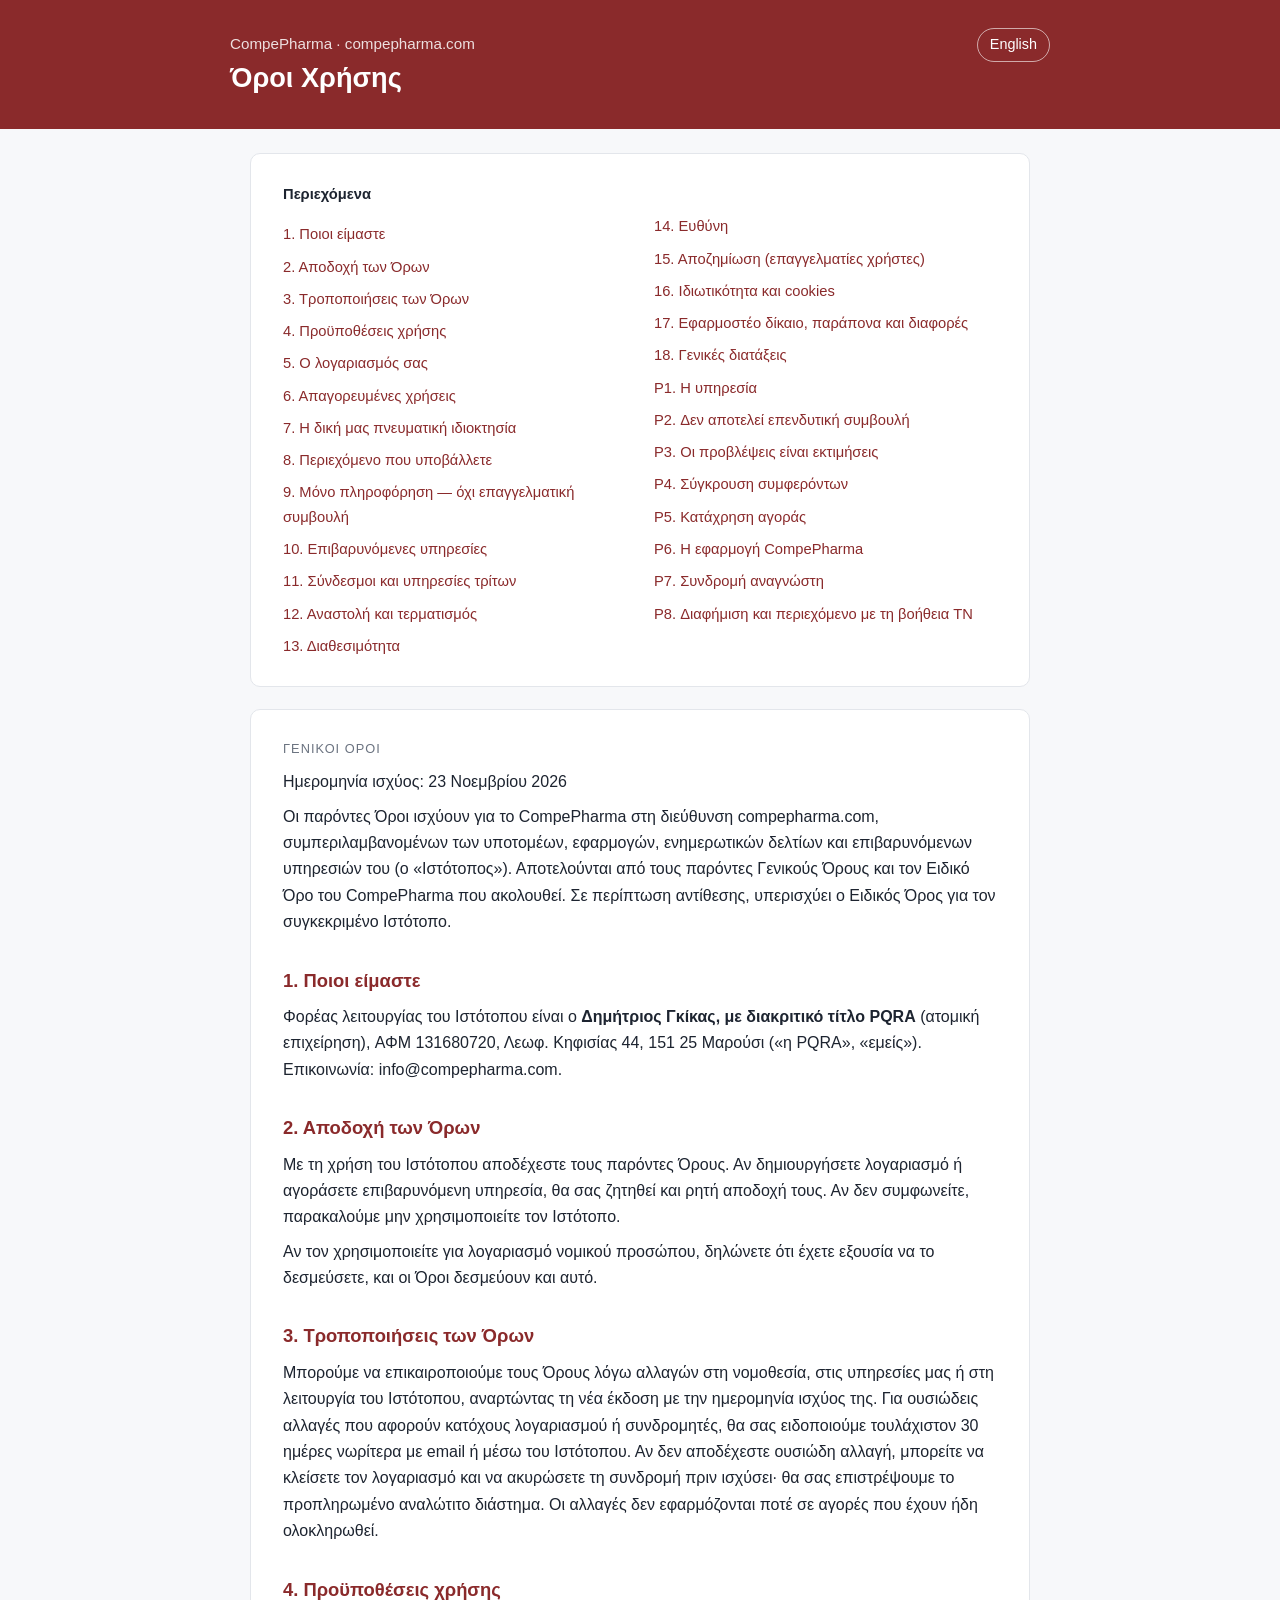
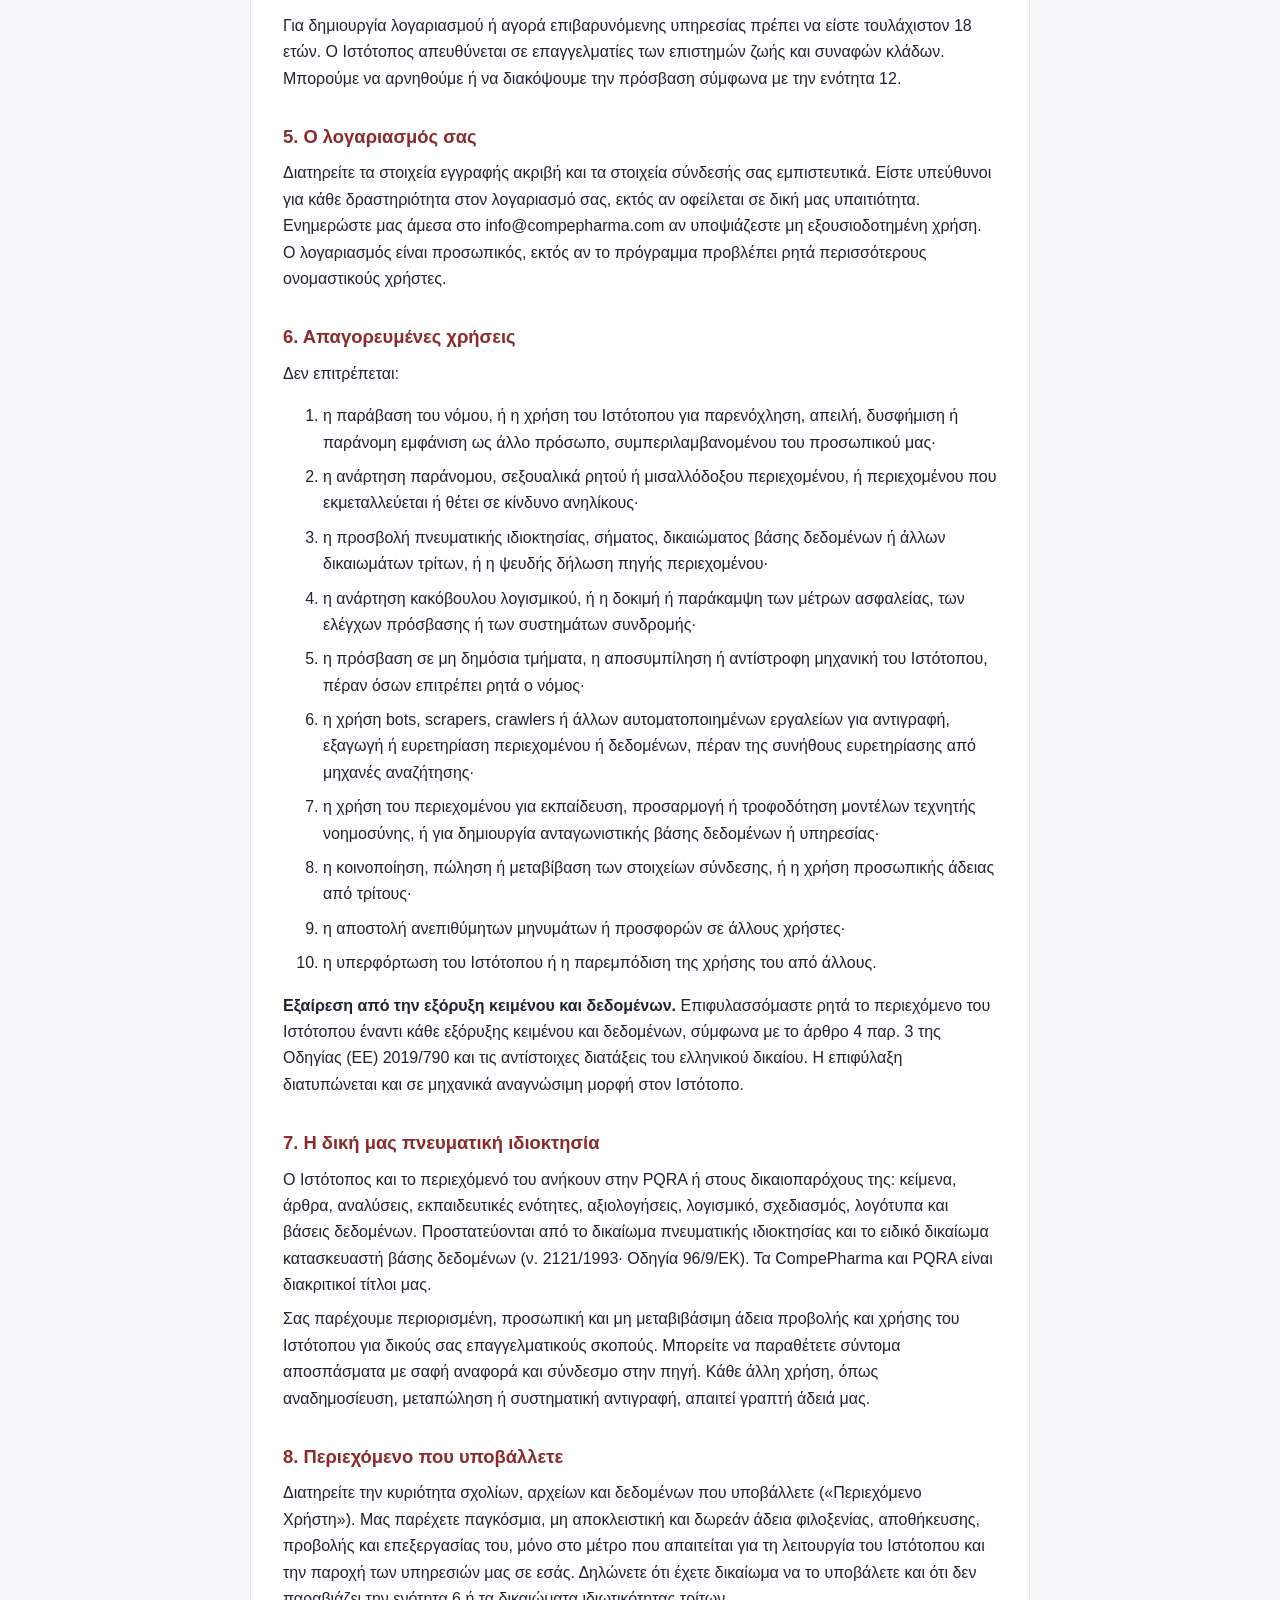
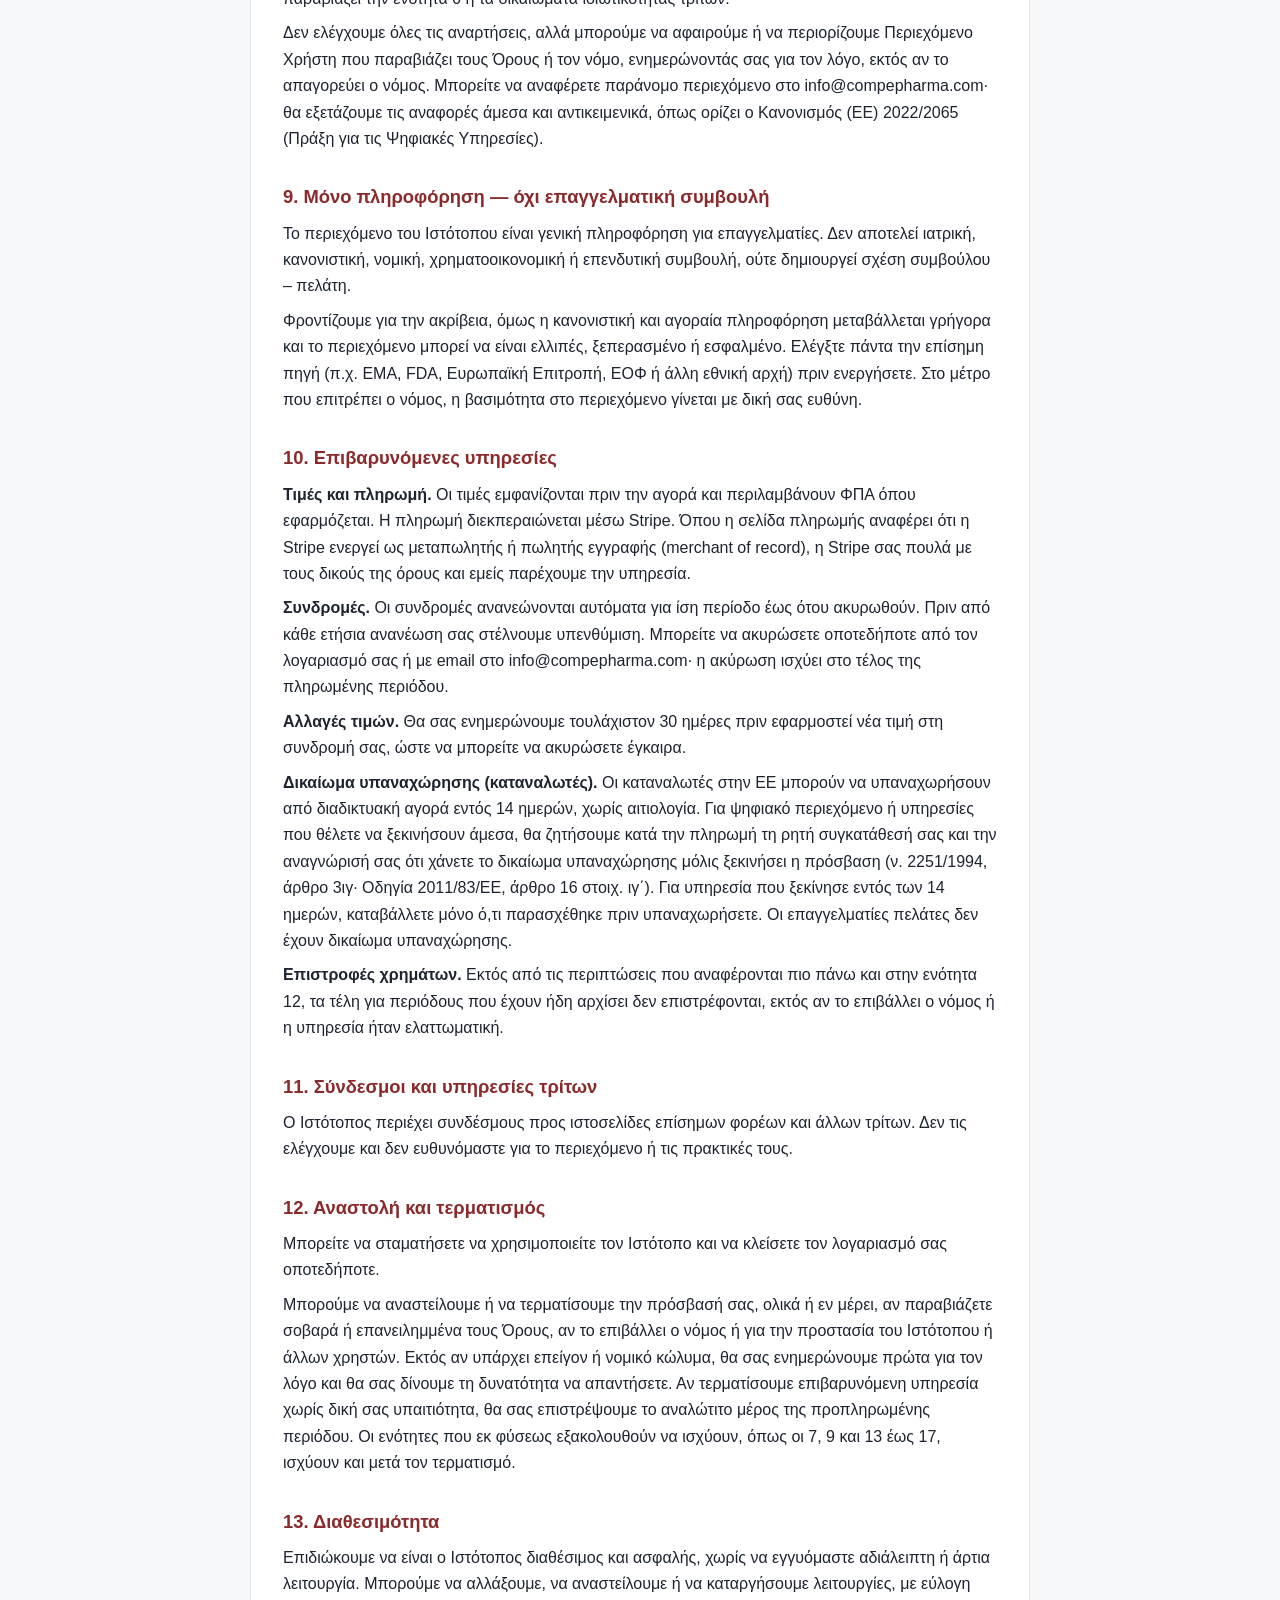
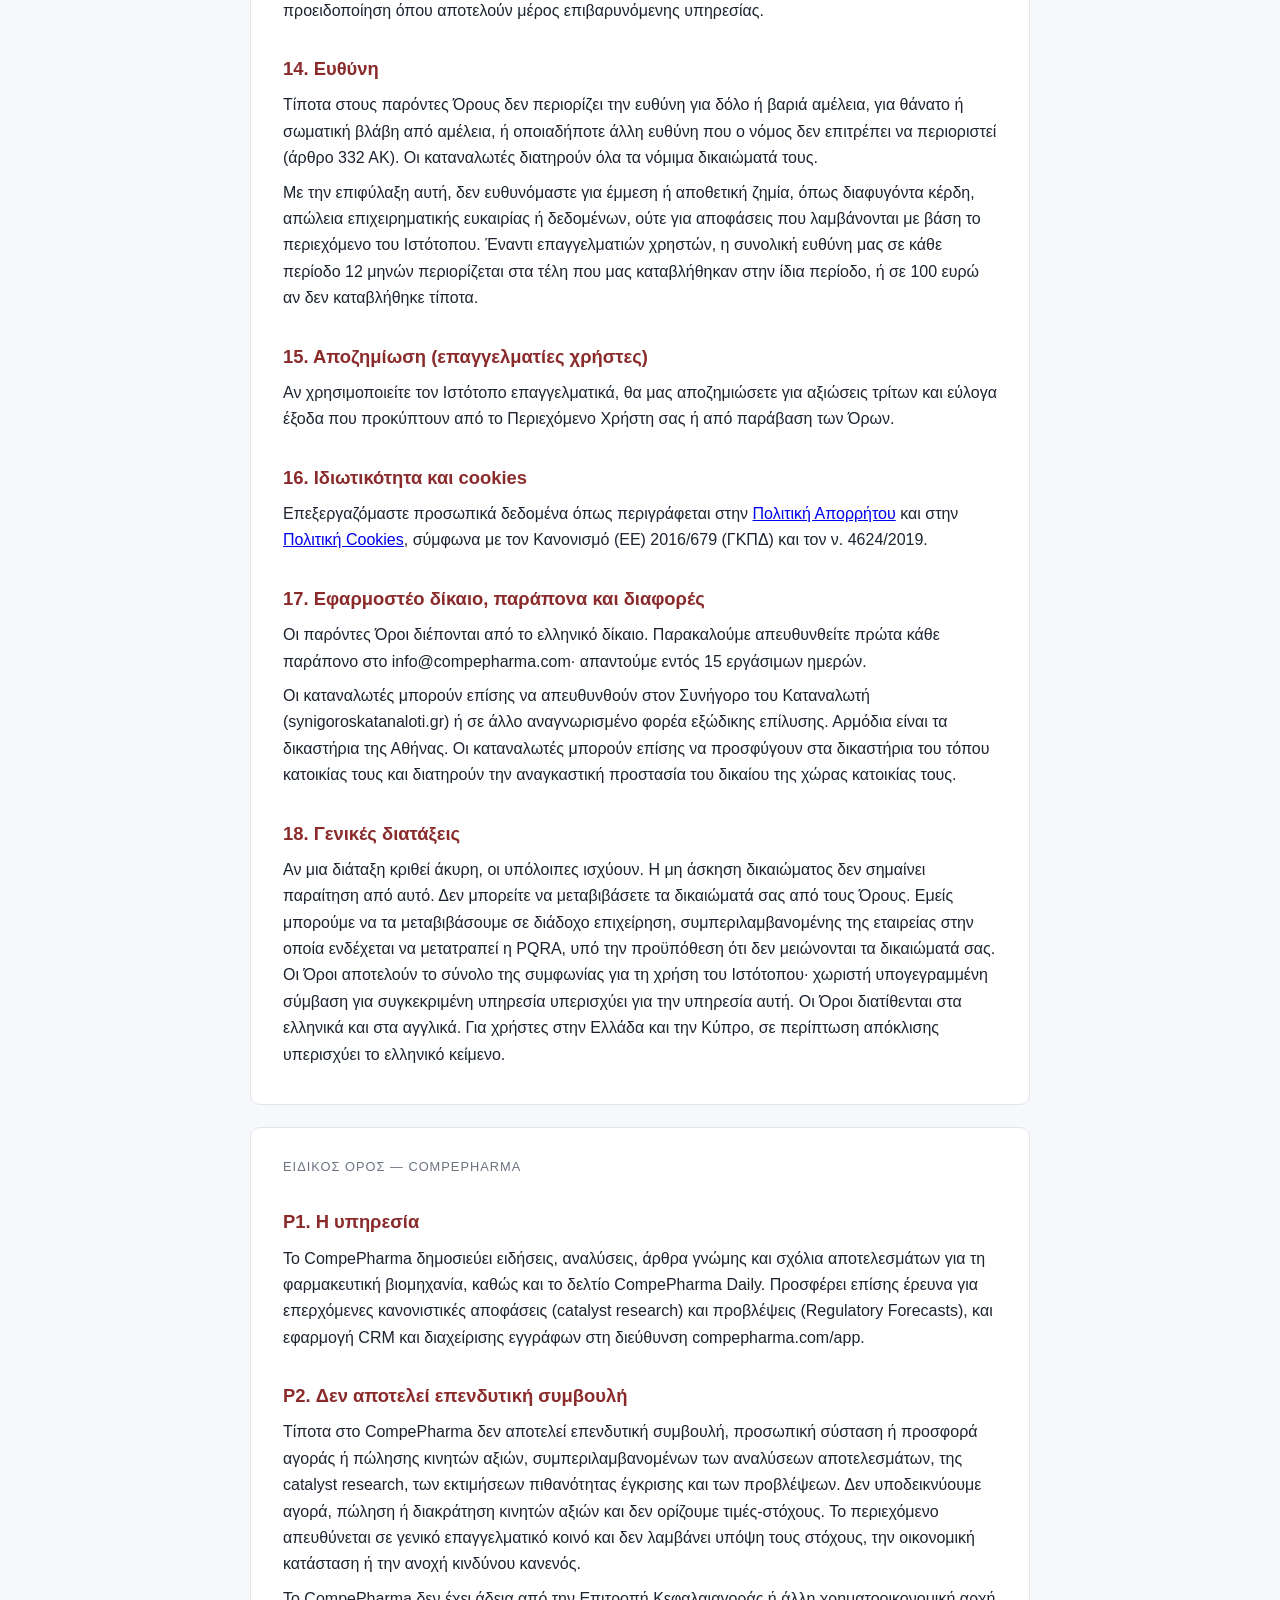
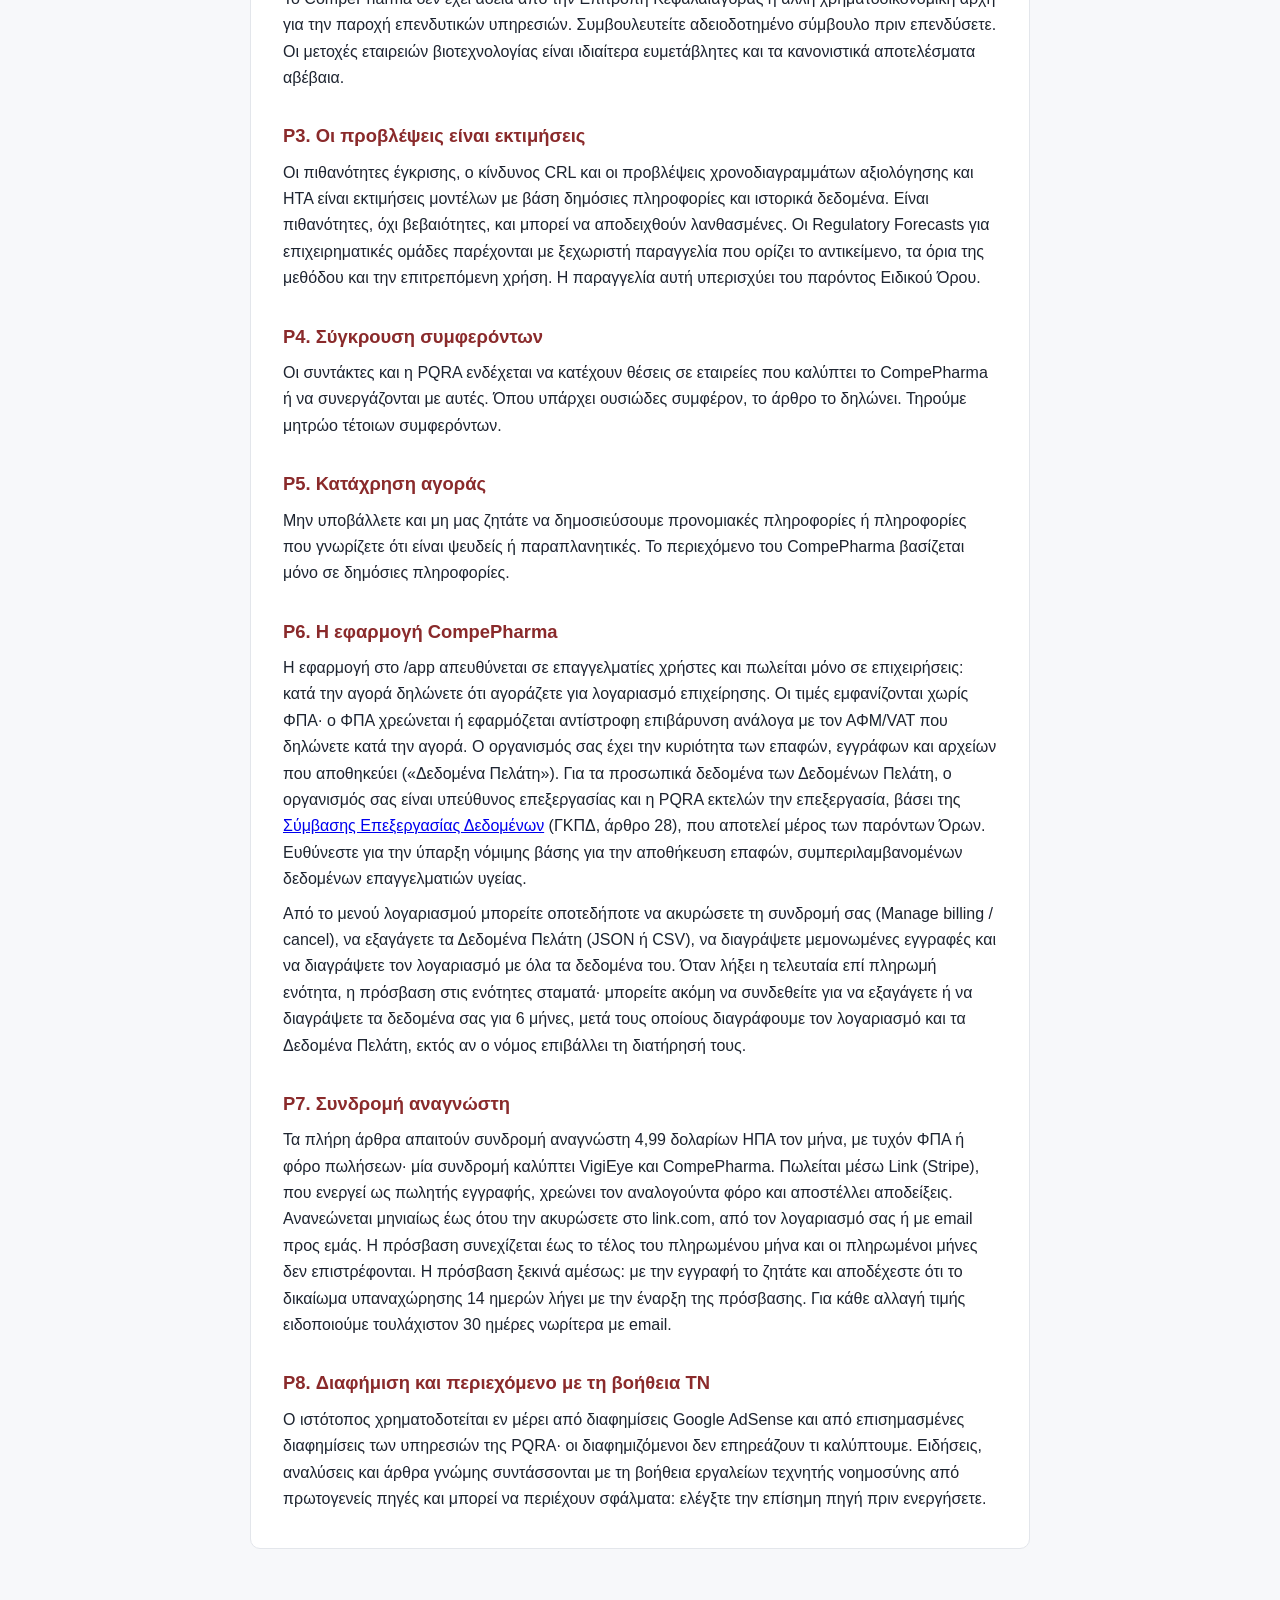
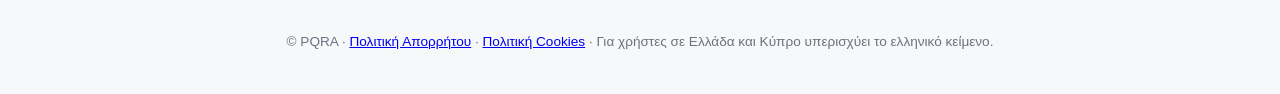
<file: static/legal/terms-el.html>
<!DOCTYPE html>
<html lang="el">
<head>
<meta charset="utf-8">
<meta name="viewport" content="width=device-width,initial-scale=1">
<meta name="tdm-reservation" content="1">
<meta name="robots" content="noai, noimageai">
<title>Όροι Χρήσης | CompePharma</title>
<link rel="alternate" hreflang="en" href="/terms">
<style>
:root{--accent:#8a2a2b}
*{box-sizing:border-box}
body{margin:0;font:16px/1.65 -apple-system,BlinkMacSystemFont,"Segoe UI",Roboto,"Noto Sans",Arial,sans-serif;color:#1d2430;background:#f7f8fa}
header{background:var(--accent);color:#fff;padding:28px 20px}
header .wrap{display:flex;justify-content:space-between;align-items:baseline;gap:16px;flex-wrap:wrap}
header h1{margin:0;font-size:1.7rem;font-weight:650}
header .site{opacity:.85;font-size:.95rem}
header a{color:#fff;border:1px solid rgba(255,255,255,.6);padding:4px 12px;border-radius:999px;text-decoration:none;font-size:.9rem}
.wrap{max-width:820px;margin:0 auto}
main{padding:24px 20px 60px}
.card{background:#fff;border:1px solid #e3e6eb;border-radius:10px;padding:28px 32px;margin-bottom:22px}
nav.toc{font-size:.92rem}
nav.toc ul{columns:2;column-gap:28px;list-style:none;padding:0;margin:8px 0 0}
nav.toc a{color:var(--accent);text-decoration:none}
h2{font-size:1.15rem;margin:30px 0 8px;color:var(--accent)}
.card>h2:first-child{margin-top:0}
.part{font-size:.8rem;letter-spacing:.08em;text-transform:uppercase;color:#6b7380;margin:0 0 10px}
p,li{margin:8px 0}
mark{background:#fff3b0;padding:0 3px;border-radius:3px}
footer{color:#6b7380;font-size:.85rem;text-align:center;padding:0 20px 40px}
@media(max-width:600px){.card{padding:20px}nav.toc ul{columns:1}}
@media print{header{background:none;color:#000}header a,nav.toc{display:none}.card{border:none;padding:0}}
</style>
</head>
<body>
<header><div class="wrap"><div><div class="site"><a href="/" style="border:0;padding:0;font-size:inherit">CompePharma</a> · compepharma.com</div><h1>Όροι Χρήσης</h1></div>
<a href="/terms" hreflang="en">English</a></div></header>
<main class="wrap">
<div class="card"><nav class="toc"><strong>Περιεχόμενα</strong><ul><li><a href="#1-ποιοι-είμαστε">1. Ποιοι είμαστε</a></li><li><a href="#2-αποδοχή-των-όρων">2. Αποδοχή των Όρων</a></li><li><a href="#3-τροποποιήσεις-των-όρων">3. Τροποποιήσεις των Όρων</a></li><li><a href="#4-προϋποθέσεις-χρήσης">4. Προϋποθέσεις χρήσης</a></li><li><a href="#5-ο-λογαριασμός-σας">5. Ο λογαριασμός σας</a></li><li><a href="#6-απαγορευμένες-χρήσεις">6. Απαγορευμένες χρήσεις</a></li><li><a href="#7-η-δική-μας-πνευματική-ιδιοκτησία">7. Η δική μας πνευματική ιδιοκτησία</a></li><li><a href="#8-περιεχόμενο-που-υποβάλλετε">8. Περιεχόμενο που υποβάλλετε</a></li><li><a href="#9-μόνο-πληροφόρηση-όχι-επαγγελματική-συμβουλή">9. Μόνο πληροφόρηση — όχι επαγγελματική συμβουλή</a></li><li><a href="#10-επιβαρυνόμενες-υπηρεσίες">10. Επιβαρυνόμενες υπηρεσίες</a></li><li><a href="#11-σύνδεσμοι-και-υπηρεσίες-τρίτων">11. Σύνδεσμοι και υπηρεσίες τρίτων</a></li><li><a href="#12-αναστολή-και-τερματισμός">12. Αναστολή και τερματισμός</a></li><li><a href="#13-διαθεσιμότητα">13. Διαθεσιμότητα</a></li><li><a href="#14-ευθύνη">14. Ευθύνη</a></li><li><a href="#15-αποζημίωση-επαγγελματίες-χρήστες">15. Αποζημίωση (επαγγελματίες χρήστες)</a></li><li><a href="#16-ιδιωτικότητα-και-cookies">16. Ιδιωτικότητα και cookies</a></li><li><a href="#17-εφαρμοστέο-δίκαιο-παράπονα-και-διαφορές">17. Εφαρμοστέο δίκαιο, παράπονα και διαφορές</a></li><li><a href="#18-γενικές-διατάξεις">18. Γενικές διατάξεις</a></li><li><a href="#p1-η-υπηρεσία">P1. Η υπηρεσία</a></li><li><a href="#p2-δεν-αποτελεί-επενδυτική-συμβουλή">P2. Δεν αποτελεί επενδυτική συμβουλή</a></li><li><a href="#p3-οι-προβλέψεις-είναι-εκτιμήσεις">P3. Οι προβλέψεις είναι εκτιμήσεις</a></li><li><a href="#p4-σύγκρουση-συμφερόντων">P4. Σύγκρουση συμφερόντων</a></li><li><a href="#p5-κατάχρηση-αγοράς">P5. Κατάχρηση αγοράς</a></li><li><a href="#p6-η-εφαρμογή-compepharma">P6. Η εφαρμογή CompePharma</a></li><li><a href="#p7-συνδρομή-αναγνώστη">P7. Συνδρομή αναγνώστη</a></li><li><a href="#p8-διαφήμιση-και-περιεχόμενο-με-τη-βοήθεια-τν">P8. Διαφήμιση και περιεχόμενο με τη βοήθεια ΤΝ</a></li></ul></nav></div>
<div class="card"><p class="part">Γενικοί Όροι</p><p>Ημερομηνία ισχύος: 23 Νοεμβρίου 2026</p>
<p>Οι παρόντες Όροι ισχύουν για το CompePharma στη διεύθυνση compepharma.com, συμπεριλαμβανομένων των υποτομέων, εφαρμογών, ενημερωτικών δελτίων και επιβαρυνόμενων υπηρεσιών του (ο «Ιστότοπος»). Αποτελούνται από τους παρόντες Γενικούς Όρους και τον Ειδικό Όρο του CompePharma που ακολουθεί. Σε περίπτωση αντίθεσης, υπερισχύει ο Ειδικός Όρος για τον συγκεκριμένο Ιστότοπο.</p>
<h2 id="1-ποιοι-είμαστε">1. Ποιοι είμαστε</h2>
<p>Φορέας λειτουργίας του Ιστότοπου είναι ο <strong>Δημήτριος Γκίκας, με διακριτικό τίτλο PQRA</strong> (ατομική επιχείρηση), ΑΦΜ 131680720, Λεωφ. Κηφισίας 44, 151 25 Μαρούσι («η PQRA», «εμείς»). Επικοινωνία: info@compepharma.com.</p>
<h2 id="2-αποδοχή-των-όρων">2. Αποδοχή των Όρων</h2>
<p>Με τη χρήση του Ιστότοπου αποδέχεστε τους παρόντες Όρους. Αν δημιουργήσετε λογαριασμό ή αγοράσετε επιβαρυνόμενη υπηρεσία, θα σας ζητηθεί και ρητή αποδοχή τους. Αν δεν συμφωνείτε, παρακαλούμε μην χρησιμοποιείτε τον Ιστότοπο.</p>
<p>Αν τον χρησιμοποιείτε για λογαριασμό νομικού προσώπου, δηλώνετε ότι έχετε εξουσία να το δεσμεύσετε, και οι Όροι δεσμεύουν και αυτό.</p>
<h2 id="3-τροποποιήσεις-των-όρων">3. Τροποποιήσεις των Όρων</h2>
<p>Μπορούμε να επικαιροποιούμε τους Όρους λόγω αλλαγών στη νομοθεσία, στις υπηρεσίες μας ή στη λειτουργία του Ιστότοπου, αναρτώντας τη νέα έκδοση με την ημερομηνία ισχύος της. Για ουσιώδεις αλλαγές που αφορούν κατόχους λογαριασμού ή συνδρομητές, θα σας ειδοποιούμε τουλάχιστον 30 ημέρες νωρίτερα με email ή μέσω του Ιστότοπου. Αν δεν αποδέχεστε ουσιώδη αλλαγή, μπορείτε να κλείσετε τον λογαριασμό και να ακυρώσετε τη συνδρομή πριν ισχύσει· θα σας επιστρέψουμε το προπληρωμένο αναλώτιτο διάστημα. Οι αλλαγές δεν εφαρμόζονται ποτέ σε αγορές που έχουν ήδη ολοκληρωθεί.</p>
<h2 id="4-προϋποθέσεις-χρήσης">4. Προϋποθέσεις χρήσης</h2>
<p>Για δημιουργία λογαριασμού ή αγορά επιβαρυνόμενης υπηρεσίας πρέπει να είστε τουλάχιστον 18 ετών. Ο Ιστότοπος απευθύνεται σε επαγγελματίες των επιστημών ζωής και συναφών κλάδων. Μπορούμε να αρνηθούμε ή να διακόψουμε την πρόσβαση σύμφωνα με την ενότητα 12.</p>
<h2 id="5-ο-λογαριασμός-σας">5. Ο λογαριασμός σας</h2>
<p>Διατηρείτε τα στοιχεία εγγραφής ακριβή και τα στοιχεία σύνδεσής σας εμπιστευτικά. Είστε υπεύθυνοι για κάθε δραστηριότητα στον λογαριασμό σας, εκτός αν οφείλεται σε δική μας υπαιτιότητα. Ενημερώστε μας άμεσα στο info@compepharma.com αν υποψιάζεστε μη εξουσιοδοτημένη χρήση. Ο λογαριασμός είναι προσωπικός, εκτός αν το πρόγραμμα προβλέπει ρητά περισσότερους ονομαστικούς χρήστες.</p>
<h2 id="6-απαγορευμένες-χρήσεις">6. Απαγορευμένες χρήσεις</h2>
<p>Δεν επιτρέπεται:</p>
<ol>
<li>η παράβαση του νόμου, ή η χρήση του Ιστότοπου για παρενόχληση, απειλή, δυσφήμιση ή παράνομη εμφάνιση ως άλλο πρόσωπο, συμπεριλαμβανομένου του προσωπικού μας·</li>
<li>η ανάρτηση παράνομου, σεξουαλικά ρητού ή μισαλλόδοξου περιεχομένου, ή περιεχομένου που εκμεταλλεύεται ή θέτει σε κίνδυνο ανηλίκους·</li>
<li>η προσβολή πνευματικής ιδιοκτησίας, σήματος, δικαιώματος βάσης δεδομένων ή άλλων δικαιωμάτων τρίτων, ή η ψευδής δήλωση πηγής περιεχομένου·</li>
<li>η ανάρτηση κακόβουλου λογισμικού, ή η δοκιμή ή παράκαμψη των μέτρων ασφαλείας, των ελέγχων πρόσβασης ή των συστημάτων συνδρομής·</li>
<li>η πρόσβαση σε μη δημόσια τμήματα, η αποσυμπίληση ή αντίστροφη μηχανική του Ιστότοπου, πέραν όσων επιτρέπει ρητά ο νόμος·</li>
<li>η χρήση bots, scrapers, crawlers ή άλλων αυτοματοποιημένων εργαλείων για αντιγραφή, εξαγωγή ή ευρετηρίαση περιεχομένου ή δεδομένων, πέραν της συνήθους ευρετηρίασης από μηχανές αναζήτησης·</li>
<li>η χρήση του περιεχομένου για εκπαίδευση, προσαρμογή ή τροφοδότηση μοντέλων τεχνητής νοημοσύνης, ή για δημιουργία ανταγωνιστικής βάσης δεδομένων ή υπηρεσίας·</li>
<li>η κοινοποίηση, πώληση ή μεταβίβαση των στοιχείων σύνδεσης, ή η χρήση προσωπικής άδειας από τρίτους·</li>
<li>η αποστολή ανεπιθύμητων μηνυμάτων ή προσφορών σε άλλους χρήστες·</li>
<li>η υπερφόρτωση του Ιστότοπου ή η παρεμπόδιση της χρήσης του από άλλους.</li>
</ol>
<p><strong>Εξαίρεση από την εξόρυξη κειμένου και δεδομένων.</strong> Επιφυλασσόμαστε ρητά το περιεχόμενο του Ιστότοπου έναντι κάθε εξόρυξης κειμένου και δεδομένων, σύμφωνα με το άρθρο 4 παρ. 3 της Οδηγίας (ΕΕ) 2019/790 και τις αντίστοιχες διατάξεις του ελληνικού δικαίου. Η επιφύλαξη διατυπώνεται και σε μηχανικά αναγνώσιμη μορφή στον Ιστότοπο.</p>
<h2 id="7-η-δική-μας-πνευματική-ιδιοκτησία">7. Η δική μας πνευματική ιδιοκτησία</h2>
<p>Ο Ιστότοπος και το περιεχόμενό του ανήκουν στην PQRA ή στους δικαιοπαρόχους της: κείμενα, άρθρα, αναλύσεις, εκπαιδευτικές ενότητες, αξιολογήσεις, λογισμικό, σχεδιασμός, λογότυπα και βάσεις δεδομένων. Προστατεύονται από το δικαίωμα πνευματικής ιδιοκτησίας και το ειδικό δικαίωμα κατασκευαστή βάσης δεδομένων (ν. 2121/1993· Οδηγία 96/9/ΕΚ). Τα CompePharma και PQRA είναι διακριτικοί τίτλοι μας.</p>
<p>Σας παρέχουμε περιορισμένη, προσωπική και μη μεταβιβάσιμη άδεια προβολής και χρήσης του Ιστότοπου για δικούς σας επαγγελματικούς σκοπούς. Μπορείτε να παραθέτετε σύντομα αποσπάσματα με σαφή αναφορά και σύνδεσμο στην πηγή. Κάθε άλλη χρήση, όπως αναδημοσίευση, μεταπώληση ή συστηματική αντιγραφή, απαιτεί γραπτή άδειά μας.</p>
<h2 id="8-περιεχόμενο-που-υποβάλλετε">8. Περιεχόμενο που υποβάλλετε</h2>
<p>Διατηρείτε την κυριότητα σχολίων, αρχείων και δεδομένων που υποβάλλετε («Περιεχόμενο Χρήστη»). Μας παρέχετε παγκόσμια, μη αποκλειστική και δωρεάν άδεια φιλοξενίας, αποθήκευσης, προβολής και επεξεργασίας του, μόνο στο μέτρο που απαιτείται για τη λειτουργία του Ιστότοπου και την παροχή των υπηρεσιών μας σε εσάς. Δηλώνετε ότι έχετε δικαίωμα να το υποβάλετε και ότι δεν παραβιάζει την ενότητα 6 ή τα δικαιώματα ιδιωτικότητας τρίτων.</p>
<p>Δεν ελέγχουμε όλες τις αναρτήσεις, αλλά μπορούμε να αφαιρούμε ή να περιορίζουμε Περιεχόμενο Χρήστη που παραβιάζει τους Όρους ή τον νόμο, ενημερώνοντάς σας για τον λόγο, εκτός αν το απαγορεύει ο νόμος. Μπορείτε να αναφέρετε παράνομο περιεχόμενο στο info@compepharma.com· θα εξετάζουμε τις αναφορές άμεσα και αντικειμενικά, όπως ορίζει ο Κανονισμός (ΕΕ) 2022/2065 (Πράξη για τις Ψηφιακές Υπηρεσίες).</p>
<h2 id="9-μόνο-πληροφόρηση-όχι-επαγγελματική-συμβουλή">9. Μόνο πληροφόρηση — όχι επαγγελματική συμβουλή</h2>
<p>Το περιεχόμενο του Ιστότοπου είναι γενική πληροφόρηση για επαγγελματίες. Δεν αποτελεί ιατρική, κανονιστική, νομική, χρηματοοικονομική ή επενδυτική συμβουλή, ούτε δημιουργεί σχέση συμβούλου – πελάτη.</p>
<p>Φροντίζουμε για την ακρίβεια, όμως η κανονιστική και αγοραία πληροφόρηση μεταβάλλεται γρήγορα και το περιεχόμενο μπορεί να είναι ελλιπές, ξεπερασμένο ή εσφαλμένο. Ελέγξτε πάντα την επίσημη πηγή (π.χ. EMA, FDA, Ευρωπαϊκή Επιτροπή, ΕΟΦ ή άλλη εθνική αρχή) πριν ενεργήσετε. Στο μέτρο που επιτρέπει ο νόμος, η βασιμότητα στο περιεχόμενο γίνεται με δική σας ευθύνη.</p>
<h2 id="10-επιβαρυνόμενες-υπηρεσίες">10. Επιβαρυνόμενες υπηρεσίες</h2>
<p><strong>Τιμές και πληρωμή.</strong> Οι τιμές εμφανίζονται πριν την αγορά και περιλαμβάνουν ΦΠΑ όπου εφαρμόζεται. Η πληρωμή διεκπεραιώνεται μέσω Stripe. Όπου η σελίδα πληρωμής αναφέρει ότι η Stripe ενεργεί ως μεταπωλητής ή πωλητής εγγραφής (merchant of record), η Stripe σας πουλά με τους δικούς της όρους και εμείς παρέχουμε την υπηρεσία.</p>
<p><strong>Συνδρομές.</strong> Οι συνδρομές ανανεώνονται αυτόματα για ίση περίοδο έως ότου ακυρωθούν. Πριν από κάθε ετήσια ανανέωση σας στέλνουμε υπενθύμιση. Μπορείτε να ακυρώσετε οποτεδήποτε από τον λογαριασμό σας ή με email στο info@compepharma.com· η ακύρωση ισχύει στο τέλος της πληρωμένης περιόδου.</p>
<p><strong>Αλλαγές τιμών.</strong> Θα σας ενημερώνουμε τουλάχιστον 30 ημέρες πριν εφαρμοστεί νέα τιμή στη συνδρομή σας, ώστε να μπορείτε να ακυρώσετε έγκαιρα.</p>
<p><strong>Δικαίωμα υπαναχώρησης (καταναλωτές).</strong> Οι καταναλωτές στην ΕΕ μπορούν να υπαναχωρήσουν από διαδικτυακή αγορά εντός 14 ημερών, χωρίς αιτιολογία. Για ψηφιακό περιεχόμενο ή υπηρεσίες που θέλετε να ξεκινήσουν άμεσα, θα ζητήσουμε κατά την πληρωμή τη ρητή συγκατάθεσή σας και την αναγνώρισή σας ότι χάνετε το δικαίωμα υπαναχώρησης μόλις ξεκινήσει η πρόσβαση (ν. 2251/1994, άρθρο 3ιγ· Οδηγία 2011/83/ΕΕ, άρθρο 16 στοιχ. ιγ΄). Για υπηρεσία που ξεκίνησε εντός των 14 ημερών, καταβάλλετε μόνο ό,τι παρασχέθηκε πριν υπαναχωρήσετε. Οι επαγγελματίες πελάτες δεν έχουν δικαίωμα υπαναχώρησης.</p>
<p><strong>Επιστροφές χρημάτων.</strong> Εκτός από τις περιπτώσεις που αναφέρονται πιο πάνω και στην ενότητα 12, τα τέλη για περιόδους που έχουν ήδη αρχίσει δεν επιστρέφονται, εκτός αν το επιβάλλει ο νόμος ή η υπηρεσία ήταν ελαττωματική.</p>
<h2 id="11-σύνδεσμοι-και-υπηρεσίες-τρίτων">11. Σύνδεσμοι και υπηρεσίες τρίτων</h2>
<p>Ο Ιστότοπος περιέχει συνδέσμους προς ιστοσελίδες επίσημων φορέων και άλλων τρίτων. Δεν τις ελέγχουμε και δεν ευθυνόμαστε για το περιεχόμενο ή τις πρακτικές τους.</p>
<h2 id="12-αναστολή-και-τερματισμός">12. Αναστολή και τερματισμός</h2>
<p>Μπορείτε να σταματήσετε να χρησιμοποιείτε τον Ιστότοπο και να κλείσετε τον λογαριασμό σας οποτεδήποτε.</p>
<p>Μπορούμε να αναστείλουμε ή να τερματίσουμε την πρόσβασή σας, ολικά ή εν μέρει, αν παραβιάζετε σοβαρά ή επανειλημμένα τους Όρους, αν το επιβάλλει ο νόμος ή για την προστασία του Ιστότοπου ή άλλων χρηστών. Εκτός αν υπάρχει επείγον ή νομικό κώλυμα, θα σας ενημερώνουμε πρώτα για τον λόγο και θα σας δίνουμε τη δυνατότητα να απαντήσετε. Αν τερματίσουμε επιβαρυνόμενη υπηρεσία χωρίς δική σας υπαιτιότητα, θα σας επιστρέψουμε το αναλώτιτο μέρος της προπληρωμένης περιόδου. Οι ενότητες που εκ φύσεως εξακολουθούν να ισχύουν, όπως οι 7, 9 και 13 έως 17, ισχύουν και μετά τον τερματισμό.</p>
<h2 id="13-διαθεσιμότητα">13. Διαθεσιμότητα</h2>
<p>Επιδιώκουμε να είναι ο Ιστότοπος διαθέσιμος και ασφαλής, χωρίς να εγγυόμαστε αδιάλειπτη ή άρτια λειτουργία. Μπορούμε να αλλάξουμε, να αναστείλουμε ή να καταργήσουμε λειτουργίες, με εύλογη προειδοποίηση όπου αποτελούν μέρος επιβαρυνόμενης υπηρεσίας.</p>
<h2 id="14-ευθύνη">14. Ευθύνη</h2>
<p>Τίποτα στους παρόντες Όρους δεν περιορίζει την ευθύνη για δόλο ή βαριά αμέλεια, για θάνατο ή σωματική βλάβη από αμέλεια, ή οποιαδήποτε άλλη ευθύνη που ο νόμος δεν επιτρέπει να περιοριστεί (άρθρο 332 ΑΚ). Οι καταναλωτές διατηρούν όλα τα νόμιμα δικαιώματά τους.</p>
<p>Με την επιφύλαξη αυτή, δεν ευθυνόμαστε για έμμεση ή αποθετική ζημία, όπως διαφυγόντα κέρδη, απώλεια επιχειρηματικής ευκαιρίας ή δεδομένων, ούτε για αποφάσεις που λαμβάνονται με βάση το περιεχόμενο του Ιστότοπου. Έναντι επαγγελματιών χρηστών, η συνολική ευθύνη μας σε κάθε περίοδο 12 μηνών περιορίζεται στα τέλη που μας καταβλήθηκαν στην ίδια περίοδο, ή σε 100 ευρώ αν δεν καταβλήθηκε τίποτα.</p>
<h2 id="15-αποζημίωση-επαγγελματίες-χρήστες">15. Αποζημίωση (επαγγελματίες χρήστες)</h2>
<p>Αν χρησιμοποιείτε τον Ιστότοπο επαγγελματικά, θα μας αποζημιώσετε για αξιώσεις τρίτων και εύλογα έξοδα που προκύπτουν από το Περιεχόμενο Χρήστη σας ή από παράβαση των Όρων.</p>
<h2 id="16-ιδιωτικότητα-και-cookies">16. Ιδιωτικότητα και cookies</h2>
<p>Επεξεργαζόμαστε προσωπικά δεδομένα όπως περιγράφεται στην <a href="/privacy/el">Πολιτική Απορρήτου</a> και στην <a href="/cookies/el">Πολιτική Cookies</a>, σύμφωνα με τον Κανονισμό (ΕΕ) 2016/679 (ΓΚΠΔ) και τον ν. 4624/2019.</p>
<h2 id="17-εφαρμοστέο-δίκαιο-παράπονα-και-διαφορές">17. Εφαρμοστέο δίκαιο, παράπονα και διαφορές</h2>
<p>Οι παρόντες Όροι διέπονται από το ελληνικό δίκαιο. Παρακαλούμε απευθυνθείτε πρώτα κάθε παράπονο στο info@compepharma.com· απαντούμε εντός 15 εργάσιμων ημερών.</p>
<p>Οι καταναλωτές μπορούν επίσης να απευθυνθούν στον Συνήγορο του Καταναλωτή (synigoroskatanaloti.gr) ή σε άλλο αναγνωρισμένο φορέα εξώδικης επίλυσης. Αρμόδια είναι τα δικαστήρια της Αθήνας. Οι καταναλωτές μπορούν επίσης να προσφύγουν στα δικαστήρια του τόπου κατοικίας τους και διατηρούν την αναγκαστική προστασία του δικαίου της χώρας κατοικίας τους.</p>
<h2 id="18-γενικές-διατάξεις">18. Γενικές διατάξεις</h2>
<p>Αν μια διάταξη κριθεί άκυρη, οι υπόλοιπες ισχύουν. Η μη άσκηση δικαιώματος δεν σημαίνει παραίτηση από αυτό. Δεν μπορείτε να μεταβιβάσετε τα δικαιώματά σας από τους Όρους. Εμείς μπορούμε να τα μεταβιβάσουμε σε διάδοχο επιχείρηση, συμπεριλαμβανομένης της εταιρείας στην οποία ενδέχεται να μετατραπεί η PQRA, υπό την προϋπόθεση ότι δεν μειώνονται τα δικαιώματά σας. Οι Όροι αποτελούν το σύνολο της συμφωνίας για τη χρήση του Ιστότοπου· χωριστή υπογεγραμμένη σύμβαση για συγκεκριμένη υπηρεσία υπερισχύει για την υπηρεσία αυτή. Οι Όροι διατίθενται στα ελληνικά και στα αγγλικά. Για χρήστες στην Ελλάδα και την Κύπρο, σε περίπτωση απόκλισης υπερισχύει το ελληνικό κείμενο.</p></div>
<div class="card"><p class="part">Ειδικός Όρος — CompePharma</p><h2 id="p1-η-υπηρεσία">P1. Η υπηρεσία</h2>
<p>Το CompePharma δημοσιεύει ειδήσεις, αναλύσεις, άρθρα γνώμης και σχόλια αποτελεσμάτων για τη φαρμακευτική βιομηχανία, καθώς και το δελτίο CompePharma Daily. Προσφέρει επίσης έρευνα για επερχόμενες κανονιστικές αποφάσεις (catalyst research) και προβλέψεις (Regulatory Forecasts), και εφαρμογή CRM και διαχείρισης εγγράφων στη διεύθυνση compepharma.com/app.</p>
<h2 id="p2-δεν-αποτελεί-επενδυτική-συμβουλή">P2. Δεν αποτελεί επενδυτική συμβουλή</h2>
<p>Τίποτα στο CompePharma δεν αποτελεί επενδυτική συμβουλή, προσωπική σύσταση ή προσφορά αγοράς ή πώλησης κινητών αξιών, συμπεριλαμβανομένων των αναλύσεων αποτελεσμάτων, της catalyst research, των εκτιμήσεων πιθανότητας έγκρισης και των προβλέψεων. Δεν υποδεικνύουμε αγορά, πώληση ή διακράτηση κινητών αξιών και δεν ορίζουμε τιμές-στόχους. Το περιεχόμενο απευθύνεται σε γενικό επαγγελματικό κοινό και δεν λαμβάνει υπόψη τους στόχους, την οικονομική κατάσταση ή την ανοχή κινδύνου κανενός.</p>
<p>Το CompePharma δεν έχει άδεια από την Επιτροπή Κεφαλαιαγοράς ή άλλη χρηματοοικονομική αρχή για την παροχή επενδυτικών υπηρεσιών. Συμβουλευτείτε αδειοδοτημένο σύμβουλο πριν επενδύσετε. Οι μετοχές εταιρειών βιοτεχνολογίας είναι ιδιαίτερα ευμετάβλητες και τα κανονιστικά αποτελέσματα αβέβαια.</p>
<h2 id="p3-οι-προβλέψεις-είναι-εκτιμήσεις">P3. Οι προβλέψεις είναι εκτιμήσεις</h2>
<p>Οι πιθανότητες έγκρισης, ο κίνδυνος CRL και οι προβλέψεις χρονοδιαγραμμάτων αξιολόγησης και HTA είναι εκτιμήσεις μοντέλων με βάση δημόσιες πληροφορίες και ιστορικά δεδομένα. Είναι πιθανότητες, όχι βεβαιότητες, και μπορεί να αποδειχθούν λανθασμένες. Οι Regulatory Forecasts για επιχειρηματικές ομάδες παρέχονται με ξεχωριστή παραγγελία που ορίζει το αντικείμενο, τα όρια της μεθόδου και την επιτρεπόμενη χρήση. Η παραγγελία αυτή υπερισχύει του παρόντος Ειδικού Όρου.</p>
<h2 id="p4-σύγκρουση-συμφερόντων">P4. Σύγκρουση συμφερόντων</h2>
<p>Οι συντάκτες και η PQRA ενδέχεται να κατέχουν θέσεις σε εταιρείες που καλύπτει το CompePharma ή να συνεργάζονται με αυτές. Όπου υπάρχει ουσιώδες συμφέρον, το άρθρο το δηλώνει. Τηρούμε μητρώο τέτοιων συμφερόντων.</p>
<h2 id="p5-κατάχρηση-αγοράς">P5. Κατάχρηση αγοράς</h2>
<p>Μην υποβάλλετε και μη μας ζητάτε να δημοσιεύσουμε προνομιακές πληροφορίες ή πληροφορίες που γνωρίζετε ότι είναι ψευδείς ή παραπλανητικές. Το περιεχόμενο του CompePharma βασίζεται μόνο σε δημόσιες πληροφορίες.</p>
<h2 id="p6-η-εφαρμογή-compepharma">P6. Η εφαρμογή CompePharma</h2>
<p>Η εφαρμογή στο /app απευθύνεται σε επαγγελματίες χρήστες και πωλείται μόνο σε επιχειρήσεις: κατά την αγορά δηλώνετε ότι αγοράζετε για λογαριασμό επιχείρησης. Οι τιμές εμφανίζονται χωρίς ΦΠΑ· ο ΦΠΑ χρεώνεται ή εφαρμόζεται αντίστροφη επιβάρυνση ανάλογα με τον ΑΦΜ/VAT που δηλώνετε κατά την αγορά. Ο οργανισμός σας έχει την κυριότητα των επαφών, εγγράφων και αρχείων που αποθηκεύει («Δεδομένα Πελάτη»). Για τα προσωπικά δεδομένα των Δεδομένων Πελάτη, ο οργανισμός σας είναι υπεύθυνος επεξεργασίας και η PQRA εκτελών την επεξεργασία, βάσει της <a href="/dpa/el">Σύμβασης Επεξεργασίας Δεδομένων</a> (ΓΚΠΔ, άρθρο 28), που αποτελεί μέρος των παρόντων Όρων. Ευθύνεστε για την ύπαρξη νόμιμης βάσης για την αποθήκευση επαφών, συμπεριλαμβανομένων δεδομένων επαγγελματιών υγείας.</p>
<p>Από το μενού λογαριασμού μπορείτε οποτεδήποτε να ακυρώσετε τη συνδρομή σας (Manage billing / cancel), να εξαγάγετε τα Δεδομένα Πελάτη (JSON ή CSV), να διαγράψετε μεμονωμένες εγγραφές και να διαγράψετε τον λογαριασμό με όλα τα δεδομένα του. Όταν λήξει η τελευταία επί πληρωμή ενότητα, η πρόσβαση στις ενότητες σταματά· μπορείτε ακόμη να συνδεθείτε για να εξαγάγετε ή να διαγράψετε τα δεδομένα σας για 6 μήνες, μετά τους οποίους διαγράφουμε τον λογαριασμό και τα Δεδομένα Πελάτη, εκτός αν ο νόμος επιβάλλει τη διατήρησή τους.</p>
<h2 id="p7-συνδρομή-αναγνώστη">P7. Συνδρομή αναγνώστη</h2>
<p>Τα πλήρη άρθρα απαιτούν συνδρομή αναγνώστη 4,99 δολαρίων ΗΠΑ τον μήνα, με τυχόν ΦΠΑ ή φόρο πωλήσεων· μία συνδρομή καλύπτει VigiEye και CompePharma. Πωλείται μέσω Link (Stripe), που ενεργεί ως πωλητής εγγραφής, χρεώνει τον αναλογούντα φόρο και αποστέλλει αποδείξεις. Ανανεώνεται μηνιαίως έως ότου την ακυρώσετε στο link.com, από τον λογαριασμό σας ή με email προς εμάς. Η πρόσβαση συνεχίζεται έως το τέλος του πληρωμένου μήνα και οι πληρωμένοι μήνες δεν επιστρέφονται. Η πρόσβαση ξεκινά αμέσως: με την εγγραφή το ζητάτε και αποδέχεστε ότι το δικαίωμα υπαναχώρησης 14 ημερών λήγει με την έναρξη της πρόσβασης. Για κάθε αλλαγή τιμής ειδοποιούμε τουλάχιστον 30 ημέρες νωρίτερα με email.</p>
<h2 id="p8-διαφήμιση-και-περιεχόμενο-με-τη-βοήθεια-τν">P8. Διαφήμιση και περιεχόμενο με τη βοήθεια ΤΝ</h2>
<p>Ο ιστότοπος χρηματοδοτείται εν μέρει από διαφημίσεις Google AdSense και από επισημασμένες διαφημίσεις των υπηρεσιών της PQRA· οι διαφημιζόμενοι δεν επηρεάζουν τι καλύπτουμε. Ειδήσεις, αναλύσεις και άρθρα γνώμης συντάσσονται με τη βοήθεια εργαλείων τεχνητής νοημοσύνης από πρωτογενείς πηγές και μπορεί να περιέχουν σφάλματα: ελέγξτε την επίσημη πηγή πριν ενεργήσετε.</p></div>
</main>
<footer>© PQRA · <a href="/privacy/el">Πολιτική Απορρήτου</a> · <a href="/cookies/el">Πολιτική Cookies</a> · Για χρήστες σε Ελλάδα και Κύπρο υπερισχύει το ελληνικό κείμενο.</footer>
</body>
</html>
</file>
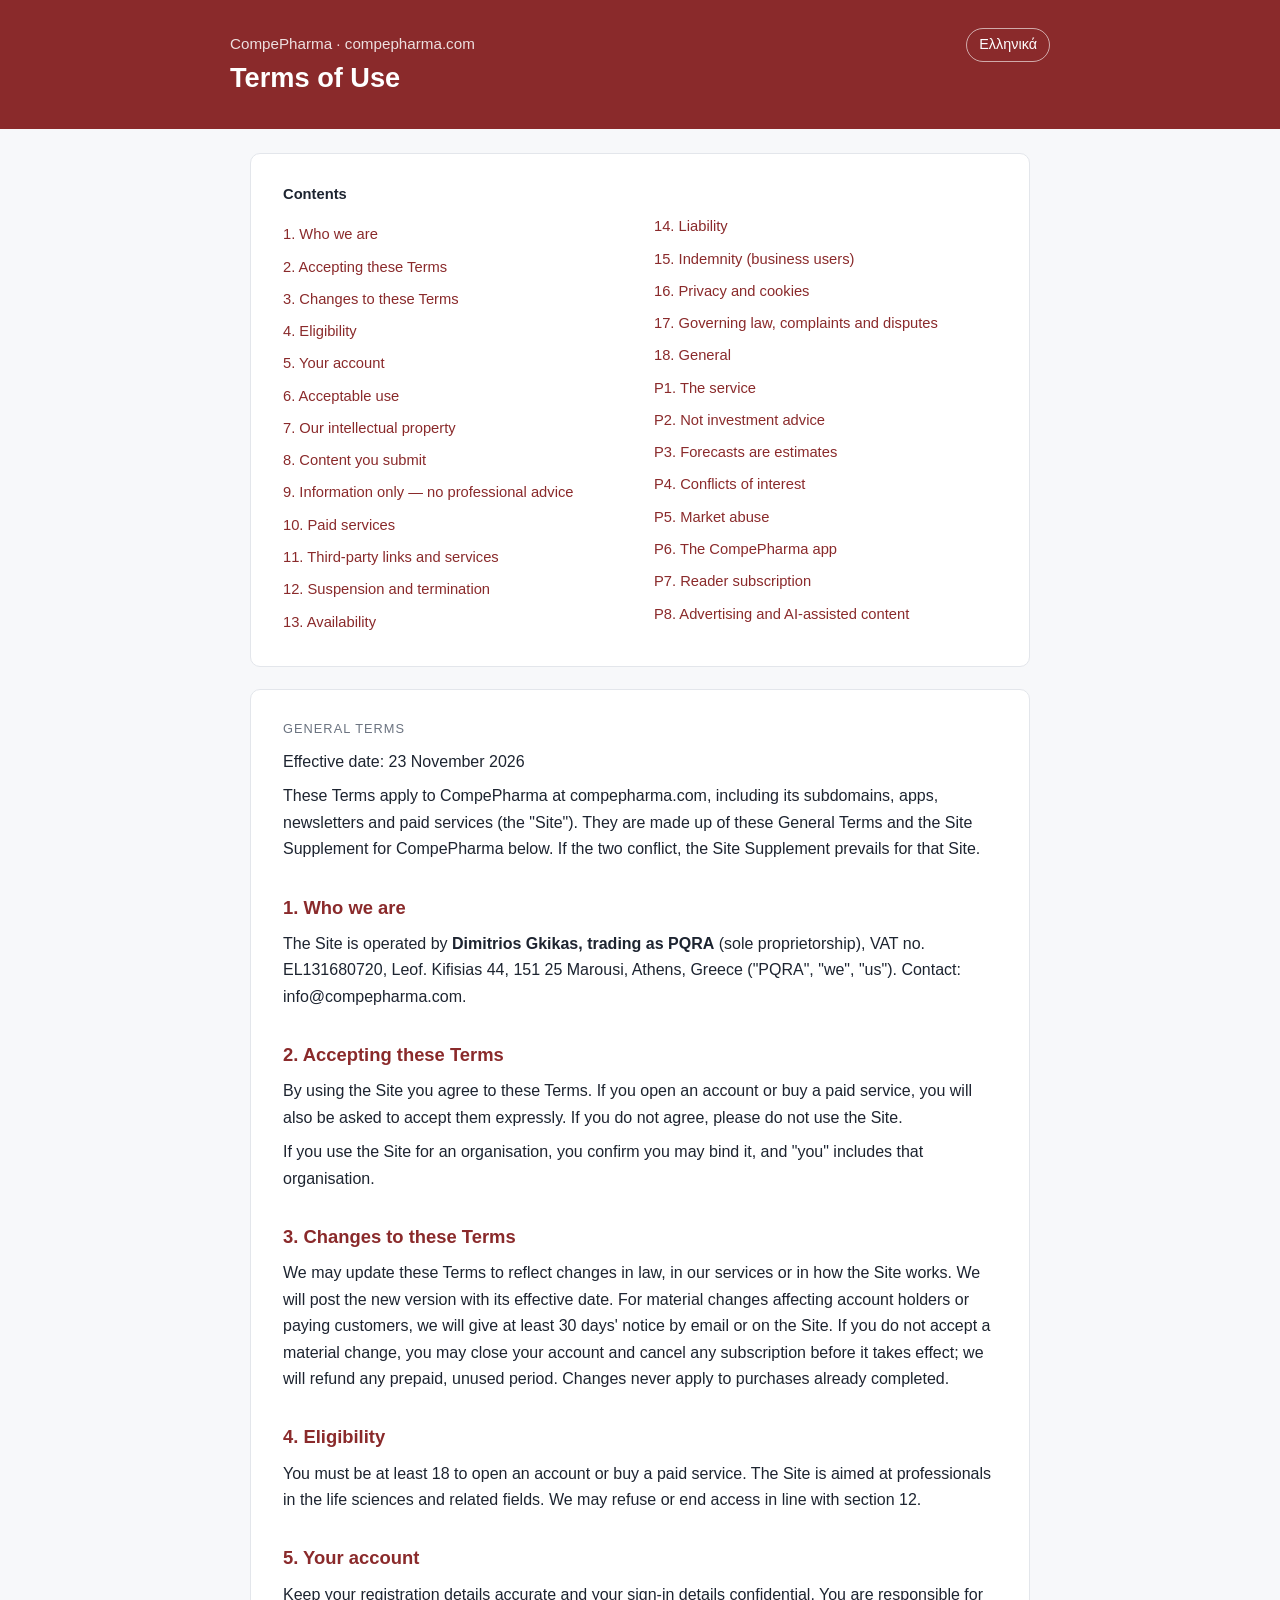
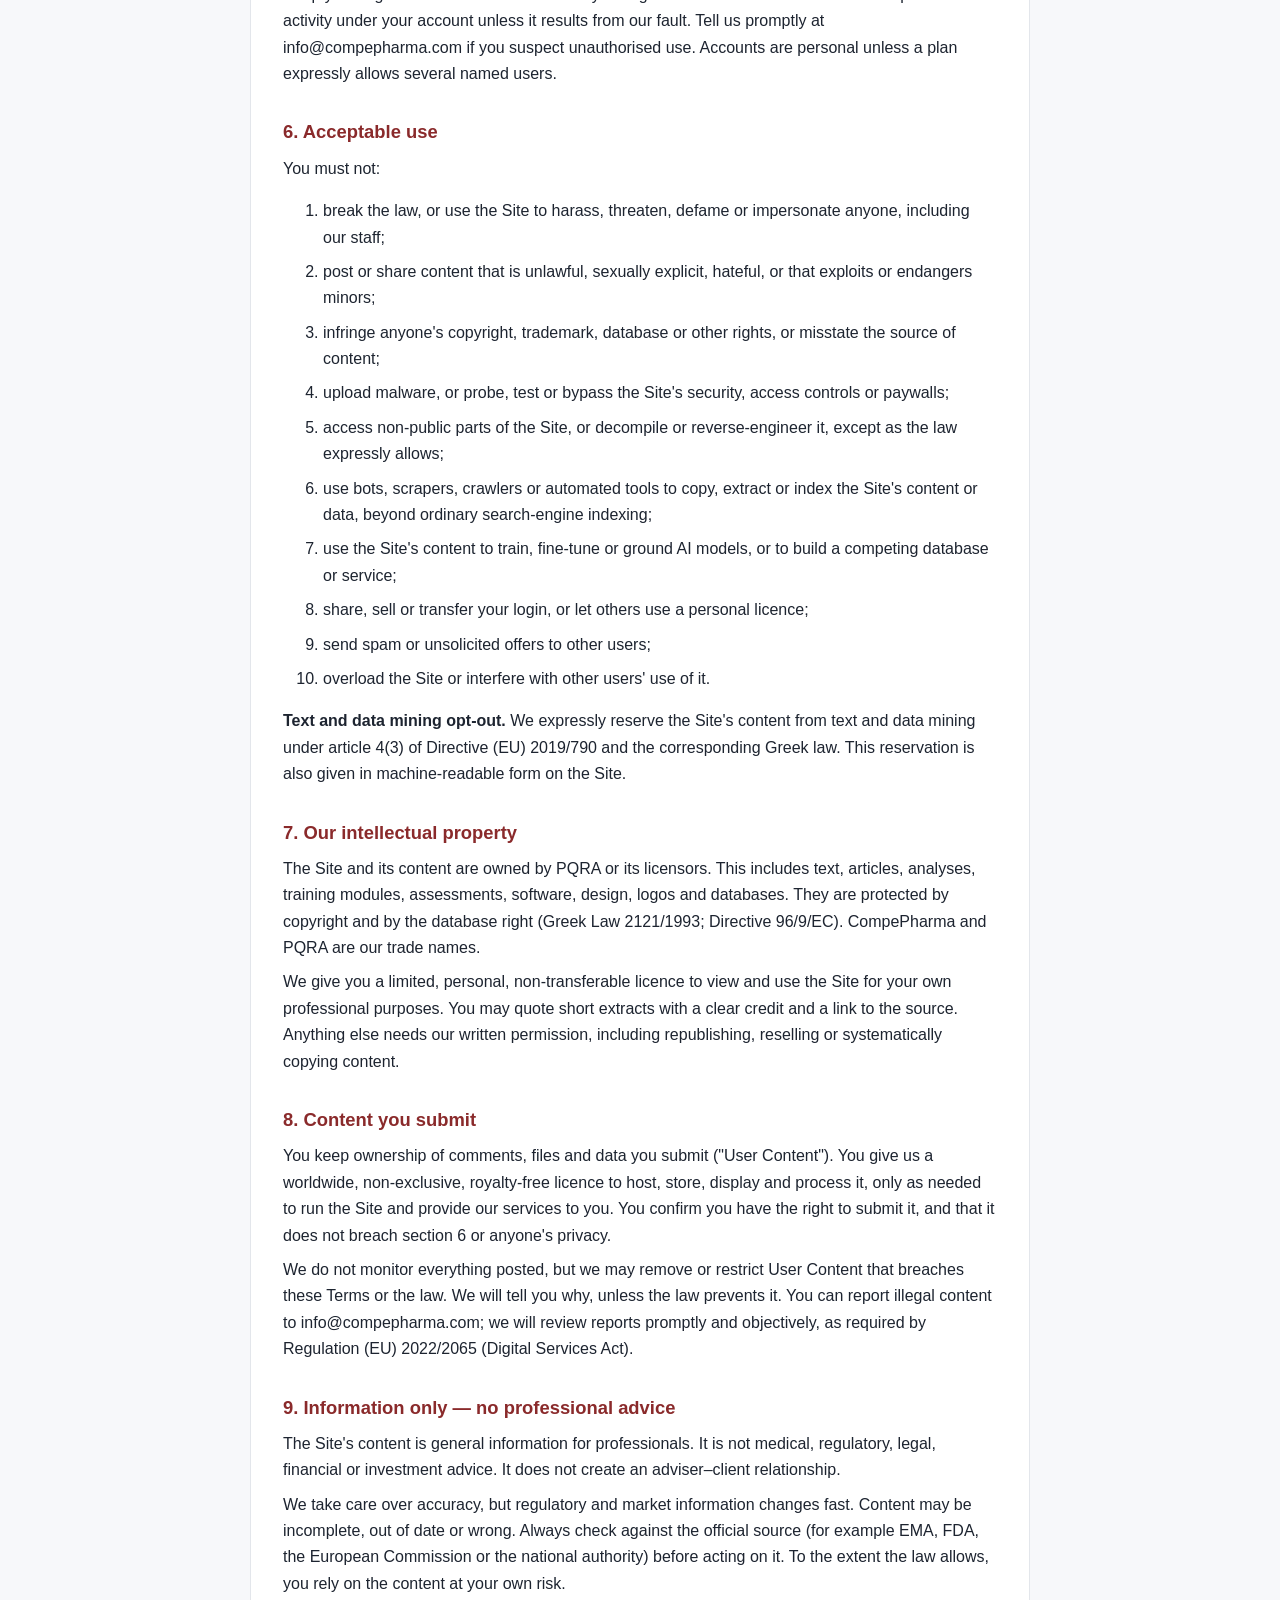
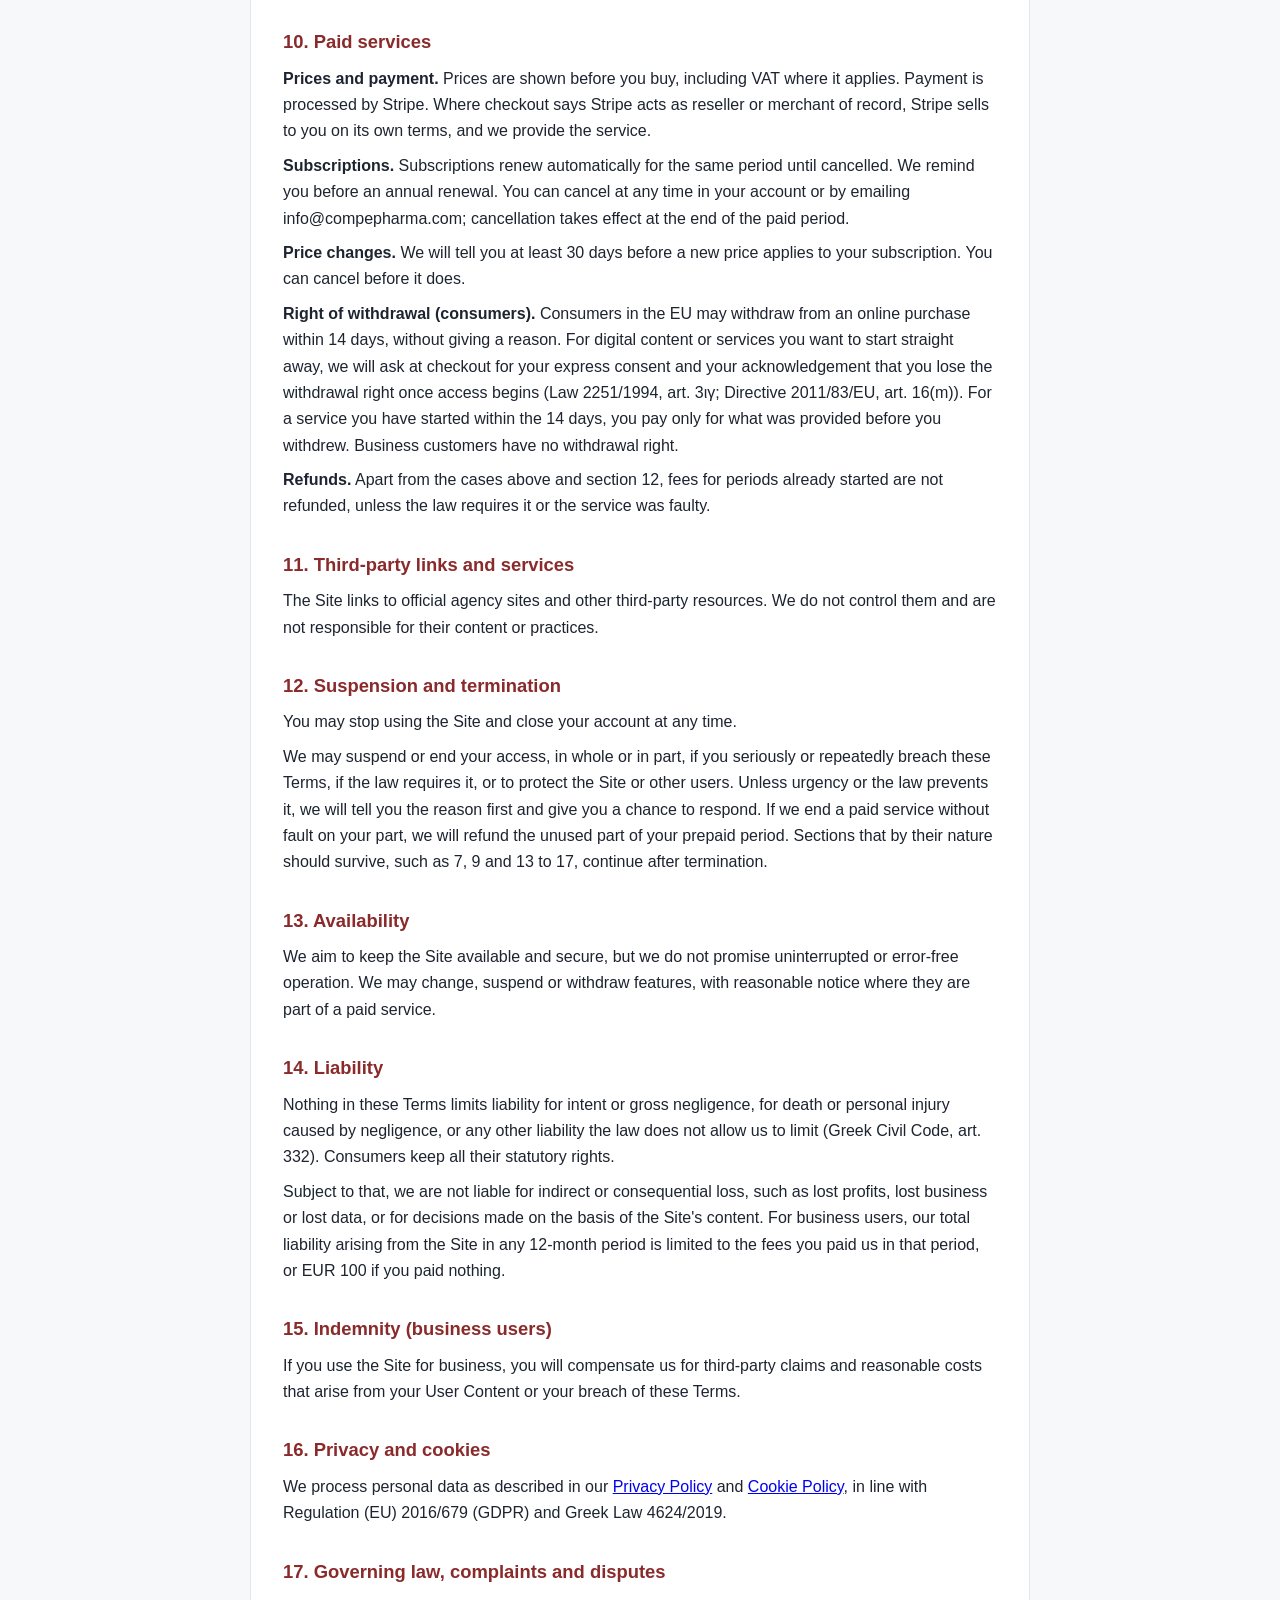
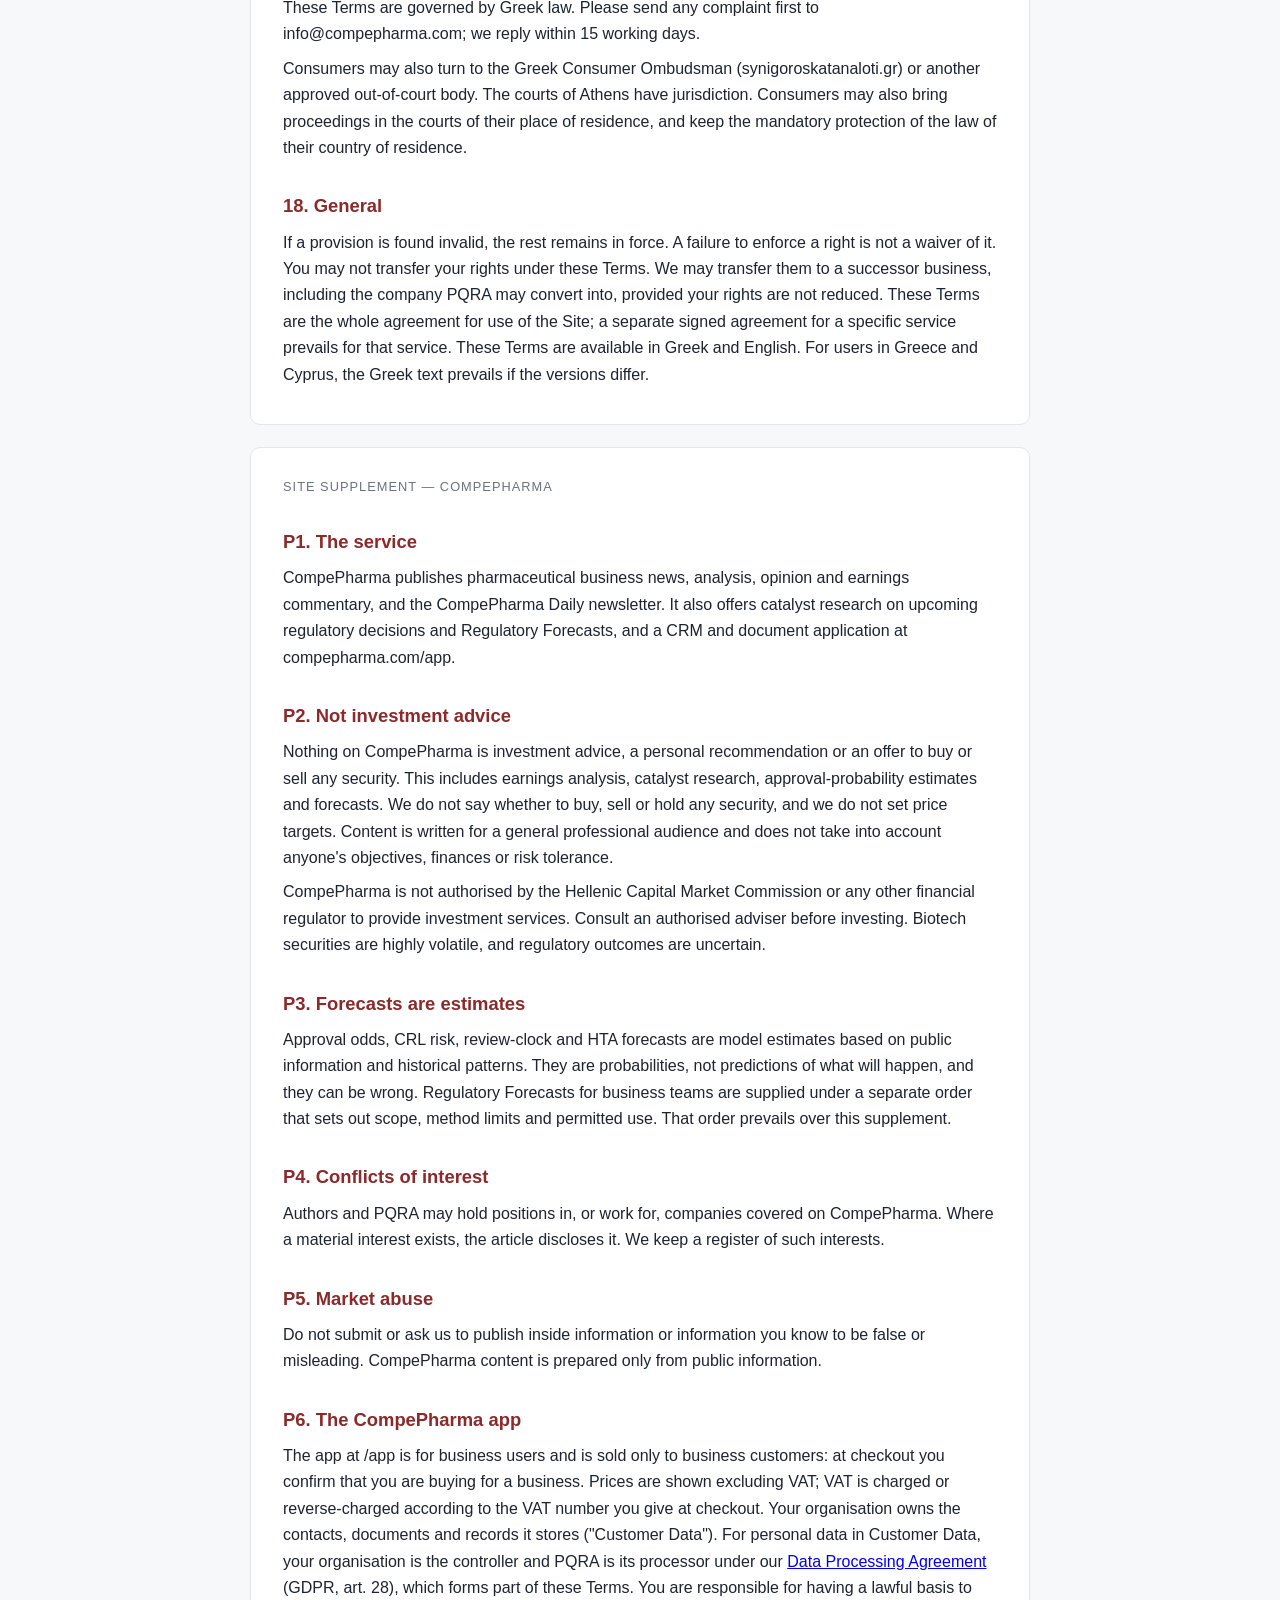
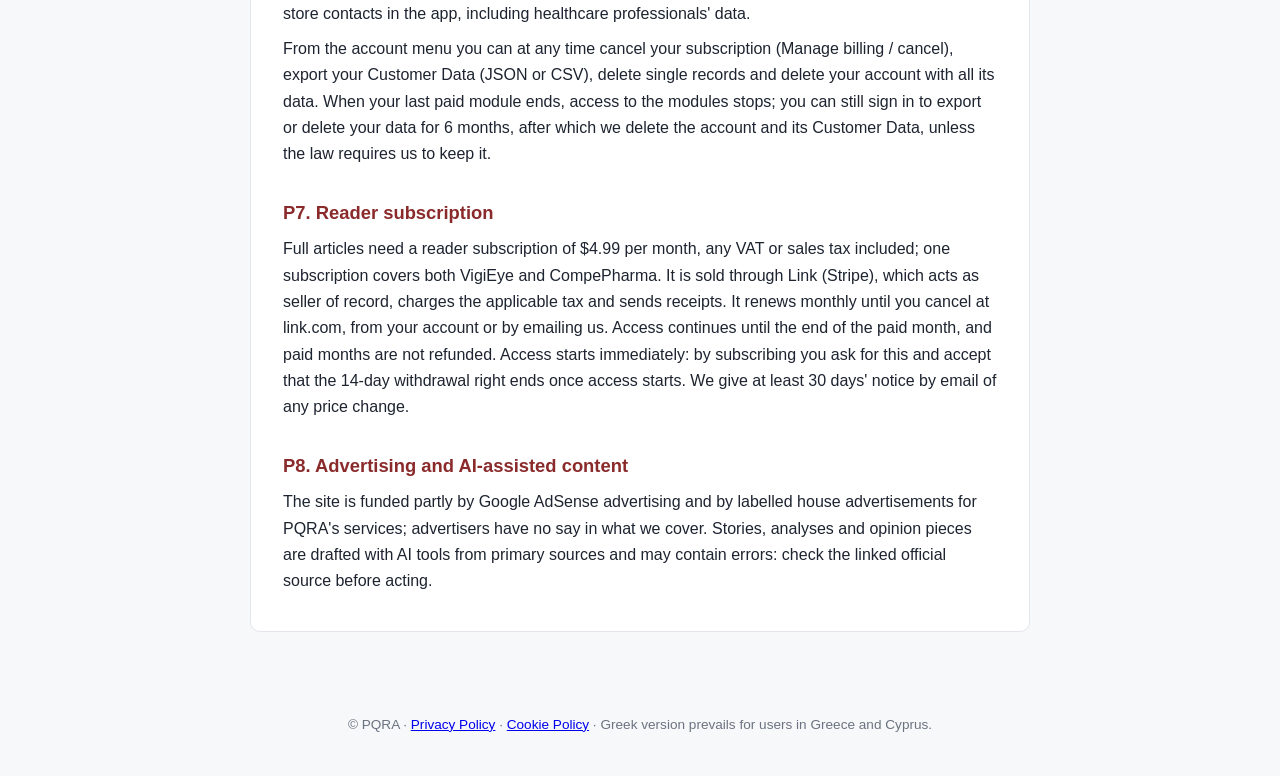
<file: static/legal/terms-en.html>
<!DOCTYPE html>
<html lang="en">
<head>
<meta charset="utf-8">
<meta name="viewport" content="width=device-width,initial-scale=1">
<meta name="tdm-reservation" content="1">
<meta name="robots" content="noai, noimageai">
<title>Terms of Use | CompePharma</title>
<link rel="alternate" hreflang="el" href="/terms/el">
<style>
:root{--accent:#8a2a2b}
*{box-sizing:border-box}
body{margin:0;font:16px/1.65 -apple-system,BlinkMacSystemFont,"Segoe UI",Roboto,"Noto Sans",Arial,sans-serif;color:#1d2430;background:#f7f8fa}
header{background:var(--accent);color:#fff;padding:28px 20px}
header .wrap{display:flex;justify-content:space-between;align-items:baseline;gap:16px;flex-wrap:wrap}
header h1{margin:0;font-size:1.7rem;font-weight:650}
header .site{opacity:.85;font-size:.95rem}
header a{color:#fff;border:1px solid rgba(255,255,255,.6);padding:4px 12px;border-radius:999px;text-decoration:none;font-size:.9rem}
.wrap{max-width:820px;margin:0 auto}
main{padding:24px 20px 60px}
.card{background:#fff;border:1px solid #e3e6eb;border-radius:10px;padding:28px 32px;margin-bottom:22px}
nav.toc{font-size:.92rem}
nav.toc ul{columns:2;column-gap:28px;list-style:none;padding:0;margin:8px 0 0}
nav.toc a{color:var(--accent);text-decoration:none}
h2{font-size:1.15rem;margin:30px 0 8px;color:var(--accent)}
.card>h2:first-child{margin-top:0}
.part{font-size:.8rem;letter-spacing:.08em;text-transform:uppercase;color:#6b7380;margin:0 0 10px}
p,li{margin:8px 0}
mark{background:#fff3b0;padding:0 3px;border-radius:3px}
footer{color:#6b7380;font-size:.85rem;text-align:center;padding:0 20px 40px}
@media(max-width:600px){.card{padding:20px}nav.toc ul{columns:1}}
@media print{header{background:none;color:#000}header a,nav.toc{display:none}.card{border:none;padding:0}}
</style>
</head>
<body>
<header><div class="wrap"><div><div class="site"><a href="/" style="border:0;padding:0;font-size:inherit">CompePharma</a> · compepharma.com</div><h1>Terms of Use</h1></div>
<a href="/terms/el" hreflang="el">Ελληνικά</a></div></header>
<main class="wrap">
<div class="card"><nav class="toc"><strong>Contents</strong><ul><li><a href="#1-who-we-are">1. Who we are</a></li><li><a href="#2-accepting-these-terms">2. Accepting these Terms</a></li><li><a href="#3-changes-to-these-terms">3. Changes to these Terms</a></li><li><a href="#4-eligibility">4. Eligibility</a></li><li><a href="#5-your-account">5. Your account</a></li><li><a href="#6-acceptable-use">6. Acceptable use</a></li><li><a href="#7-our-intellectual-property">7. Our intellectual property</a></li><li><a href="#8-content-you-submit">8. Content you submit</a></li><li><a href="#9-information-only-no-professional-advice">9. Information only — no professional advice</a></li><li><a href="#10-paid-services">10. Paid services</a></li><li><a href="#11-third-party-links-and-services">11. Third-party links and services</a></li><li><a href="#12-suspension-and-termination">12. Suspension and termination</a></li><li><a href="#13-availability">13. Availability</a></li><li><a href="#14-liability">14. Liability</a></li><li><a href="#15-indemnity-business-users">15. Indemnity (business users)</a></li><li><a href="#16-privacy-and-cookies">16. Privacy and cookies</a></li><li><a href="#17-governing-law-complaints-and-disputes">17. Governing law, complaints and disputes</a></li><li><a href="#18-general">18. General</a></li><li><a href="#p1-the-service">P1. The service</a></li><li><a href="#p2-not-investment-advice">P2. Not investment advice</a></li><li><a href="#p3-forecasts-are-estimates">P3. Forecasts are estimates</a></li><li><a href="#p4-conflicts-of-interest">P4. Conflicts of interest</a></li><li><a href="#p5-market-abuse">P5. Market abuse</a></li><li><a href="#p6-the-compepharma-app">P6. The CompePharma app</a></li><li><a href="#p7-reader-subscription">P7. Reader subscription</a></li><li><a href="#p8-advertising-and-ai-assisted-content">P8. Advertising and AI-assisted content</a></li></ul></nav></div>
<div class="card"><p class="part">General Terms</p><p>Effective date: 23 November 2026</p>
<p>These Terms apply to CompePharma at compepharma.com, including its subdomains, apps, newsletters and paid services (the "Site"). They are made up of these General Terms and the Site Supplement for CompePharma below. If the two conflict, the Site Supplement prevails for that Site.</p>
<h2 id="1-who-we-are">1. Who we are</h2>
<p>The Site is operated by <strong>Dimitrios Gkikas, trading as PQRA</strong> (sole proprietorship), VAT no. EL131680720, Leof. Kifisias 44, 151 25 Marousi, Athens, Greece ("PQRA", "we", "us"). Contact: info@compepharma.com.</p>
<h2 id="2-accepting-these-terms">2. Accepting these Terms</h2>
<p>By using the Site you agree to these Terms. If you open an account or buy a paid service, you will also be asked to accept them expressly. If you do not agree, please do not use the Site.</p>
<p>If you use the Site for an organisation, you confirm you may bind it, and "you" includes that organisation.</p>
<h2 id="3-changes-to-these-terms">3. Changes to these Terms</h2>
<p>We may update these Terms to reflect changes in law, in our services or in how the Site works. We will post the new version with its effective date. For material changes affecting account holders or paying customers, we will give at least 30 days' notice by email or on the Site. If you do not accept a material change, you may close your account and cancel any subscription before it takes effect; we will refund any prepaid, unused period. Changes never apply to purchases already completed.</p>
<h2 id="4-eligibility">4. Eligibility</h2>
<p>You must be at least 18 to open an account or buy a paid service. The Site is aimed at professionals in the life sciences and related fields. We may refuse or end access in line with section 12.</p>
<h2 id="5-your-account">5. Your account</h2>
<p>Keep your registration details accurate and your sign-in details confidential. You are responsible for activity under your account unless it results from our fault. Tell us promptly at info@compepharma.com if you suspect unauthorised use. Accounts are personal unless a plan expressly allows several named users.</p>
<h2 id="6-acceptable-use">6. Acceptable use</h2>
<p>You must not:</p>
<ol>
<li>break the law, or use the Site to harass, threaten, defame or impersonate anyone, including our staff;</li>
<li>post or share content that is unlawful, sexually explicit, hateful, or that exploits or endangers minors;</li>
<li>infringe anyone's copyright, trademark, database or other rights, or misstate the source of content;</li>
<li>upload malware, or probe, test or bypass the Site's security, access controls or paywalls;</li>
<li>access non-public parts of the Site, or decompile or reverse-engineer it, except as the law expressly allows;</li>
<li>use bots, scrapers, crawlers or automated tools to copy, extract or index the Site's content or data, beyond ordinary search-engine indexing;</li>
<li>use the Site's content to train, fine-tune or ground AI models, or to build a competing database or service;</li>
<li>share, sell or transfer your login, or let others use a personal licence;</li>
<li>send spam or unsolicited offers to other users;</li>
<li>overload the Site or interfere with other users' use of it.</li>
</ol>
<p><strong>Text and data mining opt-out.</strong> We expressly reserve the Site's content from text and data mining under article 4(3) of Directive (EU) 2019/790 and the corresponding Greek law. This reservation is also given in machine-readable form on the Site.</p>
<h2 id="7-our-intellectual-property">7. Our intellectual property</h2>
<p>The Site and its content are owned by PQRA or its licensors. This includes text, articles, analyses, training modules, assessments, software, design, logos and databases. They are protected by copyright and by the database right (Greek Law 2121/1993; Directive 96/9/EC). CompePharma and PQRA are our trade names.</p>
<p>We give you a limited, personal, non-transferable licence to view and use the Site for your own professional purposes. You may quote short extracts with a clear credit and a link to the source. Anything else needs our written permission, including republishing, reselling or systematically copying content.</p>
<h2 id="8-content-you-submit">8. Content you submit</h2>
<p>You keep ownership of comments, files and data you submit ("User Content"). You give us a worldwide, non-exclusive, royalty-free licence to host, store, display and process it, only as needed to run the Site and provide our services to you. You confirm you have the right to submit it, and that it does not breach section 6 or anyone's privacy.</p>
<p>We do not monitor everything posted, but we may remove or restrict User Content that breaches these Terms or the law. We will tell you why, unless the law prevents it. You can report illegal content to info@compepharma.com; we will review reports promptly and objectively, as required by Regulation (EU) 2022/2065 (Digital Services Act).</p>
<h2 id="9-information-only-no-professional-advice">9. Information only — no professional advice</h2>
<p>The Site's content is general information for professionals. It is not medical, regulatory, legal, financial or investment advice. It does not create an adviser–client relationship.</p>
<p>We take care over accuracy, but regulatory and market information changes fast. Content may be incomplete, out of date or wrong. Always check against the official source (for example EMA, FDA, the European Commission or the national authority) before acting on it. To the extent the law allows, you rely on the content at your own risk.</p>
<h2 id="10-paid-services">10. Paid services</h2>
<p><strong>Prices and payment.</strong> Prices are shown before you buy, including VAT where it applies. Payment is processed by Stripe. Where checkout says Stripe acts as reseller or merchant of record, Stripe sells to you on its own terms, and we provide the service.</p>
<p><strong>Subscriptions.</strong> Subscriptions renew automatically for the same period until cancelled. We remind you before an annual renewal. You can cancel at any time in your account or by emailing info@compepharma.com; cancellation takes effect at the end of the paid period.</p>
<p><strong>Price changes.</strong> We will tell you at least 30 days before a new price applies to your subscription. You can cancel before it does.</p>
<p><strong>Right of withdrawal (consumers).</strong> Consumers in the EU may withdraw from an online purchase within 14 days, without giving a reason. For digital content or services you want to start straight away, we will ask at checkout for your express consent and your acknowledgement that you lose the withdrawal right once access begins (Law 2251/1994, art. 3ιγ; Directive 2011/83/EU, art. 16(m)). For a service you have started within the 14 days, you pay only for what was provided before you withdrew. Business customers have no withdrawal right.</p>
<p><strong>Refunds.</strong> Apart from the cases above and section 12, fees for periods already started are not refunded, unless the law requires it or the service was faulty.</p>
<h2 id="11-third-party-links-and-services">11. Third-party links and services</h2>
<p>The Site links to official agency sites and other third-party resources. We do not control them and are not responsible for their content or practices.</p>
<h2 id="12-suspension-and-termination">12. Suspension and termination</h2>
<p>You may stop using the Site and close your account at any time.</p>
<p>We may suspend or end your access, in whole or in part, if you seriously or repeatedly breach these Terms, if the law requires it, or to protect the Site or other users. Unless urgency or the law prevents it, we will tell you the reason first and give you a chance to respond. If we end a paid service without fault on your part, we will refund the unused part of your prepaid period. Sections that by their nature should survive, such as 7, 9 and 13 to 17, continue after termination.</p>
<h2 id="13-availability">13. Availability</h2>
<p>We aim to keep the Site available and secure, but we do not promise uninterrupted or error-free operation. We may change, suspend or withdraw features, with reasonable notice where they are part of a paid service.</p>
<h2 id="14-liability">14. Liability</h2>
<p>Nothing in these Terms limits liability for intent or gross negligence, for death or personal injury caused by negligence, or any other liability the law does not allow us to limit (Greek Civil Code, art. 332). Consumers keep all their statutory rights.</p>
<p>Subject to that, we are not liable for indirect or consequential loss, such as lost profits, lost business or lost data, or for decisions made on the basis of the Site's content. For business users, our total liability arising from the Site in any 12-month period is limited to the fees you paid us in that period, or EUR 100 if you paid nothing.</p>
<h2 id="15-indemnity-business-users">15. Indemnity (business users)</h2>
<p>If you use the Site for business, you will compensate us for third-party claims and reasonable costs that arise from your User Content or your breach of these Terms.</p>
<h2 id="16-privacy-and-cookies">16. Privacy and cookies</h2>
<p>We process personal data as described in our <a href="/privacy">Privacy Policy</a> and <a href="/cookies">Cookie Policy</a>, in line with Regulation (EU) 2016/679 (GDPR) and Greek Law 4624/2019.</p>
<h2 id="17-governing-law-complaints-and-disputes">17. Governing law, complaints and disputes</h2>
<p>These Terms are governed by Greek law. Please send any complaint first to info@compepharma.com; we reply within 15 working days.</p>
<p>Consumers may also turn to the Greek Consumer Ombudsman (synigoroskatanaloti.gr) or another approved out-of-court body. The courts of Athens have jurisdiction. Consumers may also bring proceedings in the courts of their place of residence, and keep the mandatory protection of the law of their country of residence.</p>
<h2 id="18-general">18. General</h2>
<p>If a provision is found invalid, the rest remains in force. A failure to enforce a right is not a waiver of it. You may not transfer your rights under these Terms. We may transfer them to a successor business, including the company PQRA may convert into, provided your rights are not reduced. These Terms are the whole agreement for use of the Site; a separate signed agreement for a specific service prevails for that service. These Terms are available in Greek and English. For users in Greece and Cyprus, the Greek text prevails if the versions differ.</p></div>
<div class="card"><p class="part">Site Supplement — CompePharma</p><h2 id="p1-the-service">P1. The service</h2>
<p>CompePharma publishes pharmaceutical business news, analysis, opinion and earnings commentary, and the CompePharma Daily newsletter. It also offers catalyst research on upcoming regulatory decisions and Regulatory Forecasts, and a CRM and document application at compepharma.com/app.</p>
<h2 id="p2-not-investment-advice">P2. Not investment advice</h2>
<p>Nothing on CompePharma is investment advice, a personal recommendation or an offer to buy or sell any security. This includes earnings analysis, catalyst research, approval-probability estimates and forecasts. We do not say whether to buy, sell or hold any security, and we do not set price targets. Content is written for a general professional audience and does not take into account anyone's objectives, finances or risk tolerance.</p>
<p>CompePharma is not authorised by the Hellenic Capital Market Commission or any other financial regulator to provide investment services. Consult an authorised adviser before investing. Biotech securities are highly volatile, and regulatory outcomes are uncertain.</p>
<h2 id="p3-forecasts-are-estimates">P3. Forecasts are estimates</h2>
<p>Approval odds, CRL risk, review-clock and HTA forecasts are model estimates based on public information and historical patterns. They are probabilities, not predictions of what will happen, and they can be wrong. Regulatory Forecasts for business teams are supplied under a separate order that sets out scope, method limits and permitted use. That order prevails over this supplement.</p>
<h2 id="p4-conflicts-of-interest">P4. Conflicts of interest</h2>
<p>Authors and PQRA may hold positions in, or work for, companies covered on CompePharma. Where a material interest exists, the article discloses it. We keep a register of such interests.</p>
<h2 id="p5-market-abuse">P5. Market abuse</h2>
<p>Do not submit or ask us to publish inside information or information you know to be false or misleading. CompePharma content is prepared only from public information.</p>
<h2 id="p6-the-compepharma-app">P6. The CompePharma app</h2>
<p>The app at /app is for business users and is sold only to business customers: at checkout you confirm that you are buying for a business. Prices are shown excluding VAT; VAT is charged or reverse-charged according to the VAT number you give at checkout. Your organisation owns the contacts, documents and records it stores ("Customer Data"). For personal data in Customer Data, your organisation is the controller and PQRA is its processor under our <a href="/dpa">Data Processing Agreement</a> (GDPR, art. 28), which forms part of these Terms. You are responsible for having a lawful basis to store contacts in the app, including healthcare professionals' data.</p>
<p>From the account menu you can at any time cancel your subscription (Manage billing / cancel), export your Customer Data (JSON or CSV), delete single records and delete your account with all its data. When your last paid module ends, access to the modules stops; you can still sign in to export or delete your data for 6 months, after which we delete the account and its Customer Data, unless the law requires us to keep it.</p>
<h2 id="p7-reader-subscription">P7. Reader subscription</h2>
<p>Full articles need a reader subscription of $4.99 per month, any VAT or sales tax included; one subscription covers both VigiEye and CompePharma. It is sold through Link (Stripe), which acts as seller of record, charges the applicable tax and sends receipts. It renews monthly until you cancel at link.com, from your account or by emailing us. Access continues until the end of the paid month, and paid months are not refunded. Access starts immediately: by subscribing you ask for this and accept that the 14-day withdrawal right ends once access starts. We give at least 30 days' notice by email of any price change.</p>
<h2 id="p8-advertising-and-ai-assisted-content">P8. Advertising and AI-assisted content</h2>
<p>The site is funded partly by Google AdSense advertising and by labelled house advertisements for PQRA's services; advertisers have no say in what we cover. Stories, analyses and opinion pieces are drafted with AI tools from primary sources and may contain errors: check the linked official source before acting.</p></div>
</main>
<footer>© PQRA · <a href="/privacy">Privacy Policy</a> · <a href="/cookies">Cookie Policy</a> · Greek version prevails for users in Greece and Cyprus.</footer>
</body>
</html>
</file>
